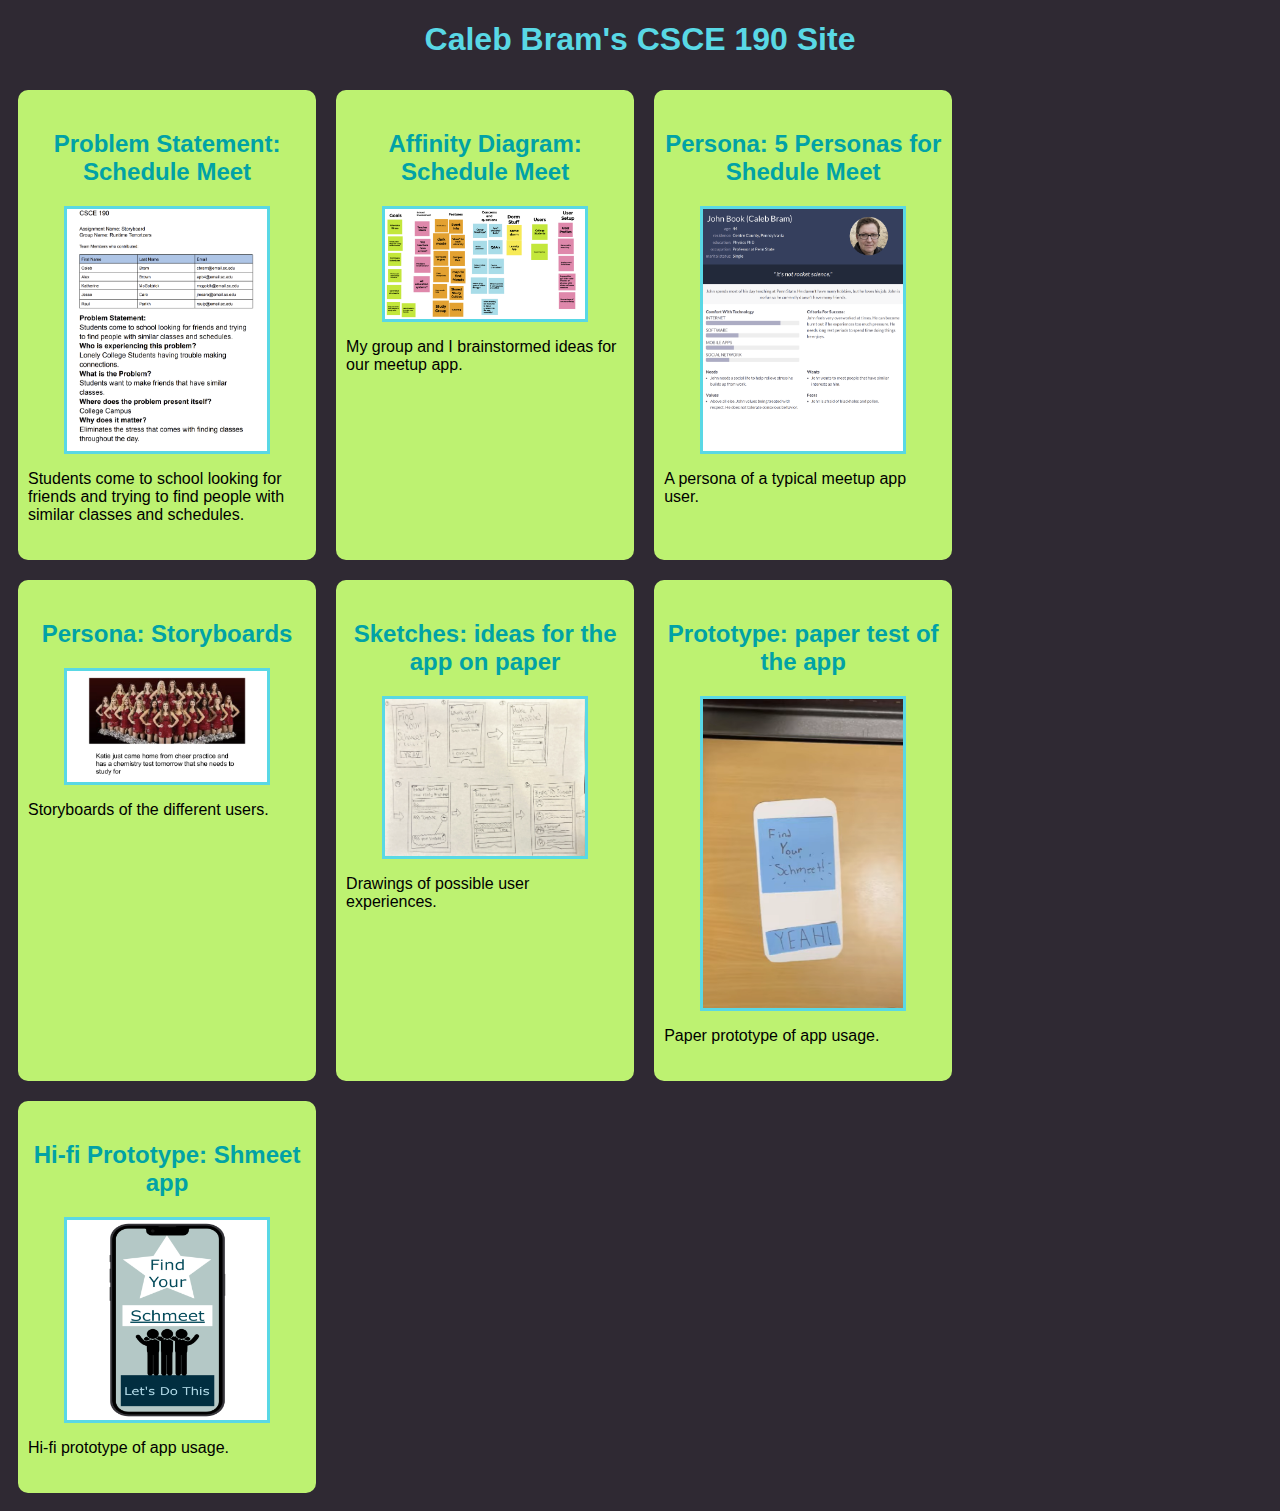
<file: index.html>
<!DOCTYPE html>
<html>
    <head>
        <title>CSCE 190: Caleb Bram</title>
        <link rel="stylesheet" href="styles.css">
    </head>
    <body>
        <h1>Caleb Bram's CSCE 190 Site</h1>

        <div class="assignments">
            <!-- Problem Statement Assignment-->
            <section class="assignment">
                <a href="files/problem-statement.pdf"><h2>Problem Statement: Schedule Meet</h2></a>
                <a href="files/problem-statement.pdf"><img src="Images/Problem Statement Picture.png"></a>
                <p>
                    Students come to school looking for friends and trying to find people with similar classes and schedules.
                </p>
            </section>

            <!-- Affinity Diagram Assignment-->
            <section class="assignment">
                 <a href="files/affinity-diagram.pdf"><h2>Affinity Diagram: Schedule Meet</h2></a>
                <a href="files/affinity-diagram.pdf"><img src="Images/Runtime Terrorizers Affinity Diagram.png"></a>
                <p>
                    My group and I brainstormed ideas for our  meetup app.
                </p>
            </section>

            <!-- Persona Assignment-->
            <section class="assignment">
                <a href="files/Runtime Terrorizers Personas.pdf"><h2>Persona: 5 Personas for Shedule Meet</h2></a>
                <a href="files/Runtime Terrorizers Personas.pdf"><img src="Images/Personas.png"></a>
                <p>
                    A persona of a typical meetup app user.
                </p>
            </section>

            <!-- Story Board Assignment-->
            <section class="assignment">
                <a href="files/Runtime Terrorizers Storyboard Combined.pdf"><h2>Persona: Storyboards</h2></a>
                <a href="files/Runtime Terrorizers Storyboard Combined.pdf"><img src="Images/Runtime Terrorizers Storyboard Picture.png"></a>
                <p>
                    Storyboards of the different users.
                </p>
            </section>

            <!-- Persona Assignment-->
            <section class="assignment">
                <a href="files/sketch.pdf"><h2>Sketches: ideas for the app on paper</h2></a>
                <a href="files/sketch.pdf"><img src="Images/sketch.png"></a>
                <p>
                    Drawings of possible user experiences.
                </p>
            </section>

                <!-- Prototype Assignment-->
            <section class="assignment">
                <a href="https://www.youtube.com/watch?v=sHh3nb0GKdA&t=57s"><h2>Prototype: paper test of the app</h2></a>  
                <a href="https://www.youtube.com/watch?v=sHh3nb0GKdA&t=57s"><img src="Images/paper-prototype.png"></a>
                <p>
                    Paper prototype of app usage.
                </p>
            </section>

            <!-- Low-fi Assignment-->
            <section class="assignment">
                <a href="files/hi-fi Shmeet/preview.html"><h2>Hi-fi Prototype: Shmeet app</h2></a>  
                <a href="files/hi-fi Shmeet/preview.html"><img src="Images/hi-fi.png"></a>
                <p>
                    Hi-fi prototype of app usage.
                </p>
            </section>
        </div>
    </body>
</html>
</file>
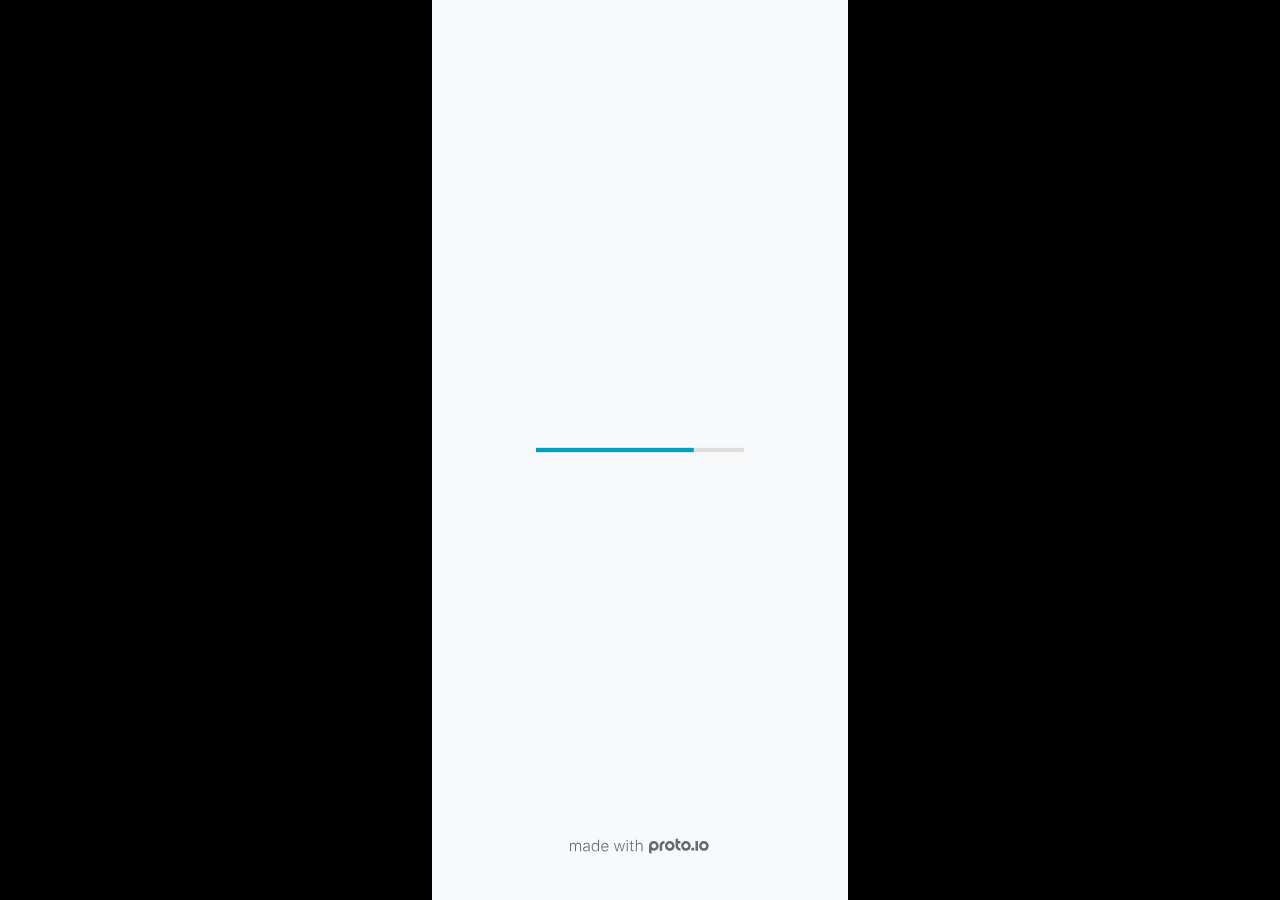
<file: files/hi-fi Shmeet/fullscreen.html>
<!DOCTYPE HTML>
	<head>
		<meta charset="utf-8">

        
			<meta name="HandheldFriendly" content="True">
			<meta name="MobileOptimized" content="390"> 

			
			
			
			<meta name="viewport" content="minimum-scale=1, maximum-scale=1, initial-scale=1, user-scalable=no, shrink-to-fit=no" />

			
				<meta name="apple-mobile-web-app-capable" content="yes" />
				<meta name="apple-mobile-web-app-status-bar-style" content="black-translucent" />
			

			<meta name="format-detection" content="telephone=no">


			

            
            <link rel="icon" sizes="192x192" href="./src/assets/branding/android-icon-hires.png">
            <link rel="icon" sizes="128x128" href="./src/assets/branding/android-icon.png">

            
            <link href="./src/assets/branding/apple-touch-icon-retina180.png" sizes="180x180" rel="apple-touch-icon">

            
            <link href="./src/assets/branding/apple-touch-icon-retina.png" sizes="114x114" rel="apple-touch-icon">

            
            <link href="./src/assets/branding/apple-touch-icon.png" sizes="57x57" rel="apple-touch-icon">

            
            <link href="./src/assets/branding/startup.png" media="(device-width: 320px)" rel="apple-touch-startup-image">

            
            <link href="./src/assets/branding/startup-retina.png" media="(device-width: 320px) and (device-height: 480px) and (-webkit-device-pixel-ratio: 2)" rel="apple-touch-startup-image">

            
            <link href="./src/assets/branding/startup-568.png" media="(device-width: 320px) and (device-height: 568px) and (-webkit-device-pixel-ratio: 2)" rel="apple-touch-startup-image">

            
            <link href="./src/assets/branding/startup-retina-6.png" media="(device-width: 375px) and (device-height: 667px) and (orientation: portrait) and (-webkit-device-pixel-ratio: 2)" rel="apple-touch-startup-image">

            
            <link href="./src/assets/branding/startup-retina-6plus.png" media="(device-width: 414px) and (device-height: 736px) and (orientation: portrait) and (-webkit-device-pixel-ratio: 3)" rel="apple-touch-startup-image">

            
            <link href="./src/assets/branding/startup-retina-6plus-landscape.png" media="(device-width: 414px) and (device-height: 736px) and (orientation: landscape) and (-webkit-device-pixel-ratio: 3)" rel="apple-touch-startup-image">

            
            <link href="./src/assets/branding/startup-ipad.png" media="(device-width: 768px) and (orientation: portrait)" rel="apple-touch-startup-image">

            
            <link href="./src/assets/branding/startup-ipad-landscape.png" media="(device-width: 768px) and (orientation: landscape)" rel="apple-touch-startup-image">

            
            <link href="./src/assets/branding/startup-ipad-retina.png" media="(device-width: 768px) and (orientation: portrait) and (-webkit-device-pixel-ratio: 2)" rel="apple-touch-startup-image">

            
            <link href="./src/assets/branding/startup-ipad-landscape-retina.png" media="(device-width: 768px) and (orientation: landscape) and (-webkit-device-pixel-ratio: 2)" rel="apple-touch-startup-image">

            
            <link href="./src/assets/branding/startup-ipad-pro.png" media="(device-width: 1024px) and (orientation: portrait) and (-webkit-device-pixel-ratio: 2)" rel="apple-touch-startup-image">

            
            <link href="./src/assets/branding/startup-ipad-pro-landscape.png" media="(device-width: 1024px) and (orientation: landscape) and (-webkit-device-pixel-ratio: 2)" rel="apple-touch-startup-image">

			<meta http-equiv="cleartype" content="on"> 


			

		<title>Schmeet! - Proto.io player</title>

		
				<link type="text/css" rel="stylesheet" href="./src/stylesheets/preview-letterbox-min.css">
				<script type="text/javascript" src="./src/scripts/preview-letterbox-min.js"></script>
			

		<script type="text/javascript">
			var prx = window.prx || {};
			prx.letterboxmode = true;
			prx.orientation = 'portrait';
			prx.orientations = {};
			prx.orientations.portrait = 1;
			prx.orientations.landscape = 1;
			prx.project = {};
			prx.project.id = 'd05e4457-3a91-4125-8672-8dbe32eaf59c';
			prx.project.title = 'Schmeet!';
			prx.project.version = 0;
			prx.project.livepreview = 0;
			prx.project.account = "katherinemcgoldrick";
			prx.activePage = {};
			
				prx.user = false;
			
			prx.flashactions = 1;

			prx.device_library = 'ios9';
			prx.device = {
					name: prx.device
					,caption: "iPhone 13"
					,defaultOrientation: 'portrait'
					,portrait_applies: 1 //new
					,portrait: [390,844]
					,landscape_applies: 1 //new
					,landscape: [844,390]
					,allow_orientation_change: 1 && 1 //new

			}

			prx.url.crossmsg = 'https://katherinemcgoldrick.proto.io';
			prx.ver = '6.8.11.0';
			prx.exitFullScreenUrl = 'https://katherinemcgoldrick.proto.io/player/index.cfm?id=d05e4457-3a91-4125-8672-8dbe32eaf59c';
			prx.openURL = '';
			prx.downloadURL = '';

			
		</script>

		

	</head>

	<body>

		
				<iframe id="pio-playerframe" src="./src/index.html" scrolling="NO" style="width: 390px; height: 844px;" webkitAllowFullScreen mozallowfullscreen allowFullScreen allowvr allow="autoplay"></iframe>
				
						<script type="text/javascript">
							// remove parameter from address bar immediately if no changes
							let url = new URL(window.location.href);
							url.searchParams.delete('hc');
							url.searchParams.delete('ap');
							window.history.replaceState({}, document.title, url.toString());
						</script>
					
	</body>

</html>
</file>
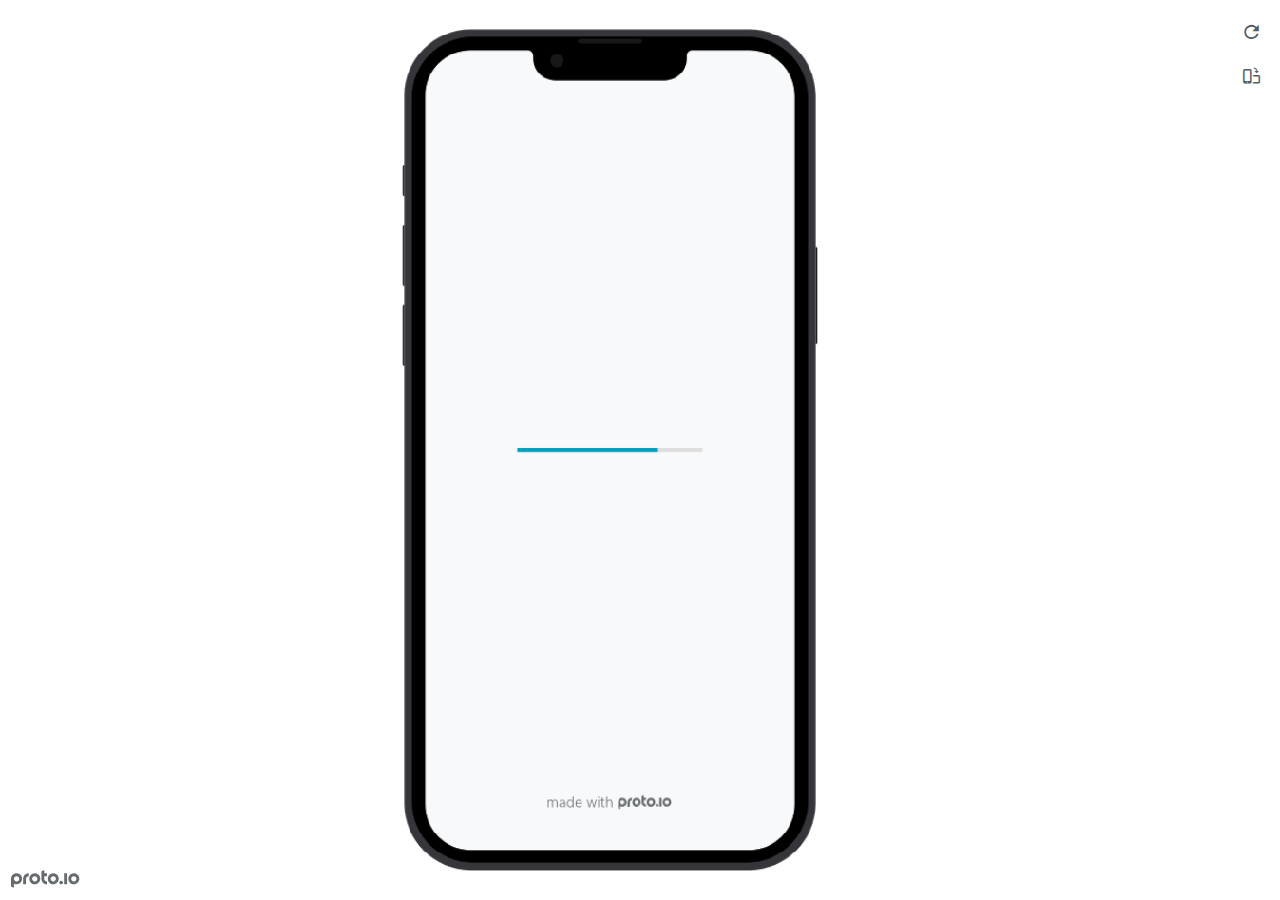
<file: files/hi-fi Shmeet/preview.html>
<!DOCTYPE HTML>
    <head>
    <meta charset="utf-8">

    <title>Schmeet! - Proto.io player</title>

    
				<link type="text/css" rel="stylesheet" href="./src/stylesheets/preview-export-min.css">
				<script type="text/javascript" src="./src/scripts/preview-export-min.js"></script>
			

    <script type="text/javascript">
        var prx = window.prx || {};
        prx.orientation = 'portrait';
        prx.orientations = {};
        prx.orientations.portrait = 1;
        prx.orientations.landscape = 1;
        prx.project = {};
        prx.project.id = 'd05e4457-3a91-4125-8672-8dbe32eaf59c';
        prx.project.title = 'Schmeet!';
        prx.project.version = 0;
        prx.project.livepreview = 0;
        prx.project.account = "katherinemcgoldrick";
        prx.activePage = {};
        prx.usercountry = "us";
        
            prx.user = false;
        
        prx.skin = 'apple-phone-iphone13_13pro-1';
        prx.ver = '6.8.11.0';
        //prx.flashactions = 1;
		prx.flashactions = 1; //we are not using the DB value anymore

        prx.nodejsassetsserver = {};
        prx.nodejsassetsserver.host = ".proto.io";
        prx.nodejsassetsserver.subdomainprefix = "https://a3";
        prx.nodejsassetsserver.maxsubdomains = "20";
        prx.account = "katherinemcgoldrick";
        prx.browserShowScreenshots = 'true';
        prx.url.crossmsg = 'https://katherinemcgoldrick.proto.io';
        prx.playerUrl = 'https://katherinemcgoldrick.proto.io/player/';
        prx.fullScreenUrl = 'https://katherinemcgoldrick.proto.io/player/fullscreen/index.cfm?id=d05e4457-3a91-4125-8672-8dbe32eaf59c';
        prx.spaces = false;
        prx.csrf_token = '0A1F39D6266CEA659675DD0C134BED39F509E56EF91B083013A153D051464981';

        prx.bShowPlayerBetaPrompt = false;

        

    </script>

    

</head>


<body style="background-color:#FFFFFF">

    

    <div class="page-sidebar">
        
        <div class="sidebar-action-buttons">

            
                <span class="header-action-button player-icon-reload embed-icon-reload" id="refresh-preview">
                    <span class="tooltip">Refresh preview</span>
                </span>
                
                    <span  class="header-action-button player-icon-rotate embed-icon-rotate" id="change-orientation">
                        <span class="tooltip">Change orientation</span>
                    </span>
                

            <div class="header-action-button player-icon-enter-fullscreen-mode-icon" id="go-fullscreen">
                <span class="tooltip">Go full screen</span>
            </div>
        </div>

    </div>

    <div id="maincontent" class="portrait">

        <div id="shortcut-pressed-outer">
            <div id="shortcut-pressed"></div>
        </div>
        

			<div class="frame_generic">
				
				<div class="body_generic skin_apple-phone-iphone13_13pro-1 skin-wrapper skin-os-apple skin-device-phone skin-model-iphone13_13pro skin-size-1 skin-color-black skin-orientation-portrait skin-dimensions-390-844">

					<div class="buttons top"></div>
					<div class="detail-top"></div>
					<div class="web-search"></div>
					<div class="buttons left"></div>

					<div class="body_generic_inner">
						
						<iframe id="pio-playerframe" src="./src/index.html" scrolling="NO" style="width: 390px; height: 844px;" webkitAllowFullScreen mozallowfullscreen allowFullScreen allowvr allow="autoplay"></iframe>
						
                                <script type="text/javascript">
                                    // remove parameter from address bar immediately if no changes
                                    let url = new URL(window.location.href);
                                    url.searchParams.delete('hc');
									url.searchParams.delete('ap');
                                    window.history.replaceState({}, document.title, url.toString());
                                </script>
                            
					</div>

					<div class="buttons right"></div>
					<div class="detail-bottom"></div>
				</div>
				
			</div>
		
    </div>

    

    
            <div id="branding"></div>
        
</body>


<script type="text/javascript">
    
</script>
</html>
</file>
<file: styles.css>
body {
    background: #2F2933;
    font-family:Arial, Helvetica, sans-serif;
}

.assignments {
    display: flex;
    flex-wrap: wrap;
}

.assignment {
    width: 22%;
    padding: 20px 10px;
    margin: 10px;
    background-color: #BDF271;
    border-radius: 10px;

}

.assignment img {
    width: 200px;
    margin: 10px;
    border: 3px solid #59D8E5;
    display: block;
    margin: auto;
}

.assignment img:hover {
    border: 3px dashed #2F2933;
}

h1 {
    color: #59D8E5;
    text-align:center;
}

h2 {
    text-align: center;
}

h1:hover {
    color: #BDF271;
}

a {
    text-decoration: none;
    color: #01A2A6;
}

a:hover {
    color: #590232;
}
</file>
<file: files/hi-fi Shmeet/src/stylesheets/preview-letterbox-min.css>
.toaster{position:absolute;right:25px;width:230px;padding:15px;z-index:200;border-radius:2px;background:#00a1c0;transition:top 100ms ease-in, right 150ms ease-in-out}.toaster .icon{display:none;float:left}.toaster .icon.offline{width:22px;height:22px;background-image:url("/images/editor/inextgen-sprite.png?v=6.8.11.0");background-position:-1500px -200px;display:block;background-position:-1500px -200px !important;display:inline-block !important}@media all and (-webkit-min-device-pixel-ratio: 1.5), all and (-o-min-device-pixel-ratio: 3 / 2), all and (min--moz-device-pixel-ratio: 1.5), all and (min-device-pixel-ratio: 1.5){.toaster .icon.offline{background-image:url("/images/editor/inextgen-sprite@2x.png?v=6.8.11.0");background-size:auto 1000px}}.toaster .icon.generic-error,.toaster .icon.timeout-error{width:22px;height:22px;background-image:url("/images/editor/inextgen-sprite.png?v=6.8.11.0");background-position:-1475px -200px;display:block;background-position:-1475px -200px !important;display:inline-block !important}@media all and (-webkit-min-device-pixel-ratio: 1.5), all and (-o-min-device-pixel-ratio: 3 / 2), all and (min--moz-device-pixel-ratio: 1.5), all and (min-device-pixel-ratio: 1.5){.toaster .icon.generic-error,.toaster .icon.timeout-error{background-image:url("/images/editor/inextgen-sprite@2x.png?v=6.8.11.0");background-size:auto 1000px}}.toaster .title-message-container{float:left;width:auto}.toaster .title{color:#fff;margin-bottom:5px;font-size:14px;font-family:-apple-system,BlinkMacSystemFont,"Helvetica Neue","Open Sans",open-sans,sans-serif;font-weight:500;line-height:16px}.toaster .message{font-family:-apple-system,BlinkMacSystemFont,"Helvetica Neue","Open Sans",open-sans,sans-serif;font-weight:400;font-size:12px;line-height:16px;color:#fff}.toaster .message a{color:#00A1C0;text-decoration:none;text-decoration-line:none;text-decoration-style:initial;text-decoration-color:initial;outline:none;outline-color:initial;outline-style:none;outline-width:initial}.toaster .message a:hover{text-decoration:underline}.toaster.no-title .title{display:none}.toaster.no-close .close{display:none}.toaster.include-icon .icon{display:inline-block;width:20px}.toaster.include-icon .title-message-container{float:right;width:257px}.toaster.error{background:#E34F5F}.toaster.warning{background:#FBFAE8}.toaster.warning .close,.toaster.warning .title,.toaster.warning .message{color:#545E65}.toaster.warning .close{background-position:-1900px -400px}.toaster.saving-error{background:#fff;max-width:280px;padding:10px;border-radius:4px;box-shadow:0 0 10px 0 rgba(0,0,0,0.15)}.toaster.saving-error.shake{animation:shake 0.5s;transform:translate3d(0, 0, 0);animation-iteration-count:infinite}.toaster.saving-error .toaster-content-wrapper{display:grid;grid-template-columns:24px auto}.toaster.saving-error .title{color:#363c3e;font-size:12px;line-height:12px}.toaster.saving-error .message{color:#85919a;font-size:12px;line-height:12px}.toaster.notification .message a{color:#fff;text-decoration:underline}.toaster.notification .message a:hover{text-decoration:none}.toaster .close{display:block;position:absolute;top:5px;right:5px;width:15px;height:15px;background-image:url("/images/editor/inextgen-sprite.png?v=6.8.11.0");background-position:-75px -550px;cursor:pointer}@keyframes shake{10%,90%{transform:translate3d(-1px, 0, 0)}20%,80%{transform:translate3d(2px, 0, 0)}30%,50%,70%{transform:translate3d(-4px, 0, 0)}40%,60%{transform:translate3d(4px, 0, 0)}}html,body{background:#000;margin:0;padding:0;width:100%;height:100%;overflow:hidden}iframe{-webkit-transform-origin:0 0;transform-origin:0 0;border:0 none}#go-fullscreen{position:absolute;bottom:0px;right:16px;cursor:pointer;visibility:hidden;background:#fff;width:22px;height:20px;text-align:center;border-radius:4px 4px 0 0;box-shadow:0 -6px 12px 0 rgba(0,0,0,0.06);border:solid 1px #CACDCF;border-width:1px 1px 0px;padding:3px 0px 0px;font-size:12px;color:#545e65}@font-face{font-family:'protoio-player';src:url("../../fonts/protoio-player.eot?v=6.8.11.0")}@font-face{font-family:'protoio-player';src:url("[data-uri]") format("truetype");font-weight:normal;font-style:normal}[class^="player-icon-"],[class*=" player-icon-"]{font-family:'protoio-player' !important;speak:none;font-style:normal;font-weight:normal;font-variant:normal;text-transform:none;line-height:19px;font-size:2.3em;vertical-align:-40%;-webkit-font-smoothing:antialiased;-moz-osx-font-smoothing:grayscale}.player-icon-enter-fullscreen-mode-icon:before{content:"\e916"}.player-icon-exit-fullscreen-mode-icon:before{content:"\e917"}.player-icon-flag:before{content:"\e900"}.player-icon-rotate:before{content:"\e910"}.player-icon-send-to-mobile:before{content:"\e90e"}.player-icon-sign-out:before{content:"\e915"}.player-icon-people:before{content:"\e906"}.player-icon-arrow-down:before{content:"\e901"}.player-icon-arrow-up:before{content:"\e902"}.player-icon-click-effect:before{content:"\e903"}.player-icon-close-light:before{content:"\e913"}.player-icon-dark-skin:before{content:"\e911"}.player-icon-export-to:before{content:"\e905"}.player-icon-light-skin:before{content:"\e912"}.player-icon-link:before{content:"\22"}.player-icon-menu:before{content:"\e907"}.player-icon-mobile-device:before{content:"\e904"}.player-icon-no-skin:before{content:"\e914"}.player-icon-reload:before{content:"\e908"}.player-icon-scan-qr:before{content:"\e90f"}.player-icon-skin-change:before{content:"\e90a"}.player-icon-tap-highlight:before{content:"\e909"}.player-icon-world:before{content:"\57"}.player-icon-zoom-fullscreen:before{content:"\e90b"}.player-icon-zoom-in:before{content:"\e90c"}.player-icon-zoom-out:before{content:"\e90d"}
</file>
<file: files/hi-fi Shmeet/src/stylesheets/preview-export-min.css>
@font-face{font-family:'protoio-embed';src:url("../../fonts/protoio-embed.eot?v=6.8.11.0")}@font-face{font-family:'protoio-embed';src:url("[data-uri]") format("truetype");font-weight:normal;font-style:normal}[class^="embed-icon-"],[class*=" embed-icon-"]{font-family:'protoio-embed' !important;speak:none;font-style:normal;font-weight:normal;font-variant:normal;text-transform:none;line-height:1;-webkit-font-smoothing:antialiased;-moz-osx-font-smoothing:grayscale}.embed-icon-bold:before{content:"\f032"}.embed-icon-italic:before{content:"\f033"}.embed-icon-open-new:before{content:"\e902"}.embed-icon-reload:before{content:"\e900"}.embed-icon-rotate:before{content:"\e901"}.embed-icon-close-x:before{content:"\e903"}.btn{display:inline-block;padding:6px 14px;font-size:11px;font-weight:600;border-radius:2px}.btn-sm{padding:5px 10px;font-size:11px;border-radius:2px}.inline-checkbox,.inline-radio{padding-left:20px;display:inline-block;cursor:pointer}.input-control.checkbox .check{width:12px;height:12px}html{height:100%;width:100%;font-family:'Open Sans','Helvetica Neue', HelveticaNeue, Helvetica, Arial, 'Lucida Grande', sans-serif;font-size:11px}a{outline:0 none}body{display:-webkit-box;-webkit-box-orient:vertical;-webkit-box-pack:center;-webkit-box-align:center;display:-webkit-flexbox;display:-ms-flexbox;display:-webkit-flex;display:flex;-webkit-flex-align:center;-ms-flex-align:center;-webkit-align-items:center;align-items:center;-ms-justify-content:center;-webkit-justify-content:center;justify-content:center;-webkit-flex-direction:column;-ms-flex-direction:column;flex-direction:column;min-width:100%;min-height:100%;-moz-box-sizing:border-box;-webkit-box-sizing:border-box;-o-box-sizing:border-box;box-sizing:border-box}body:not(.no-transitions){-moz-transition:background-color 0.3s ease-in 0s;-webkit-transition:background-color 0.3s ease-in 0s;-o-transition:background-color 0.3s ease-in 0s;transition:background-color 0.3s ease-in 0s}body,ul,li{padding:0;margin:0;border:0}.hidden{display:none !important;visibility:hidden !important}.text-danger{color:#E34F5F}.text-success{color:#61c297}#maincontent{min-width:100%;min-height:100%;clear:both;padding:20px 60px 20px 20px;-moz-box-sizing:border-box;-webkit-box-sizing:border-box;-o-box-sizing:border-box;box-sizing:border-box;position:relative;border:0 solid transparent;display:-webkit-box;-webkit-box-orient:horizontal;-webkit-box-pack:center;-webkit-box-align:center;display:-webkit-flexbox;display:-ms-flexbox;display:-webkit-flex;display:flex;-webkit-flex-align:center;-ms-flex-align:center;-webkit-align-items:center;align-items:center;-ms-justify-content:center;-webkit-justify-content:center;-webkit-box-flex:1;-webkit-flex-grow:1;-ms-flex-grow:1;flex-grow:1;-webkit-transition:border-right 0.3s cubic-bezier(0.33, 1.02, 0.18, 1.4);-moz-transition:border-right 0.3s cubic-bezier(0.33, 1.02, 0.18, 1.4);-o-transition:border-right 0.3s cubic-bezier(0.33, 1.02, 0.18, 1.4);transition:border-right 0.3s cubic-bezier(0.33, 1.02, 0.18, 1.4)}.page-sidebar+#maincontent{border-right:250px solid transparent}.page-sidebar.hide+#maincontent{border-right:0px solid transparent}.frame_generic{margin:auto !important;display:inline-block;margin:0 auto;-ms-transform-origin:center center;-webkit-transform-origin:center center;-o-transform-origin:center center;transform-origin:center center;position:relative}.body_generic.skin-wrapper{position:absolute;-ms-transform-origin:0 0;-webkit-transform-origin:0 0;-o-transform-origin:0 0;transform-origin:0 0}.skin_custom .body_generic,.skin_shared .body_generic{text-align:center}.body_generic iframe{background:#ccc;border:2px solid #000000;-webkit-border-radius:3px;-moz-border-radius:3px;border-radius:3px}.top-header-alert{background-color:#FBFAE8;border:1px solid #F1F1DE;border-width:1px 0 1px 0;padding:15px 0;box-sizing:border-box;font-family:-apple-system,BlinkMacSystemFont,"Helvetica Neue","Open Sans",open-sans,sans-serif;font-weight:400;font-size:12px;line-height:14px;color:#363C3E;color:#545E65;padding:10px 34px 10px 10px;border-top-width:0px;position:relative;font-size:11px;line-height:13px;text-align:center;position:fixed;top:0;left:0;right:0;z-index:2}.top-header-alert.extend-width{margin:0 -25px;padding:15px 25px}.top-header-alert.extend-width.last{margin-bottom:-18px;margin-top:20px}.top-header-alert.add-space-below{margin-bottom:17px}.top-header-alert.toolbox-info{padding:0 25px 5px 25px;background-color:transparent;margin:0 12px;border:0px solid rgba(180,188,191,0.5)}.top-header-alert .caution-icon{background:url(/images/editor/templates-modals/warning-icon.png) no-repeat center center;width:22px;height:22px;background-image:url("/images/editor/inextgen-sprite.png?v=6.8.11.0");background-position:-425px 0px;display:block;margin-right:9px;-ms-flex-shrink:0;-webkit-flex-shrink:0;flex-shrink:0;float:left}@media all and (-webkit-min-device-pixel-ratio: 1.5), all and (-o-min-device-pixel-ratio: 3 / 2), all and (min--moz-device-pixel-ratio: 1.5), all and (min-device-pixel-ratio: 1.5){.top-header-alert .caution-icon{background-image:url("/images/editor/inextgen-sprite@2x.png?v=6.8.11.0");background-size:auto 1000px}}.top-header-alert .caution-text{height:22px;font-weight:700;display:-webkit-box;display:-moz-box;display:-ms-flexbox;display:-webkit-flex;display:flex;-ms-align-items:center;-webkit-align-items:center;align-items:center;-ms-box-align:center;-webkit-box-align:center;box-align:center;-ms-flex-align:center;-webkit-flex-align:center;flex-align:center;margin-bottom:6px}.top-header-alert .caution-text:before,.top-header-alert .caution-text:after{content:'';display:table}.top-header-alert .caution-text:after{clear:both}.top-header-alert .close-btn{position:absolute;right:10px;top:10px;width:14px;height:14px;background-image:url("/images/editor/inextgen-sprite.png?v=6.8.11.0");background-position:-1450px -400px;display:block;cursor:pointer}.top-header-alert .close-btn:hover,.top-header-alert .close-btn:focus{background-position:-1450px -425px}.top-header-alert .close-btn.active,.top-header-alert .close-btn.selected{background-position:-1450px -450px}.top-header-alert .close-btn.disabled{background-position:-1450px -475px;cursor:default;pointer-events:none}@media all and (-webkit-min-device-pixel-ratio: 1.5), all and (-o-min-device-pixel-ratio: 3 / 2), all and (min--moz-device-pixel-ratio: 1.5), all and (min-device-pixel-ratio: 1.5){.top-header-alert .close-btn{background-image:url("/images/editor/inextgen-sprite@2x.png?v=6.8.11.0");background-size:auto 1000px}}.top-header-alert .link{color:#00a1c0;cursor:pointer}.top-header-alert .link:hover{color:#00758C}.top-header-alert.link{cursor:pointer}.top-header-alert.error{background-color:#FEF5F6}.top-header-alert.info{background-color:#E5F5F8}.top-header-alert a,.top-header-alert a:active,.top-header-alert a:visited{color:#00A1C0}.top-header-alert ~ .page-sidebar{top:34px}.top-header-alert ~ #maincontent{border-top:34px solid transparent}#eventCaller{display:none}#branding{position:fixed;bottom:10px;left:10px;right:auto;width:107px;height:42px;background:no-repeat bottom left;background-size:contain;-webkit-transition:right 0.3s cubic-bezier(0.33, 1.02, 0.18, 1.4),width 0.2s cubic-bezier(0.33, 1.02, 0.18, 1.4) 1s,height 0.2s cubic-bezier(0.33, 1.02, 0.18, 1.4) 1s;-moz-transition:right 0.3s cubic-bezier(0.33, 1.02, 0.18, 1.4),width 0.2s cubic-bezier(0.33, 1.02, 0.18, 1.4) 1s,height 0.2s cubic-bezier(0.33, 1.02, 0.18, 1.4) 1s;-o-transition:right 0.3s cubic-bezier(0.33, 1.02, 0.18, 1.4),width 0.2s cubic-bezier(0.33, 1.02, 0.18, 1.4) 1s,height 0.2s cubic-bezier(0.33, 1.02, 0.18, 1.4) 1s;transition:right 0.3s cubic-bezier(0.33, 1.02, 0.18, 1.4),width 0.2s cubic-bezier(0.33, 1.02, 0.18, 1.4) 1s,height 0.2s cubic-bezier(0.33, 1.02, 0.18, 1.4) 1s}#branding[style=""],#branding:not([style]){width:70px;height:20px;background-image:url("/images/player/player-logo.svg?v=6.8.11.0");background-size:160px auto;background-position:-90px 0}@media all and (-webkit-min-device-pixel-ratio: 1.5), all and (-o-min-device-pixel-ratio: 3 / 2), all and (min--moz-device-pixel-ratio: 1.5), all and (min-device-pixel-ratio: 1.5){#branding[style=""],#branding:not([style]){background-image:url("/images/player/player-logo@2x.svg?v=6.8.11.0")}}#branding[style=""].dark-bg,#branding:not([style]).dark-bg{background-position:-90px -21px}body.annotationmode #branding[style=""],body.annotationmode #branding:not([style]){background-position:-90px -21px}.sidebar-action-buttons{position:absolute;right:260px;top:15px;height:100%;-webkit-user-select:none;-moz-user-select:none;-ms-user-select:none}.sidebar-action-buttons a{text-decoration:none}.header-action-button{display:inline-block;border-radius:4px;margin:15px 0 0;cursor:pointer;position:relative;text-align:center;color:#545E65;font-size:3em;line-height:normal}.header-action-button.dark-bg{color:#ffffff}.header-action-button:hover,#color-choice .selected{color:#4d5254}.header-action-button.active,body.annotationmode .header-action-button.active{color:#00a1c0}#change-orientation .tooltip{width:100px}#refresh-preview{margin-top:12px}#open-prto-link+#refresh-preview{margin-top:14px}#refresh-preview .tooltip{width:85px}.skin-wrapper{display:inline-block;position:relative}.skin-wrapper #pio-playerframe{display:block;background:#FFFFFF;background-repeat:no-repeat;background-size:contain;background-position:50% 50%}.skin-wrapper div::after,.skin-wrapper div::before{content:"";display:block;position:relative}.skin-wrapper .detail-top,.skin-wrapper .detail-bottom{position:absolute;margin:0 auto}.skin-wrapper .buttons{position:absolute;z-index:-1}.skin-wrapper .web-search{display:none}.skin-wrapper .body_generic_inner{overflow:hidden}.skin-wrapper.skin_none #pio-playerframe,.skin-wrapper.skin-color-none #pio-playerframe,.skin-wrapper.skin_custom #pio-playerframe,.skin-wrapper.skin_theme #pio-playerframe{border-width:0 !important;border-radius:0 !important}.skin-wrapper.skin_none,.skin-wrapper.skin-color-none,.skin-wrapper.skin_custom,.skin-wrapper.skin_theme{box-shadow:none !important}.skin-wrapper.skin_theme .body_generic_inner{background-size:100%;background-position:center center;background-repeat:no-repeat}.skin-wrapper.skin-color-white.skin_custom,.skin-wrapper.skin-color-white.skin_shared{box-shadow:none}.skin-wrapper.skin_custom #pio-playerframe{background:transparent}.skin-wrapper.skin_custom .detail-top{pointer-events:none}.skin-wrapper.skin-os-apple.skin-device-tablet{box-shadow:none}.skin-wrapper.skin-os-android.skin-device-wear.skin-color-white #pio-playerframe{border-color:#aaa !important}.skin-wrapper.skin-os-web #pio-playerframe{border:none !important}.skin-wrapper.zoomed  #pio-playerframe{border-radius:0 !important}.skin-os-apple{background-color:#444}.skin-os-apple .detail-bottom{border-radius:50%;left:50%}.skin-os-apple .buttons,.skin-os-apple .buttons::before,.skin-os-apple .buttons::after{background-color:#333}.skin-os-apple.skin-orientation-landscape .detail-bottom{top:50%;bottom:auto}.skin-os-apple.skin-color-white:not(.skin-device-watch){background-color:#fafafa !important}.skin-os-apple.skin-color-white:not(.skin-device-watch) .detail-top,.skin-os-apple.skin-color-white:not(.skin-device-watch).skin-device-phone .detail-top::before,.skin-os-apple.skin-color-white:not(.skin-device-watch).skin-device-phone .detail-top::after,.skin-os-apple.skin-color-white:not(.skin-device-watch) .detail-bottom{border-color:#aaa !important}.skin-os-apple.skin-color-white:not(.skin-device-watch) .buttons,.skin-os-apple.skin-color-white:not(.skin-device-watch) .buttons::before,.skin-os-apple.skin-color-white:not(.skin-device-watch) .buttons::after{background-color:#aaa !important}.skin-os-apple.skin-device-watch .buttons,.skin-os-apple.skin-device-watch .detail-top,.skin-os-apple.skin-device-watch .detail-bottom{display:none}.skin-os-apple.skin-device-watch #pio-playerframe{margin:74px 95px !important}.skin-os-apple.skin-device-watch.skin-model-38mm{background:url("/images/player/skins/apple_watch_skin_38mm.png") no-repeat center center}.skin-os-apple.skin-device-watch.skin-model-42mm{background:url("/images/player/skins/apple_watch_skin_42mm.png") no-repeat center center}.skin-os-apple.skin-device-watch.skin-model-40mm{background:url("/images/player/skins/apple_watch_skin_40mm.png") no-repeat center center}.skin-os-apple.skin-device-watch.skin-model-40mm #pio-playerframe{-webkit-clip-path:inset(6px 6px 6px 6px round 63px);clip-path:inset(6px 6px 6px 6px round 63px)}.skin-os-apple.skin-device-watch.skin-model-44mm{background:url("/images/player/skins/apple_watch_skin_44mm.png") no-repeat center center}.skin-os-apple.skin-device-watch.skin-model-44mm #pio-playerframe{-webkit-clip-path:inset(6px 6px 6px 6px round 63px);clip-path:inset(6px 6px 6px 6px round 63px)}.skin-os-apple.skin-device-phone .detail-top{border-radius:50%;left:50%}.skin-os-apple.skin-device-phone .detail-top::before{border-radius:50%;float:left;display:none}.skin-os-apple.skin-device-phone .buttons.top{width:16%;right:17%}.skin-os-apple.skin-device-phone .buttons.left{height:4%;top:14%}.skin-os-apple.skin-device-phone .buttons.left:before{top:236%}.skin-os-apple.skin-device-phone .buttons.left:after{top:446%}.skin-os-apple.skin-device-phone .buttons.left:before,.skin-os-apple.skin-device-phone .buttons.left:after{height:78%}.skin-os-apple.skin-device-phone .buttons.left,.skin-os-apple.skin-device-phone .buttons.left:before,.skin-os-apple.skin-device-phone .buttons.left:after{position:absolute}.skin-os-apple.skin-device-phone.skin-orientation-landscape .detail-top{top:50% !important;left:auto}.skin-os-apple.skin-device-phone.skin-orientation-landscape .buttons.top{height:16% !important;top:auto !important}.skin-os-apple.skin-device-phone.skin-orientation-landscape .buttons.left{width:4% !important;right:14%;left:auto !important}.skin-os-apple.skin-device-phone.skin-orientation-landscape .buttons.left::before{right:236%;top:auto}.skin-os-apple.skin-device-phone.skin-orientation-landscape .buttons.left::after{right:446%;top:auto}.skin-os-apple.skin-device-phone.skin-orientation-landscape .buttons.left::before,.skin-os-apple.skin-device-phone.skin-orientation-landscape .buttons.left::after{width:78% !important}.skin-os-apple.skin-device-phone.skin-model-iphone3 .detail-top::before,.skin-os-apple.skin-device-phone.skin-model-iphone3 .detail-top::after{content:none}.skin-os-apple.skin-device-phone.skin-model-iphone3 .buttons.left{height:5%;top:9%}.skin-os-apple.skin-device-phone.skin-model-iphone3 .buttons.left::before{top:162%;height:133%}.skin-os-apple.skin-device-phone.skin-model-iphone3 .buttons.left::after{top:392%;height:133%}.skin-os-apple.skin-device-phone.skin-model-iphone3.skin-orientation-landscape .detail-top::before,.skin-os-apple.skin-device-phone.skin-model-iphone3.skin-orientation-landscape .detail-top::after{content:none}.skin-os-apple.skin-device-phone.skin-model-iphone3.skin-orientation-landscape .buttons.top{top:auto}.skin-os-apple.skin-device-phone.skin-model-iphone3.skin-orientation-landscape .buttons.left{width:5% !important;right:9%}.skin-os-apple.skin-device-phone.skin-model-iphone3.skin-orientation-landscape .buttons.left::before{right:162%}.skin-os-apple.skin-device-phone.skin-model-iphone3.skin-orientation-landscape .buttons.left::after{right:392%}.skin-os-apple.skin-device-phone.skin-model-iphone3.skin-orientation-landscape .buttons.left::before,.skin-os-apple.skin-device-phone.skin-model-iphone3.skin-orientation-landscape .buttons.left::after{top:auto;width:133% !important}.skin-os-apple.skin-device-phone.skin-model-iphone4 .detail-top::before{content:none}.skin-os-apple.skin-device-phone.skin-model-iphone4 .detail-top::after{border-radius:50% !important}.skin-os-apple.skin-device-phone.skin-model-iphone4 .buttons.left{top:9%}.skin-os-apple.skin-device-phone.skin-model-iphone4 .buttons.left::before{top:273%}.skin-os-apple.skin-device-phone.skin-model-iphone4 .buttons.left::after{top:493%}.skin-os-apple.skin-device-phone.skin-model-iphone4.skin-orientation-landscape .detail-top::before{content:none}.skin-os-apple.skin-device-phone.skin-model-iphone4.skin-orientation-landscape .detail-top::after{top:auto}.skin-os-apple.skin-device-phone.skin-model-iphone4.skin-orientation-landscape .detail-bottom{margin-left:0}.skin-os-apple.skin-device-phone.skin-model-iphone4.skin-orientation-landscape .buttons.left{right:9%}.skin-os-apple.skin-device-phone.skin-model-iphone4.skin-orientation-landscape .buttons.left::before{right:273%;top:auto}.skin-os-apple.skin-device-phone.skin-model-iphone4.skin-orientation-landscape .buttons.left::after{right:493%;top:auto}.skin-os-apple.skin-device-phone.skin-model-iphone6 .buttons.top,.skin-os-apple.skin-device-phone.skin-size-1.skin-model-iphone6plus .buttons.top,.skin-os-apple.skin-device-phone.skin-size-2.skin-model-iphone6plus .buttons.top,.skin-os-apple.skin-device-phone.skin-size-3.skin-model-iphone6plus .buttons.top,.skin-os-apple.skin-device-phone.skin-size-4.skin-model-iphone6plus .buttons.top{display:none}.skin-os-apple.skin-device-phone.skin-model-iphone6 .detail-top::before,.skin-os-apple.skin-device-phone.skin-size-1.skin-model-iphone6plus .detail-top::before,.skin-os-apple.skin-device-phone.skin-size-2.skin-model-iphone6plus .detail-top::before,.skin-os-apple.skin-device-phone.skin-size-3.skin-model-iphone6plus .detail-top::before,.skin-os-apple.skin-device-phone.skin-size-4.skin-model-iphone6plus .detail-top::before{display:block}.skin-os-apple.skin-device-phone.skin-model-iphone6 .buttons.left::before,.skin-os-apple.skin-device-phone.skin-size-1.skin-model-iphone6plus .buttons.left::before,.skin-os-apple.skin-device-phone.skin-size-2.skin-model-iphone6plus .buttons.left::before,.skin-os-apple.skin-device-phone.skin-size-3.skin-model-iphone6plus .buttons.left::before,.skin-os-apple.skin-device-phone.skin-size-4.skin-model-iphone6plus .buttons.left::before{top:202%}.skin-os-apple.skin-device-phone.skin-model-iphone6 .buttons.left::after,.skin-os-apple.skin-device-phone.skin-size-1.skin-model-iphone6plus .buttons.left::after,.skin-os-apple.skin-device-phone.skin-size-2.skin-model-iphone6plus .buttons.left::after,.skin-os-apple.skin-device-phone.skin-size-3.skin-model-iphone6plus .buttons.left::after,.skin-os-apple.skin-device-phone.skin-size-4.skin-model-iphone6plus .buttons.left::after{top:407%}.skin-os-apple.skin-device-phone.skin-model-iphone6 .buttons.left::before,.skin-os-apple.skin-device-phone.skin-size-1.skin-model-iphone6plus .buttons.left::before,.skin-os-apple.skin-device-phone.skin-size-2.skin-model-iphone6plus .buttons.left::before,.skin-os-apple.skin-device-phone.skin-size-3.skin-model-iphone6plus .buttons.left::before,.skin-os-apple.skin-device-phone.skin-size-4.skin-model-iphone6plus .buttons.left::before,.skin-os-apple.skin-device-phone.skin-model-iphone6 .buttons.left::after,.skin-os-apple.skin-device-phone.skin-size-1.skin-model-iphone6plus .buttons.left::after,.skin-os-apple.skin-device-phone.skin-size-2.skin-model-iphone6plus .buttons.left::after,.skin-os-apple.skin-device-phone.skin-size-3.skin-model-iphone6plus .buttons.left::after,.skin-os-apple.skin-device-phone.skin-size-4.skin-model-iphone6plus .buttons.left::after{height:170%}.skin-os-apple.skin-device-phone.skin-model-iphone6.skin-orientation-landscape .detail-top::before,.skin-os-apple.skin-device-phone.skin-orientation-landscape.skin-size-1.skin-model-iphone6plus .detail-top::before,.skin-os-apple.skin-device-phone.skin-orientation-landscape.skin-size-2.skin-model-iphone6plus .detail-top::before,.skin-os-apple.skin-device-phone.skin-orientation-landscape.skin-size-3.skin-model-iphone6plus .detail-top::before,.skin-os-apple.skin-device-phone.skin-orientation-landscape.skin-size-4.skin-model-iphone6plus .detail-top::before{top:auto}.skin-os-apple.skin-device-phone.skin-model-iphone6.skin-orientation-landscape .detail-top::after,.skin-os-apple.skin-device-phone.skin-orientation-landscape.skin-size-1.skin-model-iphone6plus .detail-top::after,.skin-os-apple.skin-device-phone.skin-orientation-landscape.skin-size-2.skin-model-iphone6plus .detail-top::after,.skin-os-apple.skin-device-phone.skin-orientation-landscape.skin-size-3.skin-model-iphone6plus .detail-top::after,.skin-os-apple.skin-device-phone.skin-orientation-landscape.skin-size-4.skin-model-iphone6plus .detail-top::after{top:auto !important}.skin-os-apple.skin-device-phone.skin-model-iphone6.skin-orientation-landscape .detail-bottom,.skin-os-apple.skin-device-phone.skin-orientation-landscape.skin-size-1.skin-model-iphone6plus .detail-bottom,.skin-os-apple.skin-device-phone.skin-orientation-landscape.skin-size-2.skin-model-iphone6plus .detail-bottom,.skin-os-apple.skin-device-phone.skin-orientation-landscape.skin-size-3.skin-model-iphone6plus .detail-bottom,.skin-os-apple.skin-device-phone.skin-orientation-landscape.skin-size-4.skin-model-iphone6plus .detail-bottom{margin-left:0 !important}.skin-os-apple.skin-device-phone.skin-model-iphone6.skin-orientation-landscape .buttons.left::before,.skin-os-apple.skin-device-phone.skin-orientation-landscape.skin-size-1.skin-model-iphone6plus .buttons.left::before,.skin-os-apple.skin-device-phone.skin-orientation-landscape.skin-size-2.skin-model-iphone6plus .buttons.left::before,.skin-os-apple.skin-device-phone.skin-orientation-landscape.skin-size-3.skin-model-iphone6plus .buttons.left::before,.skin-os-apple.skin-device-phone.skin-orientation-landscape.skin-size-4.skin-model-iphone6plus .buttons.left::before{right:227%;top:auto !important}.skin-os-apple.skin-device-phone.skin-model-iphone6.skin-orientation-landscape .buttons.left::after,.skin-os-apple.skin-device-phone.skin-orientation-landscape.skin-size-1.skin-model-iphone6plus .buttons.left::after,.skin-os-apple.skin-device-phone.skin-orientation-landscape.skin-size-2.skin-model-iphone6plus .buttons.left::after,.skin-os-apple.skin-device-phone.skin-orientation-landscape.skin-size-3.skin-model-iphone6plus .buttons.left::after,.skin-os-apple.skin-device-phone.skin-orientation-landscape.skin-size-4.skin-model-iphone6plus .buttons.left::after{right:459%;top:auto !important}.skin-os-apple.skin-device-phone.skin-model-iphone6.skin-orientation-landscape .buttons.left::before,.skin-os-apple.skin-device-phone.skin-orientation-landscape.skin-size-1.skin-model-iphone6plus .buttons.left::before,.skin-os-apple.skin-device-phone.skin-orientation-landscape.skin-size-2.skin-model-iphone6plus .buttons.left::before,.skin-os-apple.skin-device-phone.skin-orientation-landscape.skin-size-3.skin-model-iphone6plus .buttons.left::before,.skin-os-apple.skin-device-phone.skin-orientation-landscape.skin-size-4.skin-model-iphone6plus .buttons.left::before,.skin-os-apple.skin-device-phone.skin-model-iphone6.skin-orientation-landscape .buttons.left::after,.skin-os-apple.skin-device-phone.skin-orientation-landscape.skin-size-1.skin-model-iphone6plus .buttons.left::after,.skin-os-apple.skin-device-phone.skin-orientation-landscape.skin-size-2.skin-model-iphone6plus .buttons.left::after,.skin-os-apple.skin-device-phone.skin-orientation-landscape.skin-size-3.skin-model-iphone6plus .buttons.left::after,.skin-os-apple.skin-device-phone.skin-orientation-landscape.skin-size-4.skin-model-iphone6plus .buttons.left::after{width:180% !important}.skin-os-apple.skin-device-phone.skin-model-iphone6.skin-orientation-landscape .buttons.right,.skin-os-apple.skin-device-phone.skin-orientation-landscape.skin-size-1.skin-model-iphone6plus .buttons.right,.skin-os-apple.skin-device-phone.skin-orientation-landscape.skin-size-2.skin-model-iphone6plus .buttons.right,.skin-os-apple.skin-device-phone.skin-orientation-landscape.skin-size-3.skin-model-iphone6plus .buttons.right,.skin-os-apple.skin-device-phone.skin-orientation-landscape.skin-size-4.skin-model-iphone6plus .buttons.right{top:auto !important}.skin-os-apple.skin-device-phone.skin-model-iphone6plus .buttons.left::before{top:215% !important}.skin-os-apple.skin-device-phone.skin-model-iphone6plus .buttons.left::after{top:444% !important}.skin-os-apple.skin-device-phone.skin-model-iphone6plus .buttons.left::before,.skin-os-apple.skin-device-phone.skin-model-iphone6plus .buttons.left::after{height:184% !important}.skin-os-apple.skin-device-phone.skin-model-iphone6plus.skin-orientation-landscape .detail-top::before{top:auto !important}.skin-os-apple.skin-device-phone.skin-model-iphone8 .buttons.top,.skin-os-apple.skin-device-phone.skin-model-iphone8plus .buttons.top{display:none}.skin-os-apple.skin-device-phone.skin-model-iphone8 .buttons.left,.skin-os-apple.skin-device-phone.skin-model-iphone8plus .buttons.left{top:12.8%}.skin-os-apple.skin-device-phone.skin-model-iphone8 .buttons.left:before,.skin-os-apple.skin-device-phone.skin-model-iphone8plus .buttons.left:before,.skin-os-apple.skin-device-phone.skin-model-iphone8 .buttons.left:after,.skin-os-apple.skin-device-phone.skin-model-iphone8plus .buttons.left:after{height:182%}.skin-os-apple.skin-device-phone.skin-model-iphone8 .buttons.left:before,.skin-os-apple.skin-device-phone.skin-model-iphone8plus .buttons.left:before{top:219%}.skin-os-apple.skin-device-phone.skin-model-iphone8 .buttons.left:after,.skin-os-apple.skin-device-phone.skin-model-iphone8plus .buttons.left:after{top:446%}.skin-os-apple.skin-device-phone.skin-model-iphone8 .buttons.right,.skin-os-apple.skin-device-phone.skin-model-iphone8plus .buttons.right{height:7.7%;top:21.3%}.skin-os-apple.skin-device-phone.skin-model-iphone8 .buttons.right:before,.skin-os-apple.skin-device-phone.skin-model-iphone8plus .buttons.right:before,.skin-os-apple.skin-device-phone.skin-model-iphone8 .buttons.right:after,.skin-os-apple.skin-device-phone.skin-model-iphone8plus .buttons.right:after{display:none}.skin-os-apple.skin-device-phone.skin-model-iphone8.skin-orientation-landscape .buttons.left,.skin-os-apple.skin-device-phone.skin-orientation-landscape.skin-model-iphone8plus .buttons.left{right:12.9%}.skin-os-apple.skin-device-phone.skin-model-iphone8.skin-orientation-landscape .buttons.left:before,.skin-os-apple.skin-device-phone.skin-orientation-landscape.skin-model-iphone8plus .buttons.left:before,.skin-os-apple.skin-device-phone.skin-model-iphone8.skin-orientation-landscape .buttons.left:after,.skin-os-apple.skin-device-phone.skin-orientation-landscape.skin-model-iphone8plus .buttons.left:after{width:182% !important;top:auto}.skin-os-apple.skin-device-phone.skin-model-iphone8.skin-orientation-landscape .buttons.left:before,.skin-os-apple.skin-device-phone.skin-orientation-landscape.skin-model-iphone8plus .buttons.left:before{right:214%}.skin-os-apple.skin-device-phone.skin-model-iphone8.skin-orientation-landscape .buttons.left:after,.skin-os-apple.skin-device-phone.skin-orientation-landscape.skin-model-iphone8plus .buttons.left:after{right:446%}.skin-os-apple.skin-device-phone.skin-model-iphone8.skin-orientation-landscape .buttons.right,.skin-os-apple.skin-device-phone.skin-orientation-landscape.skin-model-iphone8plus .buttons.right{width:7.5% !important;top:auto;right:21.4% !important}.skin-os-apple.skin-device-phone.skin-model-iphone8plus .buttons.left{height:3.5%;top:11.9%}.skin-os-apple.skin-device-phone.skin-model-iphone8plus .buttons.left:before,.skin-os-apple.skin-device-phone.skin-model-iphone8plus .buttons.left:after{height:187%}.skin-os-apple.skin-device-phone.skin-model-iphone8plus .buttons.left:before{top:209%}.skin-os-apple.skin-device-phone.skin-model-iphone8plus .buttons.left:after{top:440%}.skin-os-apple.skin-device-phone.skin-model-iphone8plus .buttons.right{height:6.5%;top:19.3%}.skin-os-apple.skin-device-phone.skin-model-iphone8plus.skin-orientation-landscape .buttons.left{right:11.5%}.skin-os-apple.skin-device-phone.skin-model-iphone8plus.skin-orientation-landscape .buttons.left:before,.skin-os-apple.skin-device-phone.skin-model-iphone8plus.skin-orientation-landscape .buttons.left:after{width:164% !important}.skin-os-apple.skin-device-phone.skin-model-iphone8plus.skin-orientation-landscape .buttons.left:before{right:190%}.skin-os-apple.skin-device-phone.skin-model-iphone8plus.skin-orientation-landscape .buttons.left:after{right:390%}.skin-os-apple.skin-device-phone.skin-model-iphone8plus.skin-orientation-landscape .buttons.right{width:6.5% !important;right:19.1% !important}.skin-os-apple.skin-device-phone.skin-model-iphoneX{background:none}.skin-os-apple.skin-device-phone.skin-model-iphoneX .detail-top{position:absolute;top:50% !important;left:50% !important;pointer-events:none;border-radius:0px;border:none !important;z-index:99;transform:translateX(-50%) translateY(-50%) !important}.skin-os-apple.skin-device-phone.skin-model-iphoneX .detail-top:before,.skin-os-apple.skin-device-phone.skin-model-iphoneX .detail-top:after{content:'';display:none}.skin-os-apple.skin-device-phone.skin-model-iphoneX #pio-playerframe{background:black}.skin-os-apple.skin-device-phone.skin-model-iphoneX.skin-dimensions-896-414 .detail-top,.skin-os-apple.skin-device-phone.skin-model-iphoneX.skin-dimensions-1792-828 .detail-top,.skin-os-apple.skin-device-phone.skin-model-iphoneX.skin-dimensions-2688-1242 .detail-top,.skin-os-apple.skin-device-phone.skin-model-iphoneX.skin-dimensions-414-896 .detail-top,.skin-os-apple.skin-device-phone.skin-model-iphoneX.skin-dimensions-828-1792 .detail-top,.skin-os-apple.skin-device-phone.skin-model-iphoneX.skin-dimensions-1242-2688 .detail-top{background:url("/images/player/skins/iPhoneXR-XSmax.svg") no-repeat center center}.skin-os-apple.skin-device-phone.skin-model-iphoneX.skin-dimensions-896-414 .detail-top,.skin-os-apple.skin-device-phone.skin-model-iphoneX.skin-dimensions-414-896 .detail-top{background-size:470px 946px !important;width:470px !important;height:946px !important}.skin-os-apple.skin-device-phone.skin-model-iphoneX.skin-dimensions-828-1792 .detail-top,.skin-os-apple.skin-device-phone.skin-model-iphoneX.skin-dimensions-1792-828 .detail-top{background-size:940px 1892px !important;width:940px !important;height:1892px !important}.skin-os-apple.skin-device-phone.skin-model-iphoneX.skin-dimensions-1242-2688 .detail-top,.skin-os-apple.skin-device-phone.skin-model-iphoneX.skin-dimensions-2688-1242 .detail-top{background-size:1410px 2838px !important;width:1410px !important;height:2838px !important}.skin-os-apple.skin-device-phone.skin-model-iphoneX.skin-dimensions-812-375 .detail-top,.skin-os-apple.skin-device-phone.skin-model-iphoneX.skin-dimensions-1624-750 .detail-top,.skin-os-apple.skin-device-phone.skin-model-iphoneX.skin-dimensions-2436-1125 .detail-top,.skin-os-apple.skin-device-phone.skin-model-iphoneX.skin-dimensions-375-812 .detail-top,.skin-os-apple.skin-device-phone.skin-model-iphoneX.skin-dimensions-750-1624 .detail-top,.skin-os-apple.skin-device-phone.skin-model-iphoneX.skin-dimensions-1125-2436 .detail-top{background:url("/images/player/skins/iPhoneX-XS.svg") no-repeat center center}.skin-os-apple.skin-device-phone.skin-model-iphoneX.skin-dimensions-812-375 .detail-top,.skin-os-apple.skin-device-phone.skin-model-iphoneX.skin-dimensions-375-812 .detail-top{background-size:431px 862px !important;width:431px !important;height:862px !important}.skin-os-apple.skin-device-phone.skin-model-iphoneX.skin-dimensions-1624-750 .detail-top,.skin-os-apple.skin-device-phone.skin-model-iphoneX.skin-dimensions-750-1624 .detail-top{background-size:862px 1724px !important;width:862px !important;height:1724px !important}.skin-os-apple.skin-device-phone.skin-model-iphoneX.skin-dimensions-2436-1125 .detail-top,.skin-os-apple.skin-device-phone.skin-model-iphoneX.skin-dimensions-1125-2436 .detail-top{background-size:1293px 2586px !important;width:1293px !important;height:2586px !important}.skin-os-apple.skin-device-phone.skin-model-iphoneX .detail-bottom{display:none}.skin-os-apple.skin-device-phone.skin-model-iphoneX .buttons.top{display:none}.skin-os-apple.skin-device-phone.skin-model-iphoneX .buttons.left{display:none}.skin-os-apple.skin-device-phone.skin-model-iphoneX .buttons.right{display:none}.skin-os-apple.skin-device-phone.skin-model-iphoneX.skin-orientation-landscape .detail-top{right:auto !important;transform-origin:top left;transform:rotate(270deg) translateX(-50%) translateY(-50%) !important}.skin-os-apple.skin-device-phone.skin-model-iphone12promax,.skin-os-apple.skin-device-phone.skin-model-iphone12_12pro,.skin-os-apple.skin-device-phone.skin-model-iphone12mini{background:none}.skin-os-apple.skin-device-phone.skin-model-iphone12promax .detail-top,.skin-os-apple.skin-device-phone.skin-model-iphone12_12pro .detail-top,.skin-os-apple.skin-device-phone.skin-model-iphone12mini .detail-top{position:absolute;top:50% !important;left:50% !important;pointer-events:none;border-radius:0px;border:none !important;z-index:99;transform:translateX(-50%) translateY(-50%) !important}.skin-os-apple.skin-device-phone.skin-model-iphone12promax .detail-top:before,.skin-os-apple.skin-device-phone.skin-model-iphone12promax .detail-top:after,.skin-os-apple.skin-device-phone.skin-model-iphone12_12pro .detail-top:before,.skin-os-apple.skin-device-phone.skin-model-iphone12_12pro .detail-top:after,.skin-os-apple.skin-device-phone.skin-model-iphone12mini .detail-top:before,.skin-os-apple.skin-device-phone.skin-model-iphone12mini .detail-top:after{content:'';display:none}.skin-os-apple.skin-device-phone.skin-model-iphone12promax #pio-playerframe,.skin-os-apple.skin-device-phone.skin-model-iphone12_12pro #pio-playerframe,.skin-os-apple.skin-device-phone.skin-model-iphone12mini #pio-playerframe{background:black}.skin-os-apple.skin-device-phone.skin-model-iphone12promax .detail-bottom,.skin-os-apple.skin-device-phone.skin-model-iphone12_12pro .detail-bottom,.skin-os-apple.skin-device-phone.skin-model-iphone12mini .detail-bottom{display:none}.skin-os-apple.skin-device-phone.skin-model-iphone12promax .buttons.top,.skin-os-apple.skin-device-phone.skin-model-iphone12_12pro .buttons.top,.skin-os-apple.skin-device-phone.skin-model-iphone12mini .buttons.top{display:none}.skin-os-apple.skin-device-phone.skin-model-iphone12promax .buttons.left,.skin-os-apple.skin-device-phone.skin-model-iphone12_12pro .buttons.left,.skin-os-apple.skin-device-phone.skin-model-iphone12mini .buttons.left{display:none}.skin-os-apple.skin-device-phone.skin-model-iphone12promax .buttons.right,.skin-os-apple.skin-device-phone.skin-model-iphone12_12pro .buttons.right,.skin-os-apple.skin-device-phone.skin-model-iphone12mini .buttons.right{display:none}.skin-os-apple.skin-device-phone.skin-model-iphone12promax.skin-dimensions-926-428 .detail-top,.skin-os-apple.skin-device-phone.skin-model-iphone12promax.skin-dimensions-428-926 .detail-top{background:url("/images/player/skins/iPhone_12_Pro_Max.svg") no-repeat center center;background-size:478px 970px !important;width:478px !important;height:970px !important}.skin-os-apple.skin-device-phone.skin-model-iphone12promax.skin-orientation-landscape .detail-top{right:auto !important;transform-origin:top left;transform:rotate(270deg) translateX(-50%) translateY(-50%) !important}.skin-os-apple.skin-device-phone.skin-model-iphone12mini.skin-dimensions-812-375 .detail-top,.skin-os-apple.skin-device-phone.skin-model-iphone12mini.skin-dimensions-375-812 .detail-top{background:url("/images/player/skins/iPhone_12_mini.svg") no-repeat center center;background-size:422px 854px !important;width:422px !important;height:854px !important}.skin-os-apple.skin-device-phone.skin-model-iphone12mini.skin-orientation-landscape .detail-top{right:auto !important;transform-origin:top left;transform:rotate(270deg) translateX(-50%) translateY(-50%) !important}.skin-os-apple.skin-device-phone.skin-model-iphone12_12pro.skin-dimensions-844-390 .detail-top,.skin-os-apple.skin-device-phone.skin-model-iphone12_12pro.skin-dimensions-390-844 .detail-top{background:url("/images/player/skins/iPhone_12-12_Pro.svg") no-repeat center center;background-size:437px 886px !important;width:437px !important;height:886px !important}.skin-os-apple.skin-device-phone.skin-model-iphone12_12pro.skin-orientation-landscape .detail-top{right:auto !important;transform-origin:top left;transform:rotate(270deg) translateX(-50%) translateY(-50%) !important}.skin-os-apple.skin-device-phone.skin-model-iphone13promax,.skin-os-apple.skin-device-phone.skin-model-iphone13_13pro,.skin-os-apple.skin-device-phone.skin-model-iphone13mini{background:none}.skin-os-apple.skin-device-phone.skin-model-iphone13promax .detail-top,.skin-os-apple.skin-device-phone.skin-model-iphone13_13pro .detail-top,.skin-os-apple.skin-device-phone.skin-model-iphone13mini .detail-top{position:absolute;top:50% !important;left:50% !important;pointer-events:none;border-radius:0px;border:none !important;z-index:99;transform:translateX(-50%) translateY(-50%) !important}.skin-os-apple.skin-device-phone.skin-model-iphone13promax .detail-top:before,.skin-os-apple.skin-device-phone.skin-model-iphone13promax .detail-top:after,.skin-os-apple.skin-device-phone.skin-model-iphone13_13pro .detail-top:before,.skin-os-apple.skin-device-phone.skin-model-iphone13_13pro .detail-top:after,.skin-os-apple.skin-device-phone.skin-model-iphone13mini .detail-top:before,.skin-os-apple.skin-device-phone.skin-model-iphone13mini .detail-top:after{content:'';display:none}.skin-os-apple.skin-device-phone.skin-model-iphone13promax #pio-playerframe,.skin-os-apple.skin-device-phone.skin-model-iphone13_13pro #pio-playerframe,.skin-os-apple.skin-device-phone.skin-model-iphone13mini #pio-playerframe{background:black}.skin-os-apple.skin-device-phone.skin-model-iphone13promax .detail-bottom,.skin-os-apple.skin-device-phone.skin-model-iphone13_13pro .detail-bottom,.skin-os-apple.skin-device-phone.skin-model-iphone13mini .detail-bottom{display:none}.skin-os-apple.skin-device-phone.skin-model-iphone13promax .buttons.top,.skin-os-apple.skin-device-phone.skin-model-iphone13_13pro .buttons.top,.skin-os-apple.skin-device-phone.skin-model-iphone13mini .buttons.top{display:none}.skin-os-apple.skin-device-phone.skin-model-iphone13promax .buttons.left,.skin-os-apple.skin-device-phone.skin-model-iphone13_13pro .buttons.left,.skin-os-apple.skin-device-phone.skin-model-iphone13mini .buttons.left{display:none}.skin-os-apple.skin-device-phone.skin-model-iphone13promax .buttons.right,.skin-os-apple.skin-device-phone.skin-model-iphone13_13pro .buttons.right,.skin-os-apple.skin-device-phone.skin-model-iphone13mini .buttons.right{display:none}.skin-os-apple.skin-device-phone.skin-model-iphone13promax.skin-dimensions-926-428 .detail-top,.skin-os-apple.skin-device-phone.skin-model-iphone13promax.skin-dimensions-428-926 .detail-top{background:url("/images/player/skins/iPhone_13_Pro_Max.svg") no-repeat center center;background-size:478px 970px !important;width:478px !important;height:970px !important}.skin-os-apple.skin-device-phone.skin-model-iphone13promax.skin-orientation-landscape .detail-top{right:auto !important;transform-origin:top left;transform:rotate(270deg) translateX(-50%) translateY(-50%) !important}.skin-os-apple.skin-device-phone.skin-model-iphone13mini.skin-dimensions-812-375 .detail-top,.skin-os-apple.skin-device-phone.skin-model-iphone13mini.skin-dimensions-375-812 .detail-top{background:url("/images/player/skins/iPhone_13_mini.svg") no-repeat center center;background-size:422px 854px !important;width:422px !important;height:854px !important}.skin-os-apple.skin-device-phone.skin-model-iphone13mini.skin-orientation-landscape .detail-top{right:auto !important;transform-origin:top left;transform:rotate(270deg) translateX(-50%) translateY(-50%) !important}.skin-os-apple.skin-device-phone.skin-model-iphone13_13pro.skin-dimensions-844-390 .detail-top,.skin-os-apple.skin-device-phone.skin-model-iphone13_13pro.skin-dimensions-390-844 .detail-top{background:url("/images/player/skins/iPhone_13-13_Pro.svg") no-repeat center center;background-size:437px 886px !important;width:437px !important;height:886px !important}.skin-os-apple.skin-device-phone.skin-model-iphone13_13pro.skin-orientation-landscape .detail-top{right:auto !important;transform-origin:top left;transform:rotate(270deg) translateX(-50%) translateY(-50%) !important}.skin-os-apple.skin-device-tablet{box-sizing:border-box}.skin-os-apple.skin-device-tablet .detail-top{border-radius:50%;left:50%}.skin-os-apple.skin-device-tablet .detail-top,.skin-os-apple.skin-device-tablet .detail-bottom{-webkit-transform:translate(-50%, 0);-moz-transform:translate(-50%, 0);-o-transform:translate(-50%, 0);transform:translate(-50%, 0)}.skin-os-apple.skin-device-tablet.skin-orientation-landscape .detail-top{top:50% !important;left:auto}.skin-os-apple.skin-device-tablet.skin-orientation-landscape .detail-top,.skin-os-apple.skin-device-tablet.skin-orientation-landscape .detail-bottom{-webkit-transform:translate(0, -50%);-moz-transform:translate(0, -50%);-o-transform:translate(0, -50%);transform:translate(0, -50%)}.skin-os-apple.skin-device-tablet.skin-color-white{border-color:#aaa !important}.skin-os-android{background-color:#444}.skin-os-android .detail-top,.skin-os-android .detail-bottom,.skin-os-android:not(.skin-device-wear) .detail-top::before,.skin-os-android:not(.skin-device-wear) .detail-top::after{border-radius:50%}.skin-os-android .buttons{background-color:#333}.skin-os-android.skin-color-white{background-color:#fafafa !important}.skin-os-android.skin-color-white .buttons{background-color:#aaa !important}.skin-os-android.skin-color-white:not(.skin-device-wear) .detail-top,.skin-os-android.skin-color-white:not(.skin-device-wear) .detail-bottom,.skin-os-android.skin-color-white:not(.skin-device-wear) .detail-top::before,.skin-os-android.skin-color-white:not(.skin-device-wear) .detail-top::after{border-color:#aaa !important}.skin-os-android.skin-device-wear{background-color:#333;-moz-box-sizing:border-box;box-sizing:border-box}.skin-os-android.skin-device-wear .detail-top,.skin-os-android.skin-device-wear .detail-bottom{position:absolute;background-color:#333;border-radius:0;width:68%;left:16%}.skin-os-android.skin-device-wear .detail-top{border-bottom:0 none}.skin-os-android.skin-device-wear .detail-bottom{border-top:0 none}.skin-os-android.skin-device-wear .buttons.right{height:100%;top:0;bottom:0;background-color:transparent;border:0 none}.skin-os-android.skin-device-wear .buttons.right::before,.skin-os-android.skin-device-wear .buttons.right::after{height:14%;background-color:#333;position:absolute}.skin-os-android.skin-device-wear .buttons.right::before{top:25%}.skin-os-android.skin-device-wear .buttons.right::after{bottom:25%}.skin-os-android.skin-device-wear.skin-color-white{background-color:#fafafa !important;box-shadow:none !important}.skin-os-android.skin-device-wear.skin-color-white .detail-top,.skin-os-android.skin-device-wear.skin-color-white .detail-bottom{background-color:#fafafa !important;border-color:#aaa !important;border-top:0 none !important;border-bottom:0 none !important}.skin-os-android.skin-device-wear.skin-color-white .buttons.right::before,.skin-os-android.skin-device-wear.skin-color-white .buttons.right::after{background-color:#aaa !important}.skin-os-android.skin-device-phone.skin-color-black{background-color:#0a0a0a !important;box-shadow:none !important}.skin-os-android.skin-device-phone.skin-color-black .detail-top,.skin-os-android.skin-device-phone.skin-color-black .detail-top::after{background:#282828;border:none !important}.skin-os-android.skin-device-phone .detail-top{position:absolute;right:0;left:0;margin:auto}.skin-os-android.skin-device-phone .detail-top::before{display:none}.skin-os-android.skin-device-phone .detail-bottom{display:none}.skin-os-android.skin-device-phone .buttons.left{display:none}.skin-os-android.skin-device-phone .buttons.right{height:4.5%;top:48%;border-top-right-radius:35% 5%;border-bottom-right-radius:35% 5%}.skin-os-android.skin-device-phone .buttons.right:before{height:231%;bottom:624%;background:inherit;border-top-right-radius:35% 5%;border-bottom-right-radius:35% 5%}.skin-os-android.skin-device-phone .buttons.right:after{height:100%;top:513%;background:inherit;border-top-right-radius:35% 5%;border-bottom-right-radius:35% 5%}.skin-os-android.skin-device-phone.skin-orientation-landscape .detail-top{top:0 !important;bottom:0 !important;margin:auto;right:-93% !important}.skin-os-android.skin-device-phone.skin-orientation-landscape .buttons.right{height:1%;width:4.5%;top:auto;right:48% !important;border-top-right-radius:0;border-bottom-right-radius:5% 35%;border-bottom-left-radius:5% 35%}.skin-os-android.skin-device-phone.skin-orientation-landscape .buttons.right:before{height:100%;width:231%;left:493%;bottom:0;border-top-right-radius:0;border-bottom-right-radius:5% 35%;border-bottom-left-radius:5% 35%}.skin-os-android.skin-device-phone.skin-orientation-landscape .buttons.right:after{right:740%;top:-100%;border-top-right-radius:0;border-bottom-right-radius:5% 35%;border-bottom-left-radius:5% 35%}.skin-os-android.skin-device-phone.skin-model-pixel{box-sizing:border-box}.skin-os-android.skin-device-phone.skin-model-pixel .detail-top{left:50%}.skin-os-android.skin-device-phone.skin-model-pixel .detail-top::before{left:-130%}.skin-os-android.skin-device-phone.skin-model-pixel .buttons.left{display:none}.skin-os-android.skin-device-phone.skin-model-pixel .buttons.right{top:25%;background-color:transparent !important}.skin-os-android.skin-device-phone.skin-model-pixel .buttons.right:before{background-color:#aaa !important}.skin-os-android.skin-device-phone.skin-model-pixel .buttons.right:after{background-color:#aaa !important;top:139%}.skin-os-android.skin-device-phone.skin-model-pixel.skin-orientation-landscape .detail-top{top:40% !important;left:101% !important}.skin-os-android.skin-device-phone.skin-model-pixel.skin-orientation-landscape .buttons.right{top:101%;background-color:transparent !important}.skin-os-android.skin-device-phone.skin-model-pixel.skin-orientation-landscape .buttons.right:before{background-color:#aaa !important}.skin-os-android.skin-device-phone.skin-model-pixel.skin-orientation-landscape .buttons.right:after{background-color:#aaa !important}.skin-os-android.skin-device-phone.skin-model-pixel2{box-sizing:border-box}.skin-os-android.skin-device-phone.skin-model-pixel2 .detail-top{left:50%}.skin-os-android.skin-device-phone.skin-model-pixel2 .detail-top::before{left:-42%}.skin-os-android.skin-device-phone.skin-model-pixel2 .buttons.left{display:none}.skin-os-android.skin-device-phone.skin-model-pixel2 .buttons.right{top:27%;background-color:transparent !important}.skin-os-android.skin-device-phone.skin-model-pixel2 .buttons.right:before{background-color:#aaa !important}.skin-os-android.skin-device-phone.skin-model-pixel2 .buttons.right:after{background-color:#aaa !important;top:154%}.skin-os-android.skin-device-phone.skin-model-pixel2.skin-orientation-landscape .detail-top{top:40% !important;left:101% !important}.skin-os-android.skin-device-phone.skin-model-pixel2.skin-orientation-landscape .buttons.right{top:101%;background-color:transparent !important}.skin-os-android.skin-device-phone.skin-model-pixel2.skin-orientation-landscape .buttons.right:before{background-color:#aaa !important}.skin-os-android.skin-device-phone.skin-model-pixel2.skin-orientation-landscape .buttons.right:after{background-color:#aaa !important}.skin-os-android.skin-device-phone.skin-model-pixel2xl{box-sizing:border-box}.skin-os-android.skin-device-phone.skin-model-pixel2xl .detail-top{left:50%}.skin-os-android.skin-device-phone.skin-model-pixel2xl .detail-top::before{left:-51%}.skin-os-android.skin-device-phone.skin-model-pixel2xl .buttons.left{display:none}.skin-os-android.skin-device-phone.skin-model-pixel2xl .buttons.right{top:24%;background-color:transparent !important}.skin-os-android.skin-device-phone.skin-model-pixel2xl .buttons.right:before{background-color:#aaa !important}.skin-os-android.skin-device-phone.skin-model-pixel2xl .buttons.right:after{background-color:#aaa !important;top:139%}.skin-os-android.skin-device-phone.skin-model-pixel2xl.skin-orientation-landscape .detail-top{top:40% !important;left:101% !important}.skin-os-android.skin-device-phone.skin-model-pixel2xl.skin-orientation-landscape .buttons.right{top:101%;background-color:transparent !important}.skin-os-android.skin-device-phone.skin-model-pixel2xl.skin-orientation-landscape .buttons.right:before{background-color:#aaa !important}.skin-os-android.skin-device-phone.skin-model-pixel2xl.skin-orientation-landscape .buttons.right:after{background-color:#aaa !important}.skin-os-android.skin-device-phone.skin-model-oneplus7t{box-shadow:none !important;background:none !important;box-shadow:none !important;background:none !important}.skin-os-android.skin-device-phone.skin-model-oneplus7t .detail-top{position:absolute;top:50% !important;left:50% !important;pointer-events:none;border-radius:0px;border:none !important;z-index:99;transform:translateX(-50%) translateY(-50%) !important;bottom:auto !important}.skin-os-android.skin-device-phone.skin-model-oneplus7t .detail-top:before,.skin-os-android.skin-device-phone.skin-model-oneplus7t .detail-top:after{content:'';display:none}.skin-os-android.skin-device-phone.skin-model-oneplus7t #pio-playerframe{background:black}.skin-os-android.skin-device-phone.skin-model-oneplus7t.skin-dimensions-914-412 .detail-top{background:url("/images/player/skins/onePlus-7t.svg") no-repeat center center;background-size:454px 967px !important;width:454px !important;height:967px !important}.skin-os-android.skin-device-phone.skin-model-oneplus7t .detail-bottom{display:none}.skin-os-android.skin-device-phone.skin-model-oneplus7t .buttons.top{display:none}.skin-os-android.skin-device-phone.skin-model-oneplus7t .buttons.left{display:none}.skin-os-android.skin-device-phone.skin-model-oneplus7t .buttons.right{display:none}.skin-os-android.skin-device-phone.skin-model-oneplus7t.skin-orientation-landscape .detail-top{right:auto !important;transform-origin:top left;transform:rotate(270deg) translateX(-50%) translateY(-50%) !important}.skin-os-android.skin-device-phone.skin-model-oneplus7t .detail-top{position:absolute;top:50% !important;left:50% !important;pointer-events:none;border-radius:0px;border:none !important;z-index:99;transform:translateX(-50%) translateY(-50%) !important;bottom:auto !important}.skin-os-android.skin-device-phone.skin-model-oneplus7t .detail-top:before,.skin-os-android.skin-device-phone.skin-model-oneplus7t .detail-top:after{content:'';display:none}.skin-os-android.skin-device-phone.skin-model-oneplus7t #pio-playerframe{background:black}.skin-os-android.skin-device-phone.skin-model-oneplus7t.skin-dimensions-412-914 .detail-top{background:url("/images/player/skins/onePlus-7t.svg") no-repeat center center;background-size:454px 967px !important;width:454px !important;height:967px !important}.skin-os-android.skin-device-phone.skin-model-oneplus7t .detail-bottom{display:none}.skin-os-android.skin-device-phone.skin-model-oneplus7t .buttons.top{display:none}.skin-os-android.skin-device-phone.skin-model-oneplus7t .buttons.left{display:none}.skin-os-android.skin-device-phone.skin-model-oneplus7t .buttons.right{display:none}.skin-os-android.skin-device-phone.skin-model-oneplus7t.skin-orientation-landscape .detail-top{right:auto !important;transform-origin:top left;transform:rotate(270deg) translateX(-50%) translateY(-50%) !important}.skin-os-android.skin-device-phone.skin-model-oneplus7tpro{box-shadow:none !important;background:none !important;box-shadow:none !important;background:none !important}.skin-os-android.skin-device-phone.skin-model-oneplus7tpro .detail-top{position:absolute;top:50% !important;left:50% !important;pointer-events:none;border-radius:0px;border:none !important;z-index:99;transform:translateX(-50%) translateY(-50%) !important;bottom:auto !important}.skin-os-android.skin-device-phone.skin-model-oneplus7tpro .detail-top:before,.skin-os-android.skin-device-phone.skin-model-oneplus7tpro .detail-top:after{content:'';display:none}.skin-os-android.skin-device-phone.skin-model-oneplus7tpro #pio-playerframe{background:black}.skin-os-android.skin-device-phone.skin-model-oneplus7tpro.skin-dimensions-892-412 .detail-top{background:url("/images/player/skins/onePlus-7t-Pro.svg") no-repeat center center;background-size:446px 941px !important;width:446px !important;height:941px !important}.skin-os-android.skin-device-phone.skin-model-oneplus7tpro .detail-bottom{display:none}.skin-os-android.skin-device-phone.skin-model-oneplus7tpro .buttons.top{display:none}.skin-os-android.skin-device-phone.skin-model-oneplus7tpro .buttons.left{display:none}.skin-os-android.skin-device-phone.skin-model-oneplus7tpro .buttons.right{display:none}.skin-os-android.skin-device-phone.skin-model-oneplus7tpro.skin-orientation-landscape .detail-top{right:auto !important;transform-origin:top left;transform:rotate(270deg) translateX(-50%) translateY(-50%) !important}.skin-os-android.skin-device-phone.skin-model-oneplus7tpro .detail-top{position:absolute;top:50% !important;left:50% !important;pointer-events:none;border-radius:0px;border:none !important;z-index:99;transform:translateX(-50%) translateY(-50%) !important;bottom:auto !important}.skin-os-android.skin-device-phone.skin-model-oneplus7tpro .detail-top:before,.skin-os-android.skin-device-phone.skin-model-oneplus7tpro .detail-top:after{content:'';display:none}.skin-os-android.skin-device-phone.skin-model-oneplus7tpro #pio-playerframe{background:black}.skin-os-android.skin-device-phone.skin-model-oneplus7tpro.skin-dimensions-412-892 .detail-top{background:url("/images/player/skins/onePlus-7t-Pro.svg") no-repeat center center;background-size:446px 941px !important;width:446px !important;height:941px !important}.skin-os-android.skin-device-phone.skin-model-oneplus7tpro .detail-bottom{display:none}.skin-os-android.skin-device-phone.skin-model-oneplus7tpro .buttons.top{display:none}.skin-os-android.skin-device-phone.skin-model-oneplus7tpro .buttons.left{display:none}.skin-os-android.skin-device-phone.skin-model-oneplus7tpro .buttons.right{display:none}.skin-os-android.skin-device-phone.skin-model-oneplus7tpro.skin-orientation-landscape .detail-top{right:auto !important;transform-origin:top left;transform:rotate(270deg) translateX(-50%) translateY(-50%) !important}.skin-os-android.skin-device-phone.skin-model-samsungs10{box-shadow:none !important;background:none !important;box-shadow:none !important;background:none !important}.skin-os-android.skin-device-phone.skin-model-samsungs10 .detail-top{position:absolute;top:50% !important;left:50% !important;pointer-events:none;border-radius:0px;border:none !important;z-index:99;transform:translateX(-50%) translateY(-50%) !important;bottom:auto !important}.skin-os-android.skin-device-phone.skin-model-samsungs10 .detail-top:before,.skin-os-android.skin-device-phone.skin-model-samsungs10 .detail-top:after{content:'';display:none}.skin-os-android.skin-device-phone.skin-model-samsungs10 #pio-playerframe{background:black}.skin-os-android.skin-device-phone.skin-model-samsungs10.skin-dimensions-760-360 .detail-top{background:url("/images/player/skins/samsungS10.svg") no-repeat center center;background-size:380px 802px !important;width:380px !important;height:802px !important}.skin-os-android.skin-device-phone.skin-model-samsungs10 .detail-bottom{display:none}.skin-os-android.skin-device-phone.skin-model-samsungs10 .buttons.top{display:none}.skin-os-android.skin-device-phone.skin-model-samsungs10 .buttons.left{display:none}.skin-os-android.skin-device-phone.skin-model-samsungs10 .buttons.right{display:none}.skin-os-android.skin-device-phone.skin-model-samsungs10.skin-orientation-landscape .detail-top{right:auto !important;transform-origin:top left;transform:rotate(270deg) translateX(-50%) translateY(-50%) !important}.skin-os-android.skin-device-phone.skin-model-samsungs10 .detail-top{position:absolute;top:50% !important;left:50% !important;pointer-events:none;border-radius:0px;border:none !important;z-index:99;transform:translateX(-50%) translateY(-50%) !important;bottom:auto !important}.skin-os-android.skin-device-phone.skin-model-samsungs10 .detail-top:before,.skin-os-android.skin-device-phone.skin-model-samsungs10 .detail-top:after{content:'';display:none}.skin-os-android.skin-device-phone.skin-model-samsungs10 #pio-playerframe{background:black}.skin-os-android.skin-device-phone.skin-model-samsungs10.skin-dimensions-360-760 .detail-top{background:url("/images/player/skins/samsungS10.svg") no-repeat center center;background-size:380px 802px !important;width:380px !important;height:802px !important}.skin-os-android.skin-device-phone.skin-model-samsungs10 .detail-bottom{display:none}.skin-os-android.skin-device-phone.skin-model-samsungs10 .buttons.top{display:none}.skin-os-android.skin-device-phone.skin-model-samsungs10 .buttons.left{display:none}.skin-os-android.skin-device-phone.skin-model-samsungs10 .buttons.right{display:none}.skin-os-android.skin-device-phone.skin-model-samsungs10.skin-orientation-landscape .detail-top{right:auto !important;transform-origin:top left;transform:rotate(270deg) translateX(-50%) translateY(-50%) !important}.skin-os-android.skin-device-phone.skin-model-samsungs10plus{box-shadow:none !important;background:none !important;box-shadow:none !important;background:none !important}.skin-os-android.skin-device-phone.skin-model-samsungs10plus .detail-top{position:absolute;top:50% !important;left:50% !important;pointer-events:none;border-radius:0px;border:none !important;z-index:99;transform:translateX(-50%) translateY(-50%) !important;bottom:auto !important}.skin-os-android.skin-device-phone.skin-model-samsungs10plus .detail-top:before,.skin-os-android.skin-device-phone.skin-model-samsungs10plus .detail-top:after{content:'';display:none}.skin-os-android.skin-device-phone.skin-model-samsungs10plus #pio-playerframe{background:black}.skin-os-android.skin-device-phone.skin-model-samsungs10plus.skin-dimensions-869-412 .detail-top{background:url("/images/player/skins/samsungS10plus.svg") no-repeat center center;background-size:436px 917px !important;width:436px !important;height:917px !important}.skin-os-android.skin-device-phone.skin-model-samsungs10plus .detail-bottom{display:none}.skin-os-android.skin-device-phone.skin-model-samsungs10plus .buttons.top{display:none}.skin-os-android.skin-device-phone.skin-model-samsungs10plus .buttons.left{display:none}.skin-os-android.skin-device-phone.skin-model-samsungs10plus .buttons.right{display:none}.skin-os-android.skin-device-phone.skin-model-samsungs10plus.skin-orientation-landscape .detail-top{right:auto !important;transform-origin:top left;transform:rotate(270deg) translateX(-50%) translateY(-50%) !important}.skin-os-android.skin-device-phone.skin-model-samsungs10plus .detail-top{position:absolute;top:50% !important;left:50% !important;pointer-events:none;border-radius:0px;border:none !important;z-index:99;transform:translateX(-50%) translateY(-50%) !important;bottom:auto !important}.skin-os-android.skin-device-phone.skin-model-samsungs10plus .detail-top:before,.skin-os-android.skin-device-phone.skin-model-samsungs10plus .detail-top:after{content:'';display:none}.skin-os-android.skin-device-phone.skin-model-samsungs10plus #pio-playerframe{background:black}.skin-os-android.skin-device-phone.skin-model-samsungs10plus.skin-dimensions-412-869 .detail-top{background:url("/images/player/skins/samsungS10plus.svg") no-repeat center center;background-size:436px 917px !important;width:436px !important;height:917px !important}.skin-os-android.skin-device-phone.skin-model-samsungs10plus .detail-bottom{display:none}.skin-os-android.skin-device-phone.skin-model-samsungs10plus .buttons.top{display:none}.skin-os-android.skin-device-phone.skin-model-samsungs10plus .buttons.left{display:none}.skin-os-android.skin-device-phone.skin-model-samsungs10plus .buttons.right{display:none}.skin-os-android.skin-device-phone.skin-model-samsungs10plus.skin-orientation-landscape .detail-top{right:auto !important;transform-origin:top left;transform:rotate(270deg) translateX(-50%) translateY(-50%) !important}.skin-os-android.skin-device-phone.skin-model-pixel4,.skin-os-android.skin-device-phone.skin-model-pixel4xl{box-shadow:none !important;background:none !important;box-shadow:none !important;background:none !important}.skin-os-android.skin-device-phone.skin-model-pixel4 .detail-top,.skin-os-android.skin-device-phone.skin-model-pixel4xl .detail-top{position:absolute;top:50% !important;left:50% !important;pointer-events:none;border-radius:0px;border:none !important;z-index:99;transform:translateX(-50%) translateY(-50%) !important;bottom:auto !important}.skin-os-android.skin-device-phone.skin-model-pixel4 .detail-top:before,.skin-os-android.skin-device-phone.skin-model-pixel4 .detail-top:after,.skin-os-android.skin-device-phone.skin-model-pixel4xl .detail-top:before,.skin-os-android.skin-device-phone.skin-model-pixel4xl .detail-top:after{content:'';display:none}.skin-os-android.skin-device-phone.skin-model-pixel4 #pio-playerframe,.skin-os-android.skin-device-phone.skin-model-pixel4xl #pio-playerframe{background:black}.skin-os-android.skin-device-phone.skin-model-pixel4.skin-dimensions-869-411 .detail-top,.skin-os-android.skin-device-phone.skin-model-pixel4xl.skin-dimensions-869-411 .detail-top{background:url("/images/player/skins/pixel4.svg") no-repeat center center;background-size:455px 968px !important;width:455px !important;height:968px !important}.skin-os-android.skin-device-phone.skin-model-pixel4 .detail-bottom,.skin-os-android.skin-device-phone.skin-model-pixel4xl .detail-bottom{display:none}.skin-os-android.skin-device-phone.skin-model-pixel4 .buttons.top,.skin-os-android.skin-device-phone.skin-model-pixel4xl .buttons.top{display:none}.skin-os-android.skin-device-phone.skin-model-pixel4 .buttons.left,.skin-os-android.skin-device-phone.skin-model-pixel4xl .buttons.left{display:none}.skin-os-android.skin-device-phone.skin-model-pixel4 .buttons.right,.skin-os-android.skin-device-phone.skin-model-pixel4xl .buttons.right{display:none}.skin-os-android.skin-device-phone.skin-model-pixel4.skin-orientation-landscape .detail-top,.skin-os-android.skin-device-phone.skin-model-pixel4xl.skin-orientation-landscape .detail-top{right:auto !important;transform-origin:top left;transform:rotate(270deg) translateX(-50%) translateY(-50%) !important}.skin-os-android.skin-device-phone.skin-model-pixel4 .detail-top,.skin-os-android.skin-device-phone.skin-model-pixel4xl .detail-top{position:absolute;top:50% !important;left:50% !important;pointer-events:none;border-radius:0px;border:none !important;z-index:99;transform:translateX(-50%) translateY(-50%) !important;bottom:auto !important}.skin-os-android.skin-device-phone.skin-model-pixel4 .detail-top:before,.skin-os-android.skin-device-phone.skin-model-pixel4 .detail-top:after,.skin-os-android.skin-device-phone.skin-model-pixel4xl .detail-top:before,.skin-os-android.skin-device-phone.skin-model-pixel4xl .detail-top:after{content:'';display:none}.skin-os-android.skin-device-phone.skin-model-pixel4 #pio-playerframe,.skin-os-android.skin-device-phone.skin-model-pixel4xl #pio-playerframe{background:black}.skin-os-android.skin-device-phone.skin-model-pixel4.skin-dimensions-411-869 .detail-top,.skin-os-android.skin-device-phone.skin-model-pixel4xl.skin-dimensions-411-869 .detail-top{background:url("/images/player/skins/pixel4.svg") no-repeat center center;background-size:455px 968px !important;width:455px !important;height:968px !important}.skin-os-android.skin-device-phone.skin-model-pixel4 .detail-bottom,.skin-os-android.skin-device-phone.skin-model-pixel4xl .detail-bottom{display:none}.skin-os-android.skin-device-phone.skin-model-pixel4 .buttons.top,.skin-os-android.skin-device-phone.skin-model-pixel4xl .buttons.top{display:none}.skin-os-android.skin-device-phone.skin-model-pixel4 .buttons.left,.skin-os-android.skin-device-phone.skin-model-pixel4xl .buttons.left{display:none}.skin-os-android.skin-device-phone.skin-model-pixel4 .buttons.right,.skin-os-android.skin-device-phone.skin-model-pixel4xl .buttons.right{display:none}.skin-os-android.skin-device-phone.skin-model-pixel4.skin-orientation-landscape .detail-top,.skin-os-android.skin-device-phone.skin-model-pixel4xl.skin-orientation-landscape .detail-top{right:auto !important;transform-origin:top left;transform:rotate(270deg) translateX(-50%) translateY(-50%) !important}.skin-os-android.skin-device-tablet .detail-top{left:50%}.skin-os-android.skin-device-tablet .detail-top::before,.skin-os-android.skin-device-tablet .detail-top::after{display:none}.skin-os-android.skin-device-tablet .detail-bottom{display:none}.skin-os-android.skin-device-tablet.skin-orientation-landscape .detail-top{top:50% !important;left:auto !important}.skin-os-android.skin-device-tablet.skin-orientation-landscape .detail-top::before{left:auto !important}.skin-os-android.skin-device-tablet.skin-model-android2 .detail-top{display:none}.skin-os-android.skin-device-tablet.skin-model-android2.skin-orientation-landscape .buttons.right{top:auto !important}.skin-os-windows{background-color:#444}.skin-os-windows .detail-bottom{background:url("/images/player/skins/windows_logo.svg") no-repeat center center}.skin-os-windows .buttons,.skin-os-windows .buttons::before,.skin-os-windows .buttons::after{background-color:#333}.skin-os-windows.skin-orientation-landscape .detail-bottom{background-image:url("/images/player/skins/windows_logo_rotated.svg")}.skin-os-windows.skin-color-white{background-color:#fafafa !important}.skin-os-windows.skin-color-white .detail-top,.skin-os-windows.skin-color-white.skin-device-phone .detail-top::after{border-color:#aaa !important}.skin-os-windows.skin-color-white .buttons,.skin-os-windows.skin-color-white .buttons::before,.skin-os-windows.skin-color-white .buttons::after{background-color:#aaa !important}.skin-os-windows.skin-device-phone .detail-top{width:20%;left:50%;margin-left:-10%}.skin-os-windows.skin-device-phone .detail-top::after{border-radius:50%;left:192%}.skin-os-windows.skin-device-phone .detail-bottom::before{width:25%;height:100%;background:url("/images/player/skins/windows_arrow.svg") no-repeat center center}.skin-os-windows.skin-device-phone .detail-bottom::after{width:25%;height:100%;right:0;background:url("/images/player/skins/windows_search.svg") no-repeat center center}.skin-os-windows.skin-device-phone .detail-bottom::before,.skin-os-windows.skin-device-phone .detail-bottom::after{position:absolute}.skin-os-windows.skin-device-phone .buttons.right{height:14%;top:15%}.skin-os-windows.skin-device-phone .buttons.right::before{top:175%}.skin-os-windows.skin-device-phone .buttons.right::after{top:366%}.skin-os-windows.skin-device-phone .buttons.right::before,.skin-os-windows.skin-device-phone .buttons.right::after{height:50% !important}.skin-os-windows.skin-device-phone.skin-orientation-landscape .detail-top{height:20% !important;top:50% !important;left:auto;margin-top:-10%}.skin-os-windows.skin-device-phone.skin-orientation-landscape .detail-top::after{top:188% !important;left:auto}.skin-os-windows.skin-device-phone.skin-orientation-landscape .detail-bottom{height:auto !important;right:auto !important}.skin-os-windows.skin-device-phone.skin-orientation-landscape .detail-bottom::before{width:100%;height:25%;background-image:url("/images/player/skins/windows_arrow_rotated.svg")}.skin-os-windows.skin-device-phone.skin-orientation-landscape .detail-bottom::after{width:100%;height:25%;right:auto;bottom:0;background-image:url("/images/player/skins/windows_search_rotated.svg")}.skin-os-windows.skin-device-phone.skin-orientation-landscape .buttons.right{width:14% !important;right:15% !important;top:auto}.skin-os-windows.skin-device-phone.skin-orientation-landscape .buttons.right::before{right:175%;top:auto;float:right}.skin-os-windows.skin-device-phone.skin-orientation-landscape .buttons.right::after{right:366%;top:auto}.skin-os-windows.skin-device-phone.skin-orientation-landscape .buttons.right::before,.skin-os-windows.skin-device-phone.skin-orientation-landscape .buttons.right::after{width:65% !important}.skin-os-windows.skin-device-phone.skin-model-htc .detail-top{width:10%;left:50%;margin-left:-5%}.skin-os-windows.skin-device-phone.skin-model-htc .detail-top::after{left:384%}.skin-os-windows.skin-device-phone.skin-model-htc.skin-orientation-landscape .detail-top{height:10%;top:50%;left:auto;margin-top:-3%}.skin-os-windows.skin-device-phone.skin-model-htc.skin-orientation-landscape .detail-top::after{top:383%;left:auto}.skin-os-windows.skin-device-phone.skin-model-htc.skin-orientation-landscape .detail-bottom{height:auto !important;right:auto !important}.skin-os-windows.skin-device-tablet .detail-top{border-radius:50%;top:50%}.skin-os-windows.skin-device-tablet .detail-bottom{-webkit-transform:rotate(-90deg);-moz-transform:rotate(-90deg);-o-transform:rotate(-90deg);transform:rotate(-90deg);background-size:contain}.skin-os-windows.skin-device-tablet.skin-orientation-landscape .detail-top{left:50% !important;margin-top:auto}.skin-os-windows.skin-device-tablet.skin-orientation-landscape .detail-bottom{top:auto !important}.skin-os-default{background-color:#444}.skin-os-default.skin-color-white{background-color:#fafafa !important}.skin-os-web{background-color:#444;box-sizing:border-box}.skin-os-web .detail-top{position:absolute}.skin-os-web .detail-top::before{position:absolute;width:0;height:0;border-right-color:#666}.skin-os-web .detail-top::after{position:absolute;width:0;height:0;border-left-color:#333}.skin-os-web .web-search{display:block;position:absolute}.skin-os-web .buttons.top{border-radius:50%;z-index:0}.skin-os-web .buttons.top::before{border-radius:50%;float:left}.skin-os-web .buttons.top::after{border-radius:50%}.skin-os-web .buttons.top,.skin-os-web .buttons.top::after,.skin-os-web .buttons.top::before{background-color:#666}.skin-os-web.skin-color-white{background-color:#fafafa !important;border-color:#fafafa !important}.skin-os-web.skin-color-white .detail-top,.skin-os-web.skin-color-white .web-search{border-color:#aaa !important}.skin-os-web.skin-color-white .detail-top::before{border-right-color:#aaa !important}.skin-os-web.skin-color-white .detail-top::after{border-left-color:#aaa !important}.skin-os-web.skin-color-white .buttons.top,.skin-os-web.skin-color-white .buttons.top::after,.skin-os-web.skin-color-white .buttons.top::before{background-color:#aaa !important}.skin-color-none{background:none !important;border:none !important;box-shadow:none !important;margin:0 !important;padding:0 !important}.skin-color-none>div,.skin-color-none>div:before,.skin-color-none>div:after{background:none !important;border:none !important;box-shadow:none !important;color:transparent !important;margin:0 !important;padding:0 !important}.player-engine-fullscreen .body_generic_inner{-webkit-clip-path:none !important;clip-path:none !important}.skin-size-1.skin-wrapper #pio-playerframe{border:3px solid #000;border-radius:3px}.skin-size-1.skin-wrapper.skin-color-white:not(.skin-device-watch):not(.skin-model-ipadpro):not(.skin_theme):not(.skin_custom){box-shadow:inset 0 0 0 2px #aaa}.skin-size-1.skin-wrapper.skin-os-apple.skin-device-phone #pio-playerframe{width:320px;height:568px;margin:111px 24px 112px !important}.skin-size-1.skin-wrapper.skin-os-apple.skin-device-phone.skin-orientation-landscape #pio-playerframe{width:568px;height:320px;margin:24px 111px 24px 112px !important}.skin-size-1.skin-wrapper.skin-os-apple.skin-device-phone.skin-model-iphone3 #pio-playerframe{width:320px;height:480px;margin:103px 20px 107px !important}.skin-size-1.skin-wrapper.skin-os-apple.skin-device-phone.skin-model-iphone3.skin-orientation-landscape #pio-playerframe{width:480px;height:320px;margin:20px 103px 20px 107px !important}.skin-size-1.skin-wrapper.skin-os-apple.skin-device-phone.skin-model-iphone4 #pio-playerframe{margin:124px 24px 128px}.skin-size-1.skin-wrapper.skin-os-apple.skin-device-phone.skin-model-iphone4.skin-orientation-landscape #pio-playerframe{margin:24px 124px 24px 128px}.skin-size-1.skin-wrapper.skin-os-apple.skin-device-phone.skin-model-iphone6 #pio-playerframe,.skin-size-1.skin-wrapper.skin-os-apple.skin-device-phone.skin-model-iphone6plus #pio-playerframe{width:250px;height:445px;margin:98px 17px 100px !important;border:2px solid #000;border-radius:2px}.skin-size-1.skin-wrapper.skin-os-apple.skin-device-phone.skin-model-iphone6.skin-orientation-landscape #pio-playerframe,.skin-size-1.skin-wrapper.skin-os-apple.skin-device-phone.skin-orientation-landscape.skin-model-iphone6plus #pio-playerframe{width:445px;height:250px;margin:17px 98px 17px 100px !important}.skin-size-1.skin-wrapper.skin-os-apple.skin-device-phone.skin-model-iphone6plus #pio-playerframe{margin:106px 17px 109px !important}.skin-size-1.skin-wrapper.skin-os-apple.skin-device-phone.skin-model-iphone6plus.skin-orientation-landscape #pio-playerframe{margin:17px 106px 17px 109px !important}.skin-size-1.skin-wrapper.skin-os-apple.skin-device-phone.skin-model-iphone8 #pio-playerframe,.skin-size-1.skin-wrapper.skin-os-apple.skin-device-phone.skin-model-iphone8plus #pio-playerframe{margin:106px 24px 102px !important}.skin-size-1.skin-wrapper.skin-os-apple.skin-device-phone.skin-model-iphone8.skin-orientation-landscape #pio-playerframe,.skin-size-1.skin-wrapper.skin-os-apple.skin-device-phone.skin-orientation-landscape.skin-model-iphone8plus #pio-playerframe{margin:24px 106px 24px 102px !important}.skin-size-1.skin-wrapper.skin-os-apple.skin-device-phone.skin-model-iphoneX #pio-playerframe{margin:22px 24px 22px !important}.skin-size-1.skin-wrapper.skin-os-apple.skin-device-phone.skin-model-iphoneX.skin-orientation-landscape #pio-playerframe{margin:24px 22px 24px 22px !important}.skin-size-1.skin-wrapper.skin-os-apple.skin-device-phone.skin-model-iphone12_12pro #pio-playerframe{border-color:transparent;background-clip:content-box;margin:22px 23px 22px 23px !important}.skin-size-1.skin-wrapper.skin-os-apple.skin-device-phone.skin-model-iphone12_12pro.skin-orientation-landscape #pio-playerframe{border-color:transparent;background-clip:content-box;margin:23px 22px 23px 22px !important}.skin-size-1.skin-wrapper.skin-os-apple.skin-device-phone.skin-model-iphone12promax #pio-playerframe{border-color:transparent;background-clip:content-box;margin:24px 24px 22px 24px !important}.skin-size-1.skin-wrapper.skin-os-apple.skin-device-phone.skin-model-iphone12promax.skin-orientation-landscape #pio-playerframe{border-color:transparent;background-clip:content-box;margin:24px 22px 24px 24px !important}.skin-size-1.skin-wrapper.skin-os-apple.skin-device-phone.skin-model-iphone12mini #pio-playerframe{border-color:transparent;background-clip:content-box;margin:22px 26px 22px 27px !important}.skin-size-1.skin-wrapper.skin-os-apple.skin-device-phone.skin-model-iphone12mini.skin-orientation-landscape #pio-playerframe{border-color:transparent;background-clip:content-box;margin:24px 22px 24px 22px !important}.skin-size-1.skin-wrapper.skin-os-apple.skin-device-phone.skin-model-iphone13_13pro #pio-playerframe{border-color:transparent;background-clip:content-box;margin:22px 23px 22px 23px !important}.skin-size-1.skin-wrapper.skin-os-apple.skin-device-phone.skin-model-iphone13_13pro.skin-orientation-landscape #pio-playerframe{border-color:transparent;background-clip:content-box;margin:23px 22px 23px 22px !important}.skin-size-1.skin-wrapper.skin-os-apple.skin-device-phone.skin-model-iphone13promax #pio-playerframe{border-color:transparent;background-clip:content-box;margin:24px 24px 22px 24px !important}.skin-size-1.skin-wrapper.skin-os-apple.skin-device-phone.skin-model-iphone13promax.skin-orientation-landscape #pio-playerframe{border-color:transparent;background-clip:content-box;margin:24px 22px 24px 24px !important}.skin-size-1.skin-wrapper.skin-os-apple.skin-device-phone.skin-model-iphone13mini #pio-playerframe{border-color:transparent;background-clip:content-box;margin:22px 26px 22px 27px !important}.skin-size-1.skin-wrapper.skin-os-apple.skin-device-phone.skin-model-iphone13mini.skin-orientation-landscape #pio-playerframe{border-color:transparent;background-clip:content-box;margin:24px 22px 24px 22px !important}.skin-size-1.skin-wrapper.skin-os-apple.skin-device-tablet{box-shadow:none}.skin-size-1.skin-wrapper.skin-os-apple.skin-device-tablet #pio-playerframe{width:768px;height:1024px;margin:101px 82px 98px !important}.skin-size-1.skin-wrapper.skin-os-apple.skin-device-tablet.skin-orientation-landscape #pio-playerframe{width:1024px;height:768px;margin:82px 101px 82px 98px !important}.skin-size-1.skin-wrapper.skin-os-apple.skin-device-tablet.skin-model-ipadmini #pio-playerframe{margin:101px 44px 104px !important}.skin-size-1.skin-wrapper.skin-os-apple.skin-device-tablet.skin-model-ipadmini.skin-orientation-landscape #pio-playerframe{margin:44px 101px 44px 104px !important}.skin-size-1.skin-wrapper.skin-os-apple.skin-device-tablet.skin-model-ipadpro #pio-playerframe{margin:99px 50px !important}.skin-size-1.skin-wrapper.skin-os-apple.skin-device-tablet.skin-model-ipadpro.skin-orientation-landscape #pio-playerframe{margin:50px 99px !important}.skin-size-1.skin-wrapper.skin-os-android.skin-device-wear #pio-playerframe{width:280px;height:280px;border-width:6px;margin:28px !important}.skin-size-1.skin-wrapper.skin-os-android.skin-device-wear.skin-color-white #pio-playerframe{margin:36px !important}.skin-size-1.skin-wrapper.skin-os-android.skin-device-phone #pio-playerframe{margin:56px 10px !important}.skin-size-1.skin-wrapper.skin-os-android.skin-device-phone.skin-orientation-landscape #pio-playerframe{margin:10px 56px !important}.skin-size-1.skin-wrapper.skin-os-android.skin-device-phone.skin-model-pixel #pio-playerframe{width:540px;height:960px;margin:75px 14px 87px !important}.skin-size-1.skin-wrapper.skin-os-android.skin-device-phone.skin-model-pixel.skin-orientation-landscape #pio-playerframe{width:598px;height:360px;margin:14px 75px 14px 87px !important}.skin-size-1.skin-wrapper.skin-os-android.skin-device-phone.skin-model-pixel2 #pio-playerframe{width:360px;height:598px;margin:96px 14px 96px 14px !important}.skin-size-1.skin-wrapper.skin-os-android.skin-device-phone.skin-model-pixel2.skin-orientation-landscape #pio-playerframe{width:598px;height:360px;margin:14px 96px 14px 96px !important}.skin-size-1.skin-wrapper.skin-os-android.skin-device-phone.skin-model-pixelxl #pio-playerframe{width:480px;height:853px;margin:75px 14px 87px !important}.skin-size-1.skin-wrapper.skin-os-android.skin-device-phone.skin-model-pixelxl.skin-orientation-landscape #pio-playerframe{width:853px;height:480px;margin:14px 75px 14px 71px !important}.skin-size-1.skin-wrapper.skin-os-android.skin-device-phone.skin-model-pixel2xl .body_generic_inner{-webkit-clip-path:inset(55px 15px 75px 16px round 20px);clip-path:inset(55px 15px 75px 16px round 20px);padding:0px}.skin-size-1.skin-wrapper.skin-os-android.skin-device-phone.skin-model-pixel2xl #pio-playerframe{width:360px;height:678px;border-radius:20px;margin:52px 12px 72px 12px !important}.skin-size-1.skin-wrapper.skin-os-android.skin-device-phone.skin-model-pixel2xl.skin-size-4 .body_generic_inner{-webkit-clip-path:inset(55px 15px 75px 15px round 20px);clip-path:inset(55px 15px 75px 15px round 20px)}.skin-size-1.skin-wrapper.skin-os-android.skin-device-phone.skin-model-pixel2xl.skin-orientation-landscape .body_generic_inner{-webkit-clip-path:inset(15px 55px 16px 75px round 20px);clip-path:inset(15px 55px 16px 75px round 20px);padding:0px}.skin-size-1.skin-wrapper.skin-os-android.skin-device-phone.skin-model-pixel2xl.skin-orientation-landscape #pio-playerframe{width:678px;height:360px;border-radius:20px;margin:12px 52px 12px 72px !important}.skin-size-1.skin-wrapper.skin-os-android.skin-device-phone.skin-model-pixel2xl.skin-orientation-landscape.skin-size-4 .body_generic_inner{-webkit-clip-path:inset(15px 55px 15px 75px round 20px);clip-path:inset(15px 55px 15px 75px round 20px);padding:0px}.skin-size-1.skin-wrapper.skin-os-android.skin-device-phone.skin-model-pixel2xl.skin-color-none .body_generic_inner{-webkit-clip-path:none !important;clip-path:none !important}.skin-size-1.skin-wrapper.skin-os-android.skin-device-phone.skin-model-oneplus7t #pio-playerframe{margin:16px 25px 24px !important}.skin-size-1.skin-wrapper.skin-os-android.skin-device-phone.skin-model-oneplus7t.skin-orientation-landscape #pio-playerframe{margin:24px 24px 24px 18px !important}.skin-size-1.skin-wrapper.skin-os-android.skin-device-phone.skin-model-oneplus7tpro #pio-playerframe{margin:16px 25px 24px !important}.skin-size-1.skin-wrapper.skin-os-android.skin-device-phone.skin-model-oneplus7tpro.skin-orientation-landscape #pio-playerframe{margin:24px 19px 24px 13px !important}.skin-size-1.skin-wrapper.skin-os-android.skin-device-phone.skin-model-samsungs10 #pio-playerframe{margin:20px 25px 28px !important}.skin-size-1.skin-wrapper.skin-os-android.skin-device-phone.skin-model-samsungs10.skin-orientation-landscape #pio-playerframe{margin:23px 24px 23px 16px !important}.skin-size-1.skin-wrapper.skin-os-android.skin-device-phone.skin-model-samsungs10plus #pio-playerframe{margin:16px 25px 25px !important}.skin-size-1.skin-wrapper.skin-os-android.skin-device-phone.skin-model-samsungs10plus.skin-orientation-landscape #pio-playerframe{margin:23px 24px 23px 16px !important}.skin-size-1.skin-wrapper.skin-os-android.skin-device-phone.skin-model-pixel4 #pio-playerframe,.skin-size-1.skin-wrapper.skin-os-android.skin-device-phone.skin-model-pixel4xl #pio-playerframe{margin:55px 22px 22px 21px !important}.skin-size-1.skin-wrapper.skin-os-android.skin-device-phone.skin-model-pixel4.skin-orientation-landscape #pio-playerframe,.skin-size-1.skin-wrapper.skin-os-android.skin-device-phone.skin-model-pixel4xl.skin-orientation-landscape #pio-playerframe{margin:23px 24px 23px 57px !important}.skin-size-1.skin-wrapper.skin-os-android.skin-device-tablet #pio-playerframe{width:800px;height:1280px;margin:181px 95px 174px !important}.skin-size-1.skin-wrapper.skin-os-android.skin-device-tablet.skin-orientation-landscape #pio-playerframe{width:1280px;height:800px;margin:95px 181px 95px 174px !important}.skin-size-1.skin-wrapper.skin-os-android.skin-device-tablet.skin-model-android2 #pio-playerframe{margin:28px !important}.skin-size-1.skin-wrapper.skin-os-android.skin-device-tablet.skin-model-android2.skin-orientation-landscape #pio-playerframe{margin:28px !important}.skin-size-1.skin-wrapper.skin-os-windows.skin-device-phone #pio-playerframe{width:480px;height:800px;margin:70px 31px 106px}.skin-size-1.skin-wrapper.skin-os-windows.skin-device-phone.skin-orientation-landscape #pio-playerframe{width:800px;height:480px;margin:31px 70px 31px 106px}.skin-size-1.skin-wrapper.skin-os-windows.skin-device-tablet #pio-playerframe{width:540px;height:960px;margin:73px 70px 73px 65px !important}.skin-size-1.skin-wrapper.skin-os-windows.skin-device-tablet.skin-orientation-landscape #pio-playerframe{width:960px;height:540px;margin:65px 73px 70px !important}.skin-size-1.skin-wrapper.skin-os-default #pio-playerframe{width:845px;height:1385px;margin:20px !important}.skin-size-1.skin-wrapper.skin-os-default.skin-orientation-landscape #pio-playerframe{width:1385px;height:845px}.skin-size-1.skin-wrapper.skin-os-web #pio-playerframe{width:1280px;height:768px;margin:36px 6px 6px !important}.skin-size-1.skin-os-apple{border-radius:51px}.skin-size-1.skin-os-apple .detail-bottom{bottom:22px}.skin-size-1.skin-os-apple .detail-top,.skin-size-1.skin-os-apple.skin-device-phone .detail-top::before,.skin-size-1.skin-os-apple.skin-device-phone .detail-top::after,.skin-size-1.skin-os-apple .detail-bottom{border:2px solid #333}.skin-size-1.skin-os-apple.skin-device-phone .detail-top{width:13px;height:13px;-webkit-transform:translateX(-50%);-moz-transform:translateX(-50%);-o-transform:translateX(-50%);transform:translateX(-50%);top:28px}.skin-size-1.skin-os-apple.skin-device-phone .detail-top::before{width:5px;height:5px;top:26px;right:52px}.skin-size-1.skin-os-apple.skin-device-phone .detail-top::after{border-radius:5px;width:62px;height:5px;top:28px;right:28px}.skin-size-1.skin-os-apple.skin-device-phone .detail-bottom{width:63px;height:63px;-webkit-transform:translateX(-50%);-moz-transform:translateX(-50%);-o-transform:translateX(-50%);transform:translateX(-50%)}.skin-size-1.skin-os-apple.skin-device-phone .buttons.top{border-radius:2px 2px 0 0;height:5px;top:-4px}.skin-size-1.skin-os-apple.skin-device-phone .buttons.left{left:-4px}.skin-size-1.skin-os-apple.skin-device-phone .buttons.left,.skin-size-1.skin-os-apple.skin-device-phone .buttons.left:before,.skin-size-1.skin-os-apple.skin-device-phone .buttons.left:after{width:5px;border-radius:3px 0 0 3px}.skin-size-1.skin-os-apple.skin-device-phone.skin-orientation-landscape .detail-top{right:28px;-webkit-transform:translateY(-50%);-moz-transform:translateY(-50%);-o-transform:translateY(-50%);transform:translateY(-50%)}.skin-size-1.skin-os-apple.skin-device-phone.skin-orientation-landscape .detail-top::before{right:26px;top:-52px}.skin-size-1.skin-os-apple.skin-device-phone.skin-orientation-landscape .detail-top::after{width:5px;height:62px;right:28px;top:-28px !important}.skin-size-1.skin-os-apple.skin-device-phone.skin-orientation-landscape .detail-bottom{left:55px;-webkit-transform:translateY(-50%);-moz-transform:translateY(-50%);-o-transform:translateY(-50%);transform:translateY(-50%)}.skin-size-1.skin-os-apple.skin-device-phone.skin-orientation-landscape .buttons.top{width:5px;right:-4px;bottom:67px;border-radius:0 2px 2px 0}.skin-size-1.skin-os-apple.skin-device-phone.skin-orientation-landscape .buttons.left{top:-4px}.skin-size-1.skin-os-apple.skin-device-phone.skin-orientation-landscape .buttons.left,.skin-size-1.skin-os-apple.skin-device-phone.skin-orientation-landscape .buttons.left:before,.skin-size-1.skin-os-apple.skin-device-phone.skin-orientation-landscape .buttons.left:after{height:5px;border-radius:3px 3px 0 0}.skin-size-1.skin-os-apple.skin-device-phone.skin-model-iphone3 .detail-top{border-radius:10px;width:62px;height:5px;top:54px;margin-left:-33px}.skin-size-1.skin-os-apple.skin-device-phone.skin-model-iphone3 .detail-bottom{width:63px;height:63px;bottom:22px}.skin-size-1.skin-os-apple.skin-device-phone.skin-model-iphone3 .buttons.top{height:4px;top:-4px;border-radius:5px 5px 0 0}.skin-size-1.skin-os-apple.skin-device-phone.skin-model-iphone3 .buttons.left{left:-4px}.skin-size-1.skin-os-apple.skin-device-phone.skin-model-iphone3 .buttons.left,.skin-size-1.skin-os-apple.skin-device-phone.skin-model-iphone3 .buttons.left::before,.skin-size-1.skin-os-apple.skin-device-phone.skin-model-iphone3 .buttons.left::after{width:4px;border-radius:5px 0 0 5px}.skin-size-1.skin-os-apple.skin-device-phone.skin-model-iphone3.skin-orientation-landscape .detail-top{width:5px;height:62px;right:54px;margin-top:-33px}.skin-size-1.skin-os-apple.skin-device-phone.skin-model-iphone3.skin-orientation-landscape .detail-bottom{left:58px}.skin-size-1.skin-os-apple.skin-device-phone.skin-model-iphone3.skin-orientation-landscape .buttons.top{width:4px;right:-4px;bottom:60px;border-radius:0 5px 5px 0}.skin-size-1.skin-os-apple.skin-device-phone.skin-model-iphone3.skin-orientation-landscape .buttons.left{top:-4px}.skin-size-1.skin-os-apple.skin-device-phone.skin-model-iphone3.skin-orientation-landscape .buttons.left,.skin-size-1.skin-os-apple.skin-device-phone.skin-model-iphone3.skin-orientation-landscape .buttons.left::before,.skin-size-1.skin-os-apple.skin-device-phone.skin-model-iphone3.skin-orientation-landscape .buttons.left::after{height:4px;border-radius:5px 5px 0 0}.skin-size-1.skin-os-apple.skin-device-phone.skin-model-iphone4 .detail-top{border-radius:5px;width:62px;height:5px;top:60px;margin-left:-32px}.skin-size-1.skin-os-apple.skin-device-phone.skin-model-iphone4 .detail-top::after{width:13px;height:13px;top:-6px;right:41px}.skin-size-1.skin-os-apple.skin-device-phone.skin-model-iphone4 .detail-bottom{width:67px;height:67px;bottom:30px}.skin-size-1.skin-os-apple.skin-device-phone.skin-model-iphone4.skin-orientation-landscape .detail-top{width:5px;height:62px;right:58px;margin-top:-32px}.skin-size-1.skin-os-apple.skin-device-phone.skin-model-iphone4.skin-orientation-landscape .detail-top::after{width:13px;height:13px;bottom:41px;right:6px}.skin-size-1.skin-os-apple.skin-device-phone.skin-model-iphone6,.skin-size-1.skin-os-apple.skin-device-phone.skin-wrapper.skin-model-iphone6plus,.skin-size-1.skin-os-apple.skin-device-phone.skin-model-iphone6plus{border-radius:65px;box-sizing:border-box}.skin-size-1.skin-os-apple.skin-device-phone.skin-model-iphone6.skin-color-white,.skin-size-1.skin-os-apple.skin-device-phone.skin-color-white.skin-model-iphone6plus{box-shadow:none;border:10px solid #ccc}.skin-size-1.skin-os-apple.skin-device-phone.skin-model-iphone6.skin-color-black,.skin-size-1.skin-os-apple.skin-device-phone.skin-color-black.skin-model-iphone6plus{border:10px solid #666}.skin-size-1.skin-os-apple.skin-device-phone.skin-model-iphone6 .detail-top,.skin-size-1.skin-os-apple.skin-device-phone.skin-model-iphone6plus .detail-top{top:12px;width:8px;height:8px;margin-left:-4px}.skin-size-1.skin-os-apple.skin-device-phone.skin-model-iphone6 .detail-top::before,.skin-size-1.skin-os-apple.skin-device-phone.skin-model-iphone6plus .detail-top::before{top:25px;right:73px;width:13px;height:13px}.skin-size-1.skin-os-apple.skin-device-phone.skin-model-iphone6 .detail-top::after,.skin-size-1.skin-os-apple.skin-device-phone.skin-model-iphone6plus .detail-top::after{top:29px;right:33px;width:70px;height:6px}.skin-size-1.skin-os-apple.skin-device-phone.skin-model-iphone6 .detail-bottom,.skin-size-1.skin-os-apple.skin-device-phone.skin-model-iphone6plus .detail-bottom{width:65px;height:65px;bottom:15px}.skin-size-1.skin-os-apple.skin-device-phone.skin-model-iphone6 .buttons.left,.skin-size-1.skin-os-apple.skin-device-phone.skin-model-iphone6plus .buttons.left,.skin-size-1.skin-os-apple.skin-device-phone.skin-model-iphone6 .buttons.left::before,.skin-size-1.skin-os-apple.skin-device-phone.skin-model-iphone6plus .buttons.left::before,.skin-size-1.skin-os-apple.skin-device-phone.skin-model-iphone6 .buttons.left::after,.skin-size-1.skin-os-apple.skin-device-phone.skin-model-iphone6plus .buttons.left::after{width:3px}.skin-size-1.skin-os-apple.skin-device-phone.skin-model-iphone6 .buttons.left,.skin-size-1.skin-os-apple.skin-device-phone.skin-model-iphone6plus .buttons.left{height:39px;left:-13px;top:102px}.skin-size-1.skin-os-apple.skin-device-phone.skin-model-iphone6 .buttons.right,.skin-size-1.skin-os-apple.skin-device-phone.skin-model-iphone6plus .buttons.right{border-radius:0 2px 2px 0;height:65px;width:3px;right:-13px;top:180px}.skin-size-1.skin-os-apple.skin-device-phone.skin-model-iphone6 .detail-top,.skin-size-1.skin-os-apple.skin-device-phone.skin-model-iphone6plus .detail-top,.skin-size-1.skin-os-apple.skin-device-phone.skin-model-iphone6 .detail-top::before,.skin-size-1.skin-os-apple.skin-device-phone.skin-model-iphone6plus .detail-top::before,.skin-size-1.skin-os-apple.skin-device-phone.skin-model-iphone6 .detail-top::after,.skin-size-1.skin-os-apple.skin-device-phone.skin-model-iphone6plus .detail-top::after,.skin-size-1.skin-os-apple.skin-device-phone.skin-model-iphone6 .detail-bottom,.skin-size-1.skin-os-apple.skin-device-phone.skin-model-iphone6plus .detail-bottom{border:1px solid #333}.skin-size-1.skin-os-apple.skin-device-phone.skin-model-iphone6.skin-orientation-landscape .detail-top,.skin-size-1.skin-os-apple.skin-device-phone.skin-orientation-landscape.skin-model-iphone6plus .detail-top{right:12px;margin-top:-4px}.skin-size-1.skin-os-apple.skin-device-phone.skin-model-iphone6.skin-orientation-landscape .detail-top::before,.skin-size-1.skin-os-apple.skin-device-phone.skin-orientation-landscape.skin-model-iphone6plus .detail-top::before{right:32px;top:-72px}.skin-size-1.skin-os-apple.skin-device-phone.skin-model-iphone6.skin-orientation-landscape .detail-top::after,.skin-size-1.skin-os-apple.skin-device-phone.skin-orientation-landscape.skin-model-iphone6plus .detail-top::after{right:29px;height:67px;width:6px !important;margin-top:-5px !important}.skin-size-1.skin-os-apple.skin-device-phone.skin-model-iphone6.skin-orientation-landscape .detail-bottom,.skin-size-1.skin-os-apple.skin-device-phone.skin-orientation-landscape.skin-model-iphone6plus .detail-bottom{left:15px}.skin-size-1.skin-os-apple.skin-device-phone.skin-model-iphone6.skin-orientation-landscape .buttons.left::before,.skin-size-1.skin-os-apple.skin-device-phone.skin-orientation-landscape.skin-model-iphone6plus .buttons.left::before,.skin-size-1.skin-os-apple.skin-device-phone.skin-model-iphone6.skin-orientation-landscape .buttons.left::after,.skin-size-1.skin-os-apple.skin-device-phone.skin-orientation-landscape.skin-model-iphone6plus .buttons.left::after{height:3px !important}.skin-size-1.skin-os-apple.skin-device-phone.skin-model-iphone6.skin-orientation-landscape .buttons.left,.skin-size-1.skin-os-apple.skin-device-phone.skin-orientation-landscape.skin-model-iphone6plus .buttons.left{width:39px !important;height:3px !important;top:-13px !important;right:102px !important}.skin-size-1.skin-os-apple.skin-device-phone.skin-model-iphone6.skin-orientation-landscape .buttons.right,.skin-size-1.skin-os-apple.skin-device-phone.skin-orientation-landscape.skin-model-iphone6plus .buttons.right{border-radius:0 0 2px 2px;height:3px;width:65px;bottom:-13px !important;right:180px}.skin-size-1.skin-os-apple.skin-device-phone.skin-model-iphone6plus{border-radius:70px !important}.skin-size-1.skin-os-apple.skin-device-phone.skin-model-iphone6plus .detail-top{width:10px !important;height:10px !important;margin-left:-5px !important}.skin-size-1.skin-os-apple.skin-device-phone.skin-model-iphone6plus .detail-top::after{top:33px !important;width:73px !important}.skin-size-1.skin-os-apple.skin-device-phone.skin-model-iphone6plus .detail-top::before{top:29px !important;right:80px !important;width:14px !important;height:14px !important}.skin-size-1.skin-os-apple.skin-device-phone.skin-model-iphone6plus .detail-bottom{width:69px !important;height:69px !important;bottom:18px !important}.skin-size-1.skin-os-apple.skin-device-phone.skin-model-iphone6plus .buttons.left{top:112px !important}.skin-size-1.skin-os-apple.skin-device-phone.skin-model-iphone6plus .buttons.right{top:197px !important;height:70px}.skin-size-1.skin-os-apple.skin-device-phone.skin-model-iphone6plus.skin-orientation-landscape .detail-top{margin-top:-7px !important}.skin-size-1.skin-os-apple.skin-device-phone.skin-model-iphone6plus.skin-orientation-landscape .detail-top::after{right:30px !important;height:73px !important}.skin-size-1.skin-os-apple.skin-device-phone.skin-model-iphone6plus.skin-orientation-landscape .detail-top::before{right:33px !important;bottom:79px !important}.skin-size-1.skin-os-apple.skin-device-phone.skin-model-iphone6plus.skin-orientation-landscape .detail-bottom{left:19px !important}.skin-size-1.skin-os-apple.skin-device-phone.skin-model-iphone6plus.skin-orientation-landscape .buttons.left{top:-12px !important;right:112px !important}.skin-size-1.skin-os-apple.skin-device-phone.skin-model-iphone6plus.skin-orientation-landscape .buttons.right{right:197px !important;width:70px}.skin-size-1.skin-os-apple.skin-device-phone.skin-model-iphone8,.skin-size-1.skin-os-apple.skin-device-phone.skin-model-iphone8plus,.skin-size-1.skin-os-apple.skin-device-phone.skin-wrapper.skin-model-iphone8plus{border-radius:63px;box-sizing:border-box}.skin-size-1.skin-os-apple.skin-device-phone.skin-model-iphone8.skin-color-white,.skin-size-1.skin-os-apple.skin-device-phone.skin-color-white.skin-model-iphone8plus{box-shadow:inset 0 0 0 10px #ccc !important}.skin-size-1.skin-os-apple.skin-device-phone.skin-model-iphone8.skin-color-black,.skin-size-1.skin-os-apple.skin-device-phone.skin-color-black.skin-model-iphone8plus{box-shadow:inset 0 0 0 10px #666}.skin-size-1.skin-os-apple.skin-device-phone.skin-model-iphone8 .detail-top,.skin-size-1.skin-os-apple.skin-device-phone.skin-model-iphone8plus .detail-top{width:7px;height:7px;top:25px}.skin-size-1.skin-os-apple.skin-device-phone.skin-model-iphone8 .detail-top:before,.skin-size-1.skin-os-apple.skin-device-phone.skin-model-iphone8plus .detail-top:before{display:block;width:10px;height:10px;top:24px;right:72px}.skin-size-1.skin-os-apple.skin-device-phone.skin-model-iphone8 .detail-top:after,.skin-size-1.skin-os-apple.skin-device-phone.skin-model-iphone8plus .detail-top:after{width:70px;height:3px;right:34px}.skin-size-1.skin-os-apple.skin-device-phone.skin-model-iphone8 .buttons.left,.skin-size-1.skin-os-apple.skin-device-phone.skin-model-iphone8plus .buttons.left,.skin-size-1.skin-os-apple.skin-device-phone.skin-model-iphone8 .buttons.right,.skin-size-1.skin-os-apple.skin-device-phone.skin-model-iphone8plus .buttons.right{width:4px}.skin-size-1.skin-os-apple.skin-device-phone.skin-model-iphone8 .buttons.left:before,.skin-size-1.skin-os-apple.skin-device-phone.skin-model-iphone8plus .buttons.left:before,.skin-size-1.skin-os-apple.skin-device-phone.skin-model-iphone8 .buttons.left:after,.skin-size-1.skin-os-apple.skin-device-phone.skin-model-iphone8plus .buttons.left:after,.skin-size-1.skin-os-apple.skin-device-phone.skin-model-iphone8 .buttons.right:before,.skin-size-1.skin-os-apple.skin-device-phone.skin-model-iphone8plus .buttons.right:before,.skin-size-1.skin-os-apple.skin-device-phone.skin-model-iphone8 .buttons.right:after,.skin-size-1.skin-os-apple.skin-device-phone.skin-model-iphone8plus .buttons.right:after{width:4px}.skin-size-1.skin-os-apple.skin-device-phone.skin-model-iphone8 .buttons.left,.skin-size-1.skin-os-apple.skin-device-phone.skin-model-iphone8plus .buttons.left{left:-3px}.skin-size-1.skin-os-apple.skin-device-phone.skin-model-iphone8 .buttons.left,.skin-size-1.skin-os-apple.skin-device-phone.skin-model-iphone8plus .buttons.left,.skin-size-1.skin-os-apple.skin-device-phone.skin-model-iphone8 .buttons.left:before,.skin-size-1.skin-os-apple.skin-device-phone.skin-model-iphone8plus .buttons.left:before,.skin-size-1.skin-os-apple.skin-device-phone.skin-model-iphone8 .buttons.left:after,.skin-size-1.skin-os-apple.skin-device-phone.skin-model-iphone8plus .buttons.left:after{border-radius:5px 0 0 5px}.skin-size-1.skin-os-apple.skin-device-phone.skin-model-iphone8 .buttons.right,.skin-size-1.skin-os-apple.skin-device-phone.skin-model-iphone8plus .buttons.right{right:-3px}.skin-size-1.skin-os-apple.skin-device-phone.skin-model-iphone8 .buttons.right,.skin-size-1.skin-os-apple.skin-device-phone.skin-model-iphone8plus .buttons.right,.skin-size-1.skin-os-apple.skin-device-phone.skin-model-iphone8 .buttons.right:before,.skin-size-1.skin-os-apple.skin-device-phone.skin-model-iphone8plus .buttons.right:before,.skin-size-1.skin-os-apple.skin-device-phone.skin-model-iphone8 .buttons.right:after,.skin-size-1.skin-os-apple.skin-device-phone.skin-model-iphone8plus .buttons.right:after{border-radius:0 5px 5px 0}.skin-size-1.skin-os-apple.skin-device-phone.skin-model-iphone8 .detail-bottom,.skin-size-1.skin-os-apple.skin-device-phone.skin-model-iphone8plus .detail-bottom{width:60px;height:60px;bottom:25px}.skin-size-1.skin-os-apple.skin-device-phone.skin-model-iphone8.skin-orientation-landscape .detail-top,.skin-size-1.skin-os-apple.skin-device-phone.skin-orientation-landscape.skin-model-iphone8plus .detail-top{right:25px}.skin-size-1.skin-os-apple.skin-device-phone.skin-model-iphone8.skin-orientation-landscape .detail-top:before,.skin-size-1.skin-os-apple.skin-device-phone.skin-orientation-landscape.skin-model-iphone8plus .detail-top:before{right:31px;top:-72px}.skin-size-1.skin-os-apple.skin-device-phone.skin-model-iphone8.skin-orientation-landscape .detail-top:after,.skin-size-1.skin-os-apple.skin-device-phone.skin-orientation-landscape.skin-model-iphone8plus .detail-top:after{width:3px;height:70px;top:-34px !important;right:28px}.skin-size-1.skin-os-apple.skin-device-phone.skin-model-iphone8.skin-orientation-landscape .buttons.left,.skin-size-1.skin-os-apple.skin-device-phone.skin-orientation-landscape.skin-model-iphone8plus .buttons.left,.skin-size-1.skin-os-apple.skin-device-phone.skin-model-iphone8.skin-orientation-landscape .buttons.right,.skin-size-1.skin-os-apple.skin-device-phone.skin-orientation-landscape.skin-model-iphone8plus .buttons.right{height:4px}.skin-size-1.skin-os-apple.skin-device-phone.skin-model-iphone8.skin-orientation-landscape .buttons.left:before,.skin-size-1.skin-os-apple.skin-device-phone.skin-orientation-landscape.skin-model-iphone8plus .buttons.left:before,.skin-size-1.skin-os-apple.skin-device-phone.skin-model-iphone8.skin-orientation-landscape .buttons.left:after,.skin-size-1.skin-os-apple.skin-device-phone.skin-orientation-landscape.skin-model-iphone8plus .buttons.left:after,.skin-size-1.skin-os-apple.skin-device-phone.skin-model-iphone8.skin-orientation-landscape .buttons.right:before,.skin-size-1.skin-os-apple.skin-device-phone.skin-orientation-landscape.skin-model-iphone8plus .buttons.right:before,.skin-size-1.skin-os-apple.skin-device-phone.skin-model-iphone8.skin-orientation-landscape .buttons.right:after,.skin-size-1.skin-os-apple.skin-device-phone.skin-orientation-landscape.skin-model-iphone8plus .buttons.right:after{height:4px}.skin-size-1.skin-os-apple.skin-device-phone.skin-model-iphone8.skin-orientation-landscape .buttons.left,.skin-size-1.skin-os-apple.skin-device-phone.skin-orientation-landscape.skin-model-iphone8plus .buttons.left{top:-3px}.skin-size-1.skin-os-apple.skin-device-phone.skin-model-iphone8.skin-orientation-landscape .buttons.left,.skin-size-1.skin-os-apple.skin-device-phone.skin-orientation-landscape.skin-model-iphone8plus .buttons.left,.skin-size-1.skin-os-apple.skin-device-phone.skin-model-iphone8.skin-orientation-landscape .buttons.left:before,.skin-size-1.skin-os-apple.skin-device-phone.skin-orientation-landscape.skin-model-iphone8plus .buttons.left:before,.skin-size-1.skin-os-apple.skin-device-phone.skin-model-iphone8.skin-orientation-landscape .buttons.left:after,.skin-size-1.skin-os-apple.skin-device-phone.skin-orientation-landscape.skin-model-iphone8plus .buttons.left:after{border-radius:5px 5px 0 0}.skin-size-1.skin-os-apple.skin-device-phone.skin-model-iphone8.skin-orientation-landscape .buttons.right,.skin-size-1.skin-os-apple.skin-device-phone.skin-orientation-landscape.skin-model-iphone8plus .buttons.right{bottom:-3px}.skin-size-1.skin-os-apple.skin-device-phone.skin-model-iphone8.skin-orientation-landscape .buttons.right,.skin-size-1.skin-os-apple.skin-device-phone.skin-orientation-landscape.skin-model-iphone8plus .buttons.right,.skin-size-1.skin-os-apple.skin-device-phone.skin-model-iphone8.skin-orientation-landscape .buttons.right:before,.skin-size-1.skin-os-apple.skin-device-phone.skin-orientation-landscape.skin-model-iphone8plus .buttons.right:before,.skin-size-1.skin-os-apple.skin-device-phone.skin-model-iphone8.skin-orientation-landscape .buttons.right:after,.skin-size-1.skin-os-apple.skin-device-phone.skin-orientation-landscape.skin-model-iphone8plus .buttons.right:after{border-radius:0 0 5px 5px}.skin-size-1.skin-os-apple.skin-device-phone.skin-model-iphone8.skin-orientation-landscape .detail-bottom,.skin-size-1.skin-os-apple.skin-device-phone.skin-orientation-landscape.skin-model-iphone8plus .detail-bottom{bottom:auto !important;left:23px}.skin-size-1.skin-os-apple.skin-device-phone.skin-model-iphone8plus .detail-top:before{right:85px}.skin-size-1.skin-os-apple.skin-device-phone.skin-model-iphone8plus .detail-top:after{width:81px;right:39px}.skin-size-1.skin-os-apple.skin-device-phone.skin-model-iphone8plus.skin-orientation-landscape .detail-top:before{top:-85px}.skin-size-1.skin-os-apple.skin-device-phone.skin-model-iphone8plus.skin-orientation-landscape .detail-top:after{height:81px;top:-39px !important;right:28px}.skin-size-1.skin-os-apple.skin-device-tablet{border-radius:40px;border:6px solid #333}.skin-size-1.skin-os-apple.skin-device-tablet .detail-top{width:13px;height:13px;top:40px}.skin-size-1.skin-os-apple.skin-device-tablet .detail-bottom{width:59px;height:59px;bottom:14px}.skin-size-1.skin-os-apple.skin-device-tablet.skin-orientation-landscape .detail-top{right:40px}.skin-size-1.skin-os-apple.skin-device-tablet.skin-orientation-landscape .detail-bottom{left:14px}.skin-size-1.skin-os-apple.skin-device-tablet.skin-model-ipadmini{border-radius:55px;border:12px solid #333}.skin-size-1.skin-os-apple.skin-device-tablet.skin-model-ipadpro{border-radius:38px;border:6px solid #333}.skin-size-1.skin-os-apple.skin-device-tablet.skin-model-ipadpro .detail-top{width:17px;height:17px;top:39px}.skin-size-1.skin-os-apple.skin-device-tablet.skin-model-ipadpro .detail-bottom{width:53px;height:53px;bottom:23px}.skin-size-1.skin-os-apple.skin-device-tablet.skin-model-ipadpro.skin-orientation-landscape .detail-top{right:39px}.skin-size-1.skin-os-apple.skin-device-tablet.skin-model-ipadpro.skin-orientation-landscape .detail-bottom{left:23px}.skin-size-1.skin-os-android .detail-top,.skin-size-1.skin-os-android .detail-bottom,.skin-size-1.skin-os-android:not(.skin-device-wear) .detail-top::before,.skin-size-1.skin-os-android:not(.skin-device-wear) .detail-top::after{border:2px solid #333}.skin-size-1.skin-os-android.skin-device-wear{border:12px solid #444;border-radius:40px}.skin-size-1.skin-os-android.skin-device-wear .detail-top,.skin-size-1.skin-os-android.skin-device-wear .detail-bottom{height:115px}.skin-size-1.skin-os-android.skin-device-wear .detail-top{top:-131px}.skin-size-1.skin-os-android.skin-device-wear .detail-bottom{bottom:-131px}.skin-size-1.skin-os-android.skin-device-wear .buttons.right{right:-10px}.skin-size-1.skin-os-android.skin-device-wear .buttons.right::before,.skin-size-1.skin-os-android.skin-device-wear .buttons.right::after{border-radius:0 6px 6px 0;width:13px}.skin-size-1.skin-os-android.skin-device-wear .detail-top,.skin-size-1.skin-os-android.skin-device-wear .detail-bottom,.skin-size-1.skin-os-android.skin-device-wear:not(.skin-device-wear) .detail-top::before,.skin-size-1.skin-os-android.skin-device-wear:not(.skin-device-wear) .detail-top::after{border:4px solid #333}.skin-size-1.skin-os-android.skin-device-wear.skin-color-white{border:4px solid #aaa}.skin-size-1.skin-os-android.skin-device-wear.skin-color-white .detail-top,.skin-size-1.skin-os-android.skin-device-wear.skin-color-white .detail-bottom{height:127px}.skin-size-1.skin-os-android.skin-device-wear.skin-color-white .buttons.right{right:-4px}.skin-size-1.skin-os-android.skin-device-phone{border-radius:32px}.skin-size-1.skin-os-android.skin-device-phone .detail-top{width:49px;height:4px;top:22px;border-radius:10px}.skin-size-1.skin-os-android.skin-device-phone .detail-top:after{width:10px;height:10px;top:1px;left:145px}.skin-size-1.skin-os-android.skin-device-phone .buttons.right{width:5px;right:-4px}.skin-size-1.skin-os-android.skin-device-phone.skin-orientation-landscape .detail-top{width:4px;height:49px;right:22px}.skin-size-1.skin-os-android.skin-device-phone.skin-orientation-landscape .detail-top:after{left:-9px;top:145px}.skin-size-1.skin-os-android.skin-device-phone.skin-orientation-landscape .buttons.right{height:5px !important;bottom:-4px;width:4.5% !important}.skin-size-1.skin-os-android.skin-device-phone.skin-color-black .detail-top{width:51px;height:6px}.skin-size-1.skin-os-android.skin-device-phone.skin-color-black .detail-top::after{width:12px;height:12px}.skin-size-1.skin-os-android.skin-device-phone.skin-color-black.skin-orientation-landscape .detail-top{width:6px;height:51px}.skin-size-1.skin-os-android.skin-device-phone.skin-model-nexus1 .buttons.left{border-radius:4px 0 0 4px}.skin-size-1.skin-os-android.skin-device-phone.skin-model-nexus1.skin-orientation-landscape .buttons.left{border-radius:4px 4px 0 0}.skin-size-1.skin-os-android.skin-device-phone.skin-model-pixel{border-radius:60px 60px 66px 66px !important}.skin-size-1.skin-os-android.skin-device-phone.skin-model-pixel.skin-color-white{box-shadow:none;border:5px solid #ccc}.skin-size-1.skin-os-android.skin-device-phone.skin-model-pixel.skin-color-black{border:5px solid #666}.skin-size-1.skin-os-android.skin-device-phone.skin-model-pixel.skin-color-black .buttons::before,.skin-size-1.skin-os-android.skin-device-phone.skin-model-pixel.skin-color-black .buttons::after{background-color:#333 !important}.skin-size-1.skin-os-android.skin-device-phone.skin-model-pixel.skin-color-black .detail-top,.skin-size-1.skin-os-android.skin-device-phone.skin-model-pixel.skin-color-black .detail-top::before,.skin-size-1.skin-os-android.skin-device-phone.skin-model-pixel.skin-color-black .detail-top::after{border:1px solid #333 !important}.skin-size-1.skin-os-android.skin-device-phone.skin-model-pixel.skin-color-none .detail-top,.skin-size-1.skin-os-android.skin-device-phone.skin-model-pixel.skin-color-none .buttons{display:none}.skin-size-1.skin-os-android.skin-device-phone.skin-model-pixel .detail-top{width:76px !important;height:6px !important;border-radius:6px;border:1px solid #aaa !important;top:26px;margin-left:-39px}.skin-size-1.skin-os-android.skin-device-phone.skin-model-pixel .detail-top::after{top:28px !important;width:25px !important;border-radius:11px;height:10px !important;border:1px solid #aaa !important;margin-left:-13px !important}.skin-size-1.skin-os-android.skin-device-phone.skin-model-pixel .detail-top::before{top:-5px !important;width:13px !important;height:13px !important;border:1px solid #aaa !important}.skin-size-1.skin-os-android.skin-device-phone.skin-model-pixel .detail-bottom{width:69px !important;height:69px !important;margin-left:-35px !important;bottom:18px !important}.skin-size-1.skin-os-android.skin-device-phone.skin-model-pixel .buttons.right{right:-8px;width:3px}.skin-size-1.skin-os-android.skin-device-phone.skin-model-pixel .buttons.right:before{width:3px;height:48px}.skin-size-1.skin-os-android.skin-device-phone.skin-model-pixel .buttons.right:after{width:3px;height:99px}.skin-size-1.skin-os-android.skin-device-phone.skin-model-pixel.skin-orientation-landscape .detail-top{l1eft:733px;right:25px;height:76px !important;width:6px !important}.skin-size-1.skin-os-android.skin-device-phone.skin-model-pixel.skin-orientation-landscape .detail-top::after{left:-23px !important;top:34px !important;width:10px !important;height:25px !important}.skin-size-1.skin-os-android.skin-device-phone.skin-model-pixel.skin-orientation-landscape .detail-top::before{left:-6px !important;top:-101px !important}.skin-size-1.skin-os-android.skin-device-phone.skin-model-pixel.skin-orientation-landscape .detail-bottom{margin-top:-36px !important;left:19px !important}.skin-size-1.skin-os-android.skin-device-phone.skin-model-pixel.skin-orientation-landscape .buttons.left{top:-12px !important;right:112px !important}.skin-size-1.skin-os-android.skin-device-phone.skin-model-pixel.skin-orientation-landscape .buttons.right:before{right:89px !important;width:50px;height:3px}.skin-size-1.skin-os-android.skin-device-phone.skin-model-pixel.skin-orientation-landscape .buttons.right:after{right:254px !important;width:99px;top:-3px;height:4px}.skin-size-1.skin-os-android.skin-device-phone.skin-model-pixel2{border-radius:40px 40px 40px 40px !important}.skin-size-1.skin-os-android.skin-device-phone.skin-model-pixel2.skin-color-white{box-shadow:none;border:5px solid #ccc;background-color:#444 !important}.skin-size-1.skin-os-android.skin-device-phone.skin-model-pixel2.skin-color-black{border:5px solid #666}.skin-size-1.skin-os-android.skin-device-phone.skin-model-pixel2.skin-color-black .buttons::before,.skin-size-1.skin-os-android.skin-device-phone.skin-model-pixel2.skin-color-black .buttons::after{background-color:#333 !important}.skin-size-1.skin-os-android.skin-device-phone.skin-model-pixel2.skin-color-black .detail-top,.skin-size-1.skin-os-android.skin-device-phone.skin-model-pixel2.skin-color-black .detail-top::before,.skin-size-1.skin-os-android.skin-device-phone.skin-model-pixel2.skin-color-black .detail-top::after{border:1px solid #333 !important}.skin-size-1.skin-os-android.skin-device-phone.skin-model-pixel2.skin-color-none .detail-top,.skin-size-1.skin-os-android.skin-device-phone.skin-model-pixel2.skin-color-none .detail-bottom,.skin-size-1.skin-os-android.skin-device-phone.skin-model-pixel2.skin-color-none .buttons{display:none !important}.skin-size-1.skin-os-android.skin-device-phone.skin-model-pixel2 .detail-top{width:152px !important;height:8px !important;border-radius:7px;border:1px solid #333 !important;top:45px;margin-left:-75px}.skin-size-1.skin-os-android.skin-device-phone.skin-model-pixel2 .detail-top::after{top:0px !important;width:5px !important;border-radius:5px;height:5px !important;border:1px solid #333 !important;margin-left:125px !important}.skin-size-1.skin-os-android.skin-device-phone.skin-model-pixel2 .detail-top::before{top:-6px !important;width:18px !important;height:18px !important;border:1px solid #333 !important}.skin-size-1.skin-os-android.skin-device-phone.skin-model-pixel2 .detail-bottom{width:152px !important;height:8px !important;margin-left:120px !important;bottom:42px !important;border:1px solid #333 !important;border-radius:6px;display:block !important}.skin-size-1.skin-os-android.skin-device-phone.skin-model-pixel2 .buttons.right{right:-8px;width:3px}.skin-size-1.skin-os-android.skin-device-phone.skin-model-pixel2 .buttons.right:before{width:3px;height:52px}.skin-size-1.skin-os-android.skin-device-phone.skin-model-pixel2 .buttons.right:after{width:3px;height:111px}.skin-size-1.skin-os-android.skin-device-phone.skin-model-pixel2.skin-orientation-landscape .detail-top{l1eft:733px;right:25px;height:152px !important;width:8px !important;margin-left:-62px !important;top:31% !important}.skin-size-1.skin-os-android.skin-device-phone.skin-model-pixel2.skin-orientation-landscape .detail-top::after{left:0px !important;top:215px !important;width:6px !important;height:6px !important;margin-left:0px !important;border-radius:6px}.skin-size-1.skin-os-android.skin-device-phone.skin-model-pixel2.skin-orientation-landscape .detail-top::before{left:-6px !important;top:-65px !important}.skin-size-1.skin-os-android.skin-device-phone.skin-model-pixel2.skin-orientation-landscape .detail-bottom{margin-top:-36px !important;left:19px !important;width:8px !important;height:152px !important;margin-top:-36px !important;margin-left:24px !important;bottom:118px !important}.skin-size-1.skin-os-android.skin-device-phone.skin-model-pixel2.skin-orientation-landscape .buttons.left{top:-12px !important;right:112px !important}.skin-size-1.skin-os-android.skin-device-phone.skin-model-pixel2.skin-orientation-landscape .buttons.right:before{right:89px !important;width:50px;height:3px}.skin-size-1.skin-os-android.skin-device-phone.skin-model-pixel2.skin-orientation-landscape .buttons.right:after{right:254px !important;width:99px;top:-3px;height:4px}.skin-size-1.skin-os-android.skin-device-phone.skin-model-pixel2xl{border-radius:40px 40px 40px 40px !important}.skin-size-1.skin-os-android.skin-device-phone.skin-model-pixel2xl.skin-color-white{box-shadow:none;border:5px solid #ccc;background-color:#444 !important}.skin-size-1.skin-os-android.skin-device-phone.skin-model-pixel2xl.skin-color-black{border:5px solid #666}.skin-size-1.skin-os-android.skin-device-phone.skin-model-pixel2xl.skin-color-black .buttons::before,.skin-size-1.skin-os-android.skin-device-phone.skin-model-pixel2xl.skin-color-black .buttons::after{background-color:#333 !important}.skin-size-1.skin-os-android.skin-device-phone.skin-model-pixel2xl.skin-color-black .detail-top,.skin-size-1.skin-os-android.skin-device-phone.skin-model-pixel2xl.skin-color-black .detail-top::before,.skin-size-1.skin-os-android.skin-device-phone.skin-model-pixel2xl.skin-color-black .detail-top::after{border:1px solid #333 !important}.skin-size-1.skin-os-android.skin-device-phone.skin-model-pixel2xl.skin-color-none .detail-top,.skin-size-1.skin-os-android.skin-device-phone.skin-model-pixel2xl.skin-color-none .detail-bottom,.skin-size-1.skin-os-android.skin-device-phone.skin-model-pixel2xl.skin-color-none .buttons{display:none !important}.skin-size-1.skin-os-android.skin-device-phone.skin-model-pixel2xl .detail-top{width:145px !important;height:7px !important;border-radius:7px;border:1px solid #333 !important;top:16px;margin-left:-75px}.skin-size-1.skin-os-android.skin-device-phone.skin-model-pixel2xl .detail-top::after{display:none}.skin-size-1.skin-os-android.skin-device-phone.skin-model-pixel2xl .detail-top::before{top:8px !important;width:14px !important;height:14px !important;border:1px solid #333 !important}.skin-size-1.skin-os-android.skin-device-phone.skin-model-pixel2xl .detail-bottom{width:145px !important;height:8px !important;margin-left:121px !important;bottom:42px !important;border:1px solid #333 !important;border-radius:6px;display:block !important}.skin-size-1.skin-os-android.skin-device-phone.skin-model-pixel2xl .buttons.right{right:-8px;width:3px}.skin-size-1.skin-os-android.skin-device-phone.skin-model-pixel2xl .buttons.right:before{width:3px;height:48px}.skin-size-1.skin-os-android.skin-device-phone.skin-model-pixel2xl .buttons.right:after{width:3px;height:99px}.skin-size-1.skin-os-android.skin-device-phone.skin-model-pixel2xl.skin-orientation-landscape .detail-top{left:733px;right:25px;height:148px !important;width:7px !important;margin-left:-33px !important;top:31% !important}.skin-size-1.skin-os-android.skin-device-phone.skin-model-pixel2xl.skin-orientation-landscape .detail-top::after{display:none}.skin-size-1.skin-os-android.skin-device-phone.skin-model-pixel2xl.skin-orientation-landscape .detail-top::before{left:-17px !important;top:-74px !important}.skin-size-1.skin-os-android.skin-device-phone.skin-model-pixel2xl.skin-orientation-landscape .detail-bottom{margin-top:-36px !important;left:51px !important;width:7px !important;height:145px !important;margin-top:0 !important;margin-left:0px !important;bottom:123px !important}.skin-size-1.skin-os-android.skin-device-phone.skin-model-pixel2xl.skin-orientation-landscape .buttons.left{top:-12px !important;right:112px !important}.skin-size-1.skin-os-android.skin-device-phone.skin-model-pixel2xl.skin-orientation-landscape .buttons.right:before{right:89px !important;width:50px;height:3px}.skin-size-1.skin-os-android.skin-device-phone.skin-model-pixel2xl.skin-orientation-landscape .buttons.right:after{right:254px !important;width:99px;top:-3px;height:4px}.skin-size-1.skin-os-android.skin-device-tablet{border-radius:76px}.skin-size-1.skin-os-android.skin-device-tablet .detail-top{width:27px;height:27px;top:64px;left:50%;margin-left:-16px}.skin-size-1.skin-os-android.skin-device-tablet .detail-top::before{width:13px;height:13px;top:8px;left:55px}.skin-size-1.skin-os-android.skin-device-tablet.skin-orientation-landscape .detail-top{right:64px !important;margin-top:-16px !important}.skin-size-1.skin-os-android.skin-device-tablet.skin-orientation-landscape .detail-top::before{right:-3px;top:55px}.skin-size-1.skin-os-android.skin-device-tablet.skin-model-android2{border-radius:22px}.skin-size-1.skin-os-android.skin-device-tablet.skin-model-android2 .buttons.right{height:65px;right:-4px;width:5px;top:95px;border-radius:0 5px 5px 0}.skin-size-1.skin-os-android.skin-device-tablet.skin-model-android2.skin-orientation-landscape .buttons.right{height:5px;right:95px;width:65px;border-radius:0 0 5px 5px;bottom:-4px !important}.skin-size-1.skin-os-windows{border-radius:5px}.skin-size-1.skin-os-windows .detail-top,.skin-size-1.skin-os-windows.skin-device-phone .detail-top::after{border:2px solid #333}.skin-size-1.skin-os-windows.skin-device-phone .detail-top{border-radius:5px;height:5px;top:14px}.skin-size-1.skin-os-windows.skin-device-phone .detail-top::after{width:14px;height:14px;top:17px}.skin-size-1.skin-os-windows.skin-device-phone .detail-bottom{height:20px;bottom:63px;left:31px;right:31px}.skin-size-1.skin-os-windows.skin-device-phone .buttons.right{right:-4px}.skin-size-1.skin-os-windows.skin-device-phone .buttons.right,.skin-size-1.skin-os-windows.skin-device-phone .buttons.right::before,.skin-size-1.skin-os-windows.skin-device-phone .buttons.right::after{width:5px;border-radius:0 4px 4px 0}.skin-size-1.skin-os-windows.skin-device-phone.skin-orientation-landscape .detail-top{width:5px;right:14px}.skin-size-1.skin-os-windows.skin-device-phone.skin-orientation-landscape .detail-top::after{right:31px}.skin-size-1.skin-os-windows.skin-device-phone.skin-orientation-landscape .detail-bottom{width:20px;left:63px;top:31px;bottom:31px}.skin-size-1.skin-os-windows.skin-device-phone.skin-orientation-landscape .buttons.right{bottom:-4px}.skin-size-1.skin-os-windows.skin-device-phone.skin-orientation-landscape .buttons.right,.skin-size-1.skin-os-windows.skin-device-phone.skin-orientation-landscape .buttons.right::before,.skin-size-1.skin-os-windows.skin-device-phone.skin-orientation-landscape .buttons.right::after{height:5px !important;border-radius:0 0 4px 4px}.skin-size-1.skin-os-windows.skin-device-phone.skin-model-htc .detail-bottom{height:35px;bottom:63px;left:31px;right:31px}.skin-size-1.skin-os-windows.skin-device-phone.skin-model-htc.skin-orientation-landscape .detail-bottom{width:35px;left:63px;top:31px;bottom:31px}.skin-size-1.skin-os-windows.skin-device-tablet{border-radius:34px}.skin-size-1.skin-os-windows.skin-device-tablet .detail-top{width:13px;height:13px;left:30px;margin-top:-8px}.skin-size-1.skin-os-windows.skin-device-tablet .detail-bottom{width:28px;right:28px;top:73px;bottom:73px}.skin-size-1.skin-os-windows.skin-device-tablet.skin-orientation-landscape .detail-top{top:30px;margin-left:-9px}.skin-size-1.skin-os-windows.skin-device-tablet.skin-orientation-landscape .detail-bottom{height:28px;bottom:28px;left:73px;right:73px}.skin-size-1.skin-os-default{border-radius:5px}.skin-size-1.skin-os-web{border-radius:10px}.skin-size-1.skin-os-web .detail-top{top:5px;left:70px;width:44px;height:17px;border:2px solid #333;border-radius:4px}.skin-size-1.skin-os-web .detail-top::before{left:2px}.skin-size-1.skin-os-web .detail-top::after{right:2px}.skin-size-1.skin-os-web .detail-top::before,.skin-size-1.skin-os-web .detail-top::after{top:2px;width:0;height:0;border:7px solid transparent}.skin-size-1.skin-os-web .web-search{top:5px;left:130px;right:10px;height:17px;border:2px solid #333;border-radius:4px}.skin-size-1.skin-os-web .buttons.top{width:10px;height:10px;top:10px;left:10px}.skin-size-1.skin-os-web .buttons.top::before{width:10px;height:10px;left:18px}.skin-size-1.skin-os-web .buttons.top::after{width:10px;height:10px;left:37px}.skin-size-2.skin-wrapper #pio-playerframe{border:6px solid #000;border-radius:6px}.skin-size-2.skin-wrapper.skin-color-white:not(.skin-device-watch):not(.skin-model-ipadpro):not(.skin_theme):not(.skin_custom){box-shadow:inset 0 0 0 4px #aaa}.skin-size-2.skin-wrapper.skin-os-apple.skin-device-phone #pio-playerframe{width:640px;height:1136px;margin:222px 48px 224px !important}.skin-size-2.skin-wrapper.skin-os-apple.skin-device-phone.skin-orientation-landscape #pio-playerframe{width:1136px;height:640px;margin:48px 222px 48px 224px !important}.skin-size-2.skin-wrapper.skin-os-apple.skin-device-phone.skin-model-iphone3 #pio-playerframe{width:640px;height:960px;margin:206px 40px 214px !important}.skin-size-2.skin-wrapper.skin-os-apple.skin-device-phone.skin-model-iphone3.skin-orientation-landscape #pio-playerframe{width:960px;height:640px;margin:40px 206px 40px 214px !important}.skin-size-2.skin-wrapper.skin-os-apple.skin-device-phone.skin-model-iphone4 #pio-playerframe{margin:248px 48px 256px}.skin-size-2.skin-wrapper.skin-os-apple.skin-device-phone.skin-model-iphone4.skin-orientation-landscape #pio-playerframe{margin:48px 248px 48px 256px}.skin-size-2.skin-wrapper.skin-os-apple.skin-device-phone.skin-model-iphone6 #pio-playerframe,.skin-size-2.skin-wrapper.skin-os-apple.skin-device-phone.skin-model-iphone6plus #pio-playerframe{width:500px;height:890px;margin:196px 34px 200px !important;border:4px solid #000;border-radius:4px}.skin-size-2.skin-wrapper.skin-os-apple.skin-device-phone.skin-model-iphone6.skin-orientation-landscape #pio-playerframe,.skin-size-2.skin-wrapper.skin-os-apple.skin-device-phone.skin-orientation-landscape.skin-model-iphone6plus #pio-playerframe{width:890px;height:500px;margin:34px 196px 34px 200px !important}.skin-size-2.skin-wrapper.skin-os-apple.skin-device-phone.skin-model-iphone6plus #pio-playerframe{margin:212px 34px 218px !important}.skin-size-2.skin-wrapper.skin-os-apple.skin-device-phone.skin-model-iphone6plus.skin-orientation-landscape #pio-playerframe{margin:34px 212px 34px 218px !important}.skin-size-2.skin-wrapper.skin-os-apple.skin-device-phone.skin-model-iphone8 #pio-playerframe,.skin-size-2.skin-wrapper.skin-os-apple.skin-device-phone.skin-model-iphone8plus #pio-playerframe{margin:212px 48px 204px !important}.skin-size-2.skin-wrapper.skin-os-apple.skin-device-phone.skin-model-iphone8.skin-orientation-landscape #pio-playerframe,.skin-size-2.skin-wrapper.skin-os-apple.skin-device-phone.skin-orientation-landscape.skin-model-iphone8plus #pio-playerframe{margin:48px 212px 48px 204px !important}.skin-size-2.skin-wrapper.skin-os-apple.skin-device-phone.skin-model-iphoneX #pio-playerframe{margin:44px 48px 44px !important}.skin-size-2.skin-wrapper.skin-os-apple.skin-device-phone.skin-model-iphoneX.skin-orientation-landscape #pio-playerframe{margin:48px 44px 48px 44px !important}.skin-size-2.skin-wrapper.skin-os-apple.skin-device-phone.skin-model-iphone12_12pro #pio-playerframe{border-color:transparent;background-clip:content-box;margin:44px 46px 44px 46px !important}.skin-size-2.skin-wrapper.skin-os-apple.skin-device-phone.skin-model-iphone12_12pro.skin-orientation-landscape #pio-playerframe{border-color:transparent;background-clip:content-box;margin:46px 44px 46px 44px !important}.skin-size-2.skin-wrapper.skin-os-apple.skin-device-phone.skin-model-iphone12promax #pio-playerframe{border-color:transparent;background-clip:content-box;margin:48px 48px 44px 48px !important}.skin-size-2.skin-wrapper.skin-os-apple.skin-device-phone.skin-model-iphone12promax.skin-orientation-landscape #pio-playerframe{border-color:transparent;background-clip:content-box;margin:48px 44px 48px 48px !important}.skin-size-2.skin-wrapper.skin-os-apple.skin-device-phone.skin-model-iphone12mini #pio-playerframe{border-color:transparent;background-clip:content-box;margin:44px 52px 44px 54px !important}.skin-size-2.skin-wrapper.skin-os-apple.skin-device-phone.skin-model-iphone12mini.skin-orientation-landscape #pio-playerframe{border-color:transparent;background-clip:content-box;margin:48px 44px 48px 44px !important}.skin-size-2.skin-wrapper.skin-os-apple.skin-device-phone.skin-model-iphone13_13pro #pio-playerframe{border-color:transparent;background-clip:content-box;margin:44px 46px 44px 46px !important}.skin-size-2.skin-wrapper.skin-os-apple.skin-device-phone.skin-model-iphone13_13pro.skin-orientation-landscape #pio-playerframe{border-color:transparent;background-clip:content-box;margin:46px 44px 46px 44px !important}.skin-size-2.skin-wrapper.skin-os-apple.skin-device-phone.skin-model-iphone13promax #pio-playerframe{border-color:transparent;background-clip:content-box;margin:48px 48px 44px 48px !important}.skin-size-2.skin-wrapper.skin-os-apple.skin-device-phone.skin-model-iphone13promax.skin-orientation-landscape #pio-playerframe{border-color:transparent;background-clip:content-box;margin:48px 44px 48px 48px !important}.skin-size-2.skin-wrapper.skin-os-apple.skin-device-phone.skin-model-iphone13mini #pio-playerframe{border-color:transparent;background-clip:content-box;margin:44px 52px 44px 54px !important}.skin-size-2.skin-wrapper.skin-os-apple.skin-device-phone.skin-model-iphone13mini.skin-orientation-landscape #pio-playerframe{border-color:transparent;background-clip:content-box;margin:48px 44px 48px 44px !important}.skin-size-2.skin-wrapper.skin-os-apple.skin-device-tablet{box-shadow:none}.skin-size-2.skin-wrapper.skin-os-apple.skin-device-tablet #pio-playerframe{width:1536px;height:2048px;margin:202px 164px 196px !important}.skin-size-2.skin-wrapper.skin-os-apple.skin-device-tablet.skin-orientation-landscape #pio-playerframe{width:2048px;height:1536px;margin:164px 202px 164px 196px !important}.skin-size-2.skin-wrapper.skin-os-apple.skin-device-tablet.skin-model-ipadmini #pio-playerframe{margin:202px 88px 208px !important}.skin-size-2.skin-wrapper.skin-os-apple.skin-device-tablet.skin-model-ipadmini.skin-orientation-landscape #pio-playerframe{margin:88px 202px 88px 208px !important}.skin-size-2.skin-wrapper.skin-os-apple.skin-device-tablet.skin-model-ipadpro #pio-playerframe{margin:198px 100px !important}.skin-size-2.skin-wrapper.skin-os-apple.skin-device-tablet.skin-model-ipadpro.skin-orientation-landscape #pio-playerframe{margin:100px 198px !important}.skin-size-2.skin-wrapper.skin-os-android.skin-device-wear #pio-playerframe{width:560px;height:560px;border-width:12px;margin:56px !important}.skin-size-2.skin-wrapper.skin-os-android.skin-device-wear.skin-color-white #pio-playerframe{margin:72px !important}.skin-size-2.skin-wrapper.skin-os-android.skin-device-phone #pio-playerframe{margin:112px 20px !important}.skin-size-2.skin-wrapper.skin-os-android.skin-device-phone.skin-orientation-landscape #pio-playerframe{margin:20px 112px !important}.skin-size-2.skin-wrapper.skin-os-android.skin-device-phone.skin-model-pixel #pio-playerframe{width:1080px;height:1920px;margin:150px 28px 174px !important}.skin-size-2.skin-wrapper.skin-os-android.skin-device-phone.skin-model-pixel.skin-orientation-landscape #pio-playerframe{width:1196px;height:720px;margin:28px 150px 28px 174px !important}.skin-size-2.skin-wrapper.skin-os-android.skin-device-phone.skin-model-pixel2 #pio-playerframe{width:720px;height:1196px;margin:192px 28px 192px 28px !important}.skin-size-2.skin-wrapper.skin-os-android.skin-device-phone.skin-model-pixel2.skin-orientation-landscape #pio-playerframe{width:1196px;height:720px;margin:28px 192px 28px 192px !important}.skin-size-2.skin-wrapper.skin-os-android.skin-device-phone.skin-model-pixelxl #pio-playerframe{width:960px;height:1706px;margin:150px 28px 174px !important}.skin-size-2.skin-wrapper.skin-os-android.skin-device-phone.skin-model-pixelxl.skin-orientation-landscape #pio-playerframe{width:1706px;height:960px;margin:28px 150px 28px 142px !important}.skin-size-2.skin-wrapper.skin-os-android.skin-device-phone.skin-model-pixel2xl .body_generic_inner{-webkit-clip-path:inset(110px 30px 150px 32px round 40px);clip-path:inset(110px 30px 150px 32px round 40px);padding:0px}.skin-size-2.skin-wrapper.skin-os-android.skin-device-phone.skin-model-pixel2xl #pio-playerframe{width:720px;height:1356px;border-radius:40px;margin:104px 24px 144px 24px !important}.skin-size-2.skin-wrapper.skin-os-android.skin-device-phone.skin-model-pixel2xl.skin-size-4 .body_generic_inner{-webkit-clip-path:inset(110px 30px 150px 30px round 40px);clip-path:inset(110px 30px 150px 30px round 40px)}.skin-size-2.skin-wrapper.skin-os-android.skin-device-phone.skin-model-pixel2xl.skin-orientation-landscape .body_generic_inner{-webkit-clip-path:inset(30px 110px 32px 150px round 40px);clip-path:inset(30px 110px 32px 150px round 40px);padding:0px}.skin-size-2.skin-wrapper.skin-os-android.skin-device-phone.skin-model-pixel2xl.skin-orientation-landscape #pio-playerframe{width:1356px;height:720px;border-radius:40px;margin:24px 104px 24px 144px !important}.skin-size-2.skin-wrapper.skin-os-android.skin-device-phone.skin-model-pixel2xl.skin-orientation-landscape.skin-size-4 .body_generic_inner{-webkit-clip-path:inset(30px 110px 30px 150px round 40px);clip-path:inset(30px 110px 30px 150px round 40px);padding:0px}.skin-size-2.skin-wrapper.skin-os-android.skin-device-phone.skin-model-pixel2xl.skin-color-none .body_generic_inner{-webkit-clip-path:none !important;clip-path:none !important}.skin-size-2.skin-wrapper.skin-os-android.skin-device-phone.skin-model-oneplus7t #pio-playerframe{margin:32px 50px 48px !important}.skin-size-2.skin-wrapper.skin-os-android.skin-device-phone.skin-model-oneplus7t.skin-orientation-landscape #pio-playerframe{margin:48px 48px 48px 36px !important}.skin-size-2.skin-wrapper.skin-os-android.skin-device-phone.skin-model-oneplus7tpro #pio-playerframe{margin:32px 50px 48px !important}.skin-size-2.skin-wrapper.skin-os-android.skin-device-phone.skin-model-oneplus7tpro.skin-orientation-landscape #pio-playerframe{margin:48px 38px 48px 26px !important}.skin-size-2.skin-wrapper.skin-os-android.skin-device-phone.skin-model-samsungs10 #pio-playerframe{margin:40px 50px 56px !important}.skin-size-2.skin-wrapper.skin-os-android.skin-device-phone.skin-model-samsungs10.skin-orientation-landscape #pio-playerframe{margin:46px 48px 46px 32px !important}.skin-size-2.skin-wrapper.skin-os-android.skin-device-phone.skin-model-samsungs10plus #pio-playerframe{margin:32px 50px 50px !important}.skin-size-2.skin-wrapper.skin-os-android.skin-device-phone.skin-model-samsungs10plus.skin-orientation-landscape #pio-playerframe{margin:46px 48px 46px 32px !important}.skin-size-2.skin-wrapper.skin-os-android.skin-device-phone.skin-model-pixel4 #pio-playerframe,.skin-size-2.skin-wrapper.skin-os-android.skin-device-phone.skin-model-pixel4xl #pio-playerframe{margin:110px 44px 44px 42px !important}.skin-size-2.skin-wrapper.skin-os-android.skin-device-phone.skin-model-pixel4.skin-orientation-landscape #pio-playerframe,.skin-size-2.skin-wrapper.skin-os-android.skin-device-phone.skin-model-pixel4xl.skin-orientation-landscape #pio-playerframe{margin:46px 48px 46px 114px !important}.skin-size-2.skin-wrapper.skin-os-android.skin-device-tablet #pio-playerframe{width:1600px;height:2560px;margin:362px 190px 348px !important}.skin-size-2.skin-wrapper.skin-os-android.skin-device-tablet.skin-orientation-landscape #pio-playerframe{width:2560px;height:1600px;margin:190px 362px 190px 348px !important}.skin-size-2.skin-wrapper.skin-os-android.skin-device-tablet.skin-model-android2 #pio-playerframe{margin:56px !important}.skin-size-2.skin-wrapper.skin-os-android.skin-device-tablet.skin-model-android2.skin-orientation-landscape #pio-playerframe{margin:56px !important}.skin-size-2.skin-wrapper.skin-os-windows.skin-device-phone #pio-playerframe{width:960px;height:1600px;margin:140px 62px 212px}.skin-size-2.skin-wrapper.skin-os-windows.skin-device-phone.skin-orientation-landscape #pio-playerframe{width:1600px;height:960px;margin:62px 140px 62px 212px}.skin-size-2.skin-wrapper.skin-os-windows.skin-device-tablet #pio-playerframe{width:1080px;height:1920px;margin:146px 140px 146px 130px !important}.skin-size-2.skin-wrapper.skin-os-windows.skin-device-tablet.skin-orientation-landscape #pio-playerframe{width:1920px;height:1080px;margin:130px 146px 140px !important}.skin-size-2.skin-wrapper.skin-os-default #pio-playerframe{width:1690px;height:2770px;margin:40px !important}.skin-size-2.skin-wrapper.skin-os-default.skin-orientation-landscape #pio-playerframe{width:2770px;height:1690px}.skin-size-2.skin-wrapper.skin-os-web #pio-playerframe{width:2560px;height:1536px;margin:72px 12px 12px !important}.skin-size-2.skin-os-apple{border-radius:102px}.skin-size-2.skin-os-apple .detail-bottom{bottom:44px}.skin-size-2.skin-os-apple .detail-top,.skin-size-2.skin-os-apple.skin-device-phone .detail-top::before,.skin-size-2.skin-os-apple.skin-device-phone .detail-top::after,.skin-size-2.skin-os-apple .detail-bottom{border:4px solid #333}.skin-size-2.skin-os-apple.skin-device-phone .detail-top{width:26px;height:26px;-webkit-transform:translateX(-50%);-moz-transform:translateX(-50%);-o-transform:translateX(-50%);transform:translateX(-50%);top:56px}.skin-size-2.skin-os-apple.skin-device-phone .detail-top::before{width:10px;height:10px;top:52px;right:104px}.skin-size-2.skin-os-apple.skin-device-phone .detail-top::after{border-radius:10px;width:124px;height:10px;top:56px;right:56px}.skin-size-2.skin-os-apple.skin-device-phone .detail-bottom{width:126px;height:126px;-webkit-transform:translateX(-50%);-moz-transform:translateX(-50%);-o-transform:translateX(-50%);transform:translateX(-50%)}.skin-size-2.skin-os-apple.skin-device-phone .buttons.top{border-radius:4px 4px 0 0;height:10px;top:-8px}.skin-size-2.skin-os-apple.skin-device-phone .buttons.left{left:-8px}.skin-size-2.skin-os-apple.skin-device-phone .buttons.left,.skin-size-2.skin-os-apple.skin-device-phone .buttons.left:before,.skin-size-2.skin-os-apple.skin-device-phone .buttons.left:after{width:10px;border-radius:6px 0 0 6px}.skin-size-2.skin-os-apple.skin-device-phone.skin-orientation-landscape .detail-top{right:56px;-webkit-transform:translateY(-50%);-moz-transform:translateY(-50%);-o-transform:translateY(-50%);transform:translateY(-50%)}.skin-size-2.skin-os-apple.skin-device-phone.skin-orientation-landscape .detail-top::before{right:52px;top:-104px}.skin-size-2.skin-os-apple.skin-device-phone.skin-orientation-landscape .detail-top::after{width:10px;height:124px;right:56px;top:-56px !important}.skin-size-2.skin-os-apple.skin-device-phone.skin-orientation-landscape .detail-bottom{left:110px;-webkit-transform:translateY(-50%);-moz-transform:translateY(-50%);-o-transform:translateY(-50%);transform:translateY(-50%)}.skin-size-2.skin-os-apple.skin-device-phone.skin-orientation-landscape .buttons.top{width:10px;right:-8px;bottom:134px;border-radius:0 4px 4px 0}.skin-size-2.skin-os-apple.skin-device-phone.skin-orientation-landscape .buttons.left{top:-8px}.skin-size-2.skin-os-apple.skin-device-phone.skin-orientation-landscape .buttons.left,.skin-size-2.skin-os-apple.skin-device-phone.skin-orientation-landscape .buttons.left:before,.skin-size-2.skin-os-apple.skin-device-phone.skin-orientation-landscape .buttons.left:after{height:10px;border-radius:6px 6px 0 0}.skin-size-2.skin-os-apple.skin-device-phone.skin-model-iphone3 .detail-top{border-radius:20px;width:124px;height:10px;top:108px;margin-left:-66px}.skin-size-2.skin-os-apple.skin-device-phone.skin-model-iphone3 .detail-bottom{width:126px;height:126px;bottom:44px}.skin-size-2.skin-os-apple.skin-device-phone.skin-model-iphone3 .buttons.top{height:8px;top:-8px;border-radius:10px 10px 0 0}.skin-size-2.skin-os-apple.skin-device-phone.skin-model-iphone3 .buttons.left{left:-8px}.skin-size-2.skin-os-apple.skin-device-phone.skin-model-iphone3 .buttons.left,.skin-size-2.skin-os-apple.skin-device-phone.skin-model-iphone3 .buttons.left::before,.skin-size-2.skin-os-apple.skin-device-phone.skin-model-iphone3 .buttons.left::after{width:8px;border-radius:10px 0 0 10px}.skin-size-2.skin-os-apple.skin-device-phone.skin-model-iphone3.skin-orientation-landscape .detail-top{width:10px;height:124px;right:108px;margin-top:-66px}.skin-size-2.skin-os-apple.skin-device-phone.skin-model-iphone3.skin-orientation-landscape .detail-bottom{left:116px}.skin-size-2.skin-os-apple.skin-device-phone.skin-model-iphone3.skin-orientation-landscape .buttons.top{width:8px;right:-8px;bottom:120px;border-radius:0 10px 10px 0}.skin-size-2.skin-os-apple.skin-device-phone.skin-model-iphone3.skin-orientation-landscape .buttons.left{top:-8px}.skin-size-2.skin-os-apple.skin-device-phone.skin-model-iphone3.skin-orientation-landscape .buttons.left,.skin-size-2.skin-os-apple.skin-device-phone.skin-model-iphone3.skin-orientation-landscape .buttons.left::before,.skin-size-2.skin-os-apple.skin-device-phone.skin-model-iphone3.skin-orientation-landscape .buttons.left::after{height:8px;border-radius:10px 10px 0 0}.skin-size-2.skin-os-apple.skin-device-phone.skin-model-iphone4 .detail-top{border-radius:10px;width:124px;height:10px;top:120px;margin-left:-64px}.skin-size-2.skin-os-apple.skin-device-phone.skin-model-iphone4 .detail-top::after{width:26px;height:26px;top:-12px;right:82px}.skin-size-2.skin-os-apple.skin-device-phone.skin-model-iphone4 .detail-bottom{width:134px;height:134px;bottom:60px}.skin-size-2.skin-os-apple.skin-device-phone.skin-model-iphone4.skin-orientation-landscape .detail-top{width:10px;height:124px;right:116px;margin-top:-64px}.skin-size-2.skin-os-apple.skin-device-phone.skin-model-iphone4.skin-orientation-landscape .detail-top::after{width:26px;height:26px;bottom:82px;right:12px}.skin-size-2.skin-os-apple.skin-device-phone.skin-model-iphone6,.skin-size-2.skin-os-apple.skin-device-phone.skin-wrapper.skin-model-iphone6plus,.skin-size-2.skin-os-apple.skin-device-phone.skin-model-iphone6plus{border-radius:130px;box-sizing:border-box}.skin-size-2.skin-os-apple.skin-device-phone.skin-model-iphone6.skin-color-white,.skin-size-2.skin-os-apple.skin-device-phone.skin-color-white.skin-model-iphone6plus{box-shadow:none;border:20px solid #ccc}.skin-size-2.skin-os-apple.skin-device-phone.skin-model-iphone6.skin-color-black,.skin-size-2.skin-os-apple.skin-device-phone.skin-color-black.skin-model-iphone6plus{border:20px solid #666}.skin-size-2.skin-os-apple.skin-device-phone.skin-model-iphone6 .detail-top,.skin-size-2.skin-os-apple.skin-device-phone.skin-model-iphone6plus .detail-top{top:24px;width:16px;height:16px;margin-left:-8px}.skin-size-2.skin-os-apple.skin-device-phone.skin-model-iphone6 .detail-top::before,.skin-size-2.skin-os-apple.skin-device-phone.skin-model-iphone6plus .detail-top::before{top:50px;right:146px;width:26px;height:26px}.skin-size-2.skin-os-apple.skin-device-phone.skin-model-iphone6 .detail-top::after,.skin-size-2.skin-os-apple.skin-device-phone.skin-model-iphone6plus .detail-top::after{top:58px;right:66px;width:140px;height:12px}.skin-size-2.skin-os-apple.skin-device-phone.skin-model-iphone6 .detail-bottom,.skin-size-2.skin-os-apple.skin-device-phone.skin-model-iphone6plus .detail-bottom{width:130px;height:130px;bottom:30px}.skin-size-2.skin-os-apple.skin-device-phone.skin-model-iphone6 .buttons.left,.skin-size-2.skin-os-apple.skin-device-phone.skin-model-iphone6plus .buttons.left,.skin-size-2.skin-os-apple.skin-device-phone.skin-model-iphone6 .buttons.left::before,.skin-size-2.skin-os-apple.skin-device-phone.skin-model-iphone6plus .buttons.left::before,.skin-size-2.skin-os-apple.skin-device-phone.skin-model-iphone6 .buttons.left::after,.skin-size-2.skin-os-apple.skin-device-phone.skin-model-iphone6plus .buttons.left::after{width:6px}.skin-size-2.skin-os-apple.skin-device-phone.skin-model-iphone6 .buttons.left,.skin-size-2.skin-os-apple.skin-device-phone.skin-model-iphone6plus .buttons.left{height:78px;left:-26px;top:204px}.skin-size-2.skin-os-apple.skin-device-phone.skin-model-iphone6 .buttons.right,.skin-size-2.skin-os-apple.skin-device-phone.skin-model-iphone6plus .buttons.right{border-radius:0 4px 4px 0;height:130px;width:6px;right:-26px;top:360px}.skin-size-2.skin-os-apple.skin-device-phone.skin-model-iphone6 .detail-top,.skin-size-2.skin-os-apple.skin-device-phone.skin-model-iphone6plus .detail-top,.skin-size-2.skin-os-apple.skin-device-phone.skin-model-iphone6 .detail-top::before,.skin-size-2.skin-os-apple.skin-device-phone.skin-model-iphone6plus .detail-top::before,.skin-size-2.skin-os-apple.skin-device-phone.skin-model-iphone6 .detail-top::after,.skin-size-2.skin-os-apple.skin-device-phone.skin-model-iphone6plus .detail-top::after,.skin-size-2.skin-os-apple.skin-device-phone.skin-model-iphone6 .detail-bottom,.skin-size-2.skin-os-apple.skin-device-phone.skin-model-iphone6plus .detail-bottom{border:2px solid #333}.skin-size-2.skin-os-apple.skin-device-phone.skin-model-iphone6.skin-orientation-landscape .detail-top,.skin-size-2.skin-os-apple.skin-device-phone.skin-orientation-landscape.skin-model-iphone6plus .detail-top{right:24px;margin-top:-8px}.skin-size-2.skin-os-apple.skin-device-phone.skin-model-iphone6.skin-orientation-landscape .detail-top::before,.skin-size-2.skin-os-apple.skin-device-phone.skin-orientation-landscape.skin-model-iphone6plus .detail-top::before{right:64px;top:-144px}.skin-size-2.skin-os-apple.skin-device-phone.skin-model-iphone6.skin-orientation-landscape .detail-top::after,.skin-size-2.skin-os-apple.skin-device-phone.skin-orientation-landscape.skin-model-iphone6plus .detail-top::after{right:58px;height:134px;width:12px !important;margin-top:-10px !important}.skin-size-2.skin-os-apple.skin-device-phone.skin-model-iphone6.skin-orientation-landscape .detail-bottom,.skin-size-2.skin-os-apple.skin-device-phone.skin-orientation-landscape.skin-model-iphone6plus .detail-bottom{left:30px}.skin-size-2.skin-os-apple.skin-device-phone.skin-model-iphone6.skin-orientation-landscape .buttons.left::before,.skin-size-2.skin-os-apple.skin-device-phone.skin-orientation-landscape.skin-model-iphone6plus .buttons.left::before,.skin-size-2.skin-os-apple.skin-device-phone.skin-model-iphone6.skin-orientation-landscape .buttons.left::after,.skin-size-2.skin-os-apple.skin-device-phone.skin-orientation-landscape.skin-model-iphone6plus .buttons.left::after{height:6px !important}.skin-size-2.skin-os-apple.skin-device-phone.skin-model-iphone6.skin-orientation-landscape .buttons.left,.skin-size-2.skin-os-apple.skin-device-phone.skin-orientation-landscape.skin-model-iphone6plus .buttons.left{width:78px !important;height:6px !important;top:-26px !important;right:204px !important}.skin-size-2.skin-os-apple.skin-device-phone.skin-model-iphone6.skin-orientation-landscape .buttons.right,.skin-size-2.skin-os-apple.skin-device-phone.skin-orientation-landscape.skin-model-iphone6plus .buttons.right{border-radius:0 0 4px 4px;height:6px;width:130px;bottom:-26px !important;right:360px}.skin-size-2.skin-os-apple.skin-device-phone.skin-model-iphone6plus{border-radius:140px !important}.skin-size-2.skin-os-apple.skin-device-phone.skin-model-iphone6plus .detail-top{width:20px !important;height:20px !important;margin-left:-10px !important}.skin-size-2.skin-os-apple.skin-device-phone.skin-model-iphone6plus .detail-top::after{top:66px !important;width:146px !important}.skin-size-2.skin-os-apple.skin-device-phone.skin-model-iphone6plus .detail-top::before{top:58px !important;right:160px !important;width:28px !important;height:28px !important}.skin-size-2.skin-os-apple.skin-device-phone.skin-model-iphone6plus .detail-bottom{width:138px !important;height:138px !important;bottom:36px !important}.skin-size-2.skin-os-apple.skin-device-phone.skin-model-iphone6plus .buttons.left{top:224px !important}.skin-size-2.skin-os-apple.skin-device-phone.skin-model-iphone6plus .buttons.right{top:394px !important;height:140px}.skin-size-2.skin-os-apple.skin-device-phone.skin-model-iphone6plus.skin-orientation-landscape .detail-top{margin-top:-14px !important}.skin-size-2.skin-os-apple.skin-device-phone.skin-model-iphone6plus.skin-orientation-landscape .detail-top::after{right:60px !important;height:146px !important}.skin-size-2.skin-os-apple.skin-device-phone.skin-model-iphone6plus.skin-orientation-landscape .detail-top::before{right:66px !important;bottom:158px !important}.skin-size-2.skin-os-apple.skin-device-phone.skin-model-iphone6plus.skin-orientation-landscape .detail-bottom{left:38px !important}.skin-size-2.skin-os-apple.skin-device-phone.skin-model-iphone6plus.skin-orientation-landscape .buttons.left{top:-24px !important;right:224px !important}.skin-size-2.skin-os-apple.skin-device-phone.skin-model-iphone6plus.skin-orientation-landscape .buttons.right{right:394px !important;width:140px}.skin-size-2.skin-os-apple.skin-device-phone.skin-model-iphone8,.skin-size-2.skin-os-apple.skin-device-phone.skin-model-iphone8plus,.skin-size-2.skin-os-apple.skin-device-phone.skin-wrapper.skin-model-iphone8plus{border-radius:126px;box-sizing:border-box}.skin-size-2.skin-os-apple.skin-device-phone.skin-model-iphone8.skin-color-white,.skin-size-2.skin-os-apple.skin-device-phone.skin-color-white.skin-model-iphone8plus{box-shadow:inset 0 0 0 20px #ccc !important}.skin-size-2.skin-os-apple.skin-device-phone.skin-model-iphone8.skin-color-black,.skin-size-2.skin-os-apple.skin-device-phone.skin-color-black.skin-model-iphone8plus{box-shadow:inset 0 0 0 20px #666}.skin-size-2.skin-os-apple.skin-device-phone.skin-model-iphone8 .detail-top,.skin-size-2.skin-os-apple.skin-device-phone.skin-model-iphone8plus .detail-top{width:14px;height:14px;top:50px}.skin-size-2.skin-os-apple.skin-device-phone.skin-model-iphone8 .detail-top:before,.skin-size-2.skin-os-apple.skin-device-phone.skin-model-iphone8plus .detail-top:before{display:block;width:20px;height:20px;top:48px;right:144px}.skin-size-2.skin-os-apple.skin-device-phone.skin-model-iphone8 .detail-top:after,.skin-size-2.skin-os-apple.skin-device-phone.skin-model-iphone8plus .detail-top:after{width:140px;height:6px;right:68px}.skin-size-2.skin-os-apple.skin-device-phone.skin-model-iphone8 .buttons.left,.skin-size-2.skin-os-apple.skin-device-phone.skin-model-iphone8plus .buttons.left,.skin-size-2.skin-os-apple.skin-device-phone.skin-model-iphone8 .buttons.right,.skin-size-2.skin-os-apple.skin-device-phone.skin-model-iphone8plus .buttons.right{width:8px}.skin-size-2.skin-os-apple.skin-device-phone.skin-model-iphone8 .buttons.left:before,.skin-size-2.skin-os-apple.skin-device-phone.skin-model-iphone8plus .buttons.left:before,.skin-size-2.skin-os-apple.skin-device-phone.skin-model-iphone8 .buttons.left:after,.skin-size-2.skin-os-apple.skin-device-phone.skin-model-iphone8plus .buttons.left:after,.skin-size-2.skin-os-apple.skin-device-phone.skin-model-iphone8 .buttons.right:before,.skin-size-2.skin-os-apple.skin-device-phone.skin-model-iphone8plus .buttons.right:before,.skin-size-2.skin-os-apple.skin-device-phone.skin-model-iphone8 .buttons.right:after,.skin-size-2.skin-os-apple.skin-device-phone.skin-model-iphone8plus .buttons.right:after{width:8px}.skin-size-2.skin-os-apple.skin-device-phone.skin-model-iphone8 .buttons.left,.skin-size-2.skin-os-apple.skin-device-phone.skin-model-iphone8plus .buttons.left{left:-6px}.skin-size-2.skin-os-apple.skin-device-phone.skin-model-iphone8 .buttons.left,.skin-size-2.skin-os-apple.skin-device-phone.skin-model-iphone8plus .buttons.left,.skin-size-2.skin-os-apple.skin-device-phone.skin-model-iphone8 .buttons.left:before,.skin-size-2.skin-os-apple.skin-device-phone.skin-model-iphone8plus .buttons.left:before,.skin-size-2.skin-os-apple.skin-device-phone.skin-model-iphone8 .buttons.left:after,.skin-size-2.skin-os-apple.skin-device-phone.skin-model-iphone8plus .buttons.left:after{border-radius:10px 0 0 10px}.skin-size-2.skin-os-apple.skin-device-phone.skin-model-iphone8 .buttons.right,.skin-size-2.skin-os-apple.skin-device-phone.skin-model-iphone8plus .buttons.right{right:-6px}.skin-size-2.skin-os-apple.skin-device-phone.skin-model-iphone8 .buttons.right,.skin-size-2.skin-os-apple.skin-device-phone.skin-model-iphone8plus .buttons.right,.skin-size-2.skin-os-apple.skin-device-phone.skin-model-iphone8 .buttons.right:before,.skin-size-2.skin-os-apple.skin-device-phone.skin-model-iphone8plus .buttons.right:before,.skin-size-2.skin-os-apple.skin-device-phone.skin-model-iphone8 .buttons.right:after,.skin-size-2.skin-os-apple.skin-device-phone.skin-model-iphone8plus .buttons.right:after{border-radius:0 10px 10px 0}.skin-size-2.skin-os-apple.skin-device-phone.skin-model-iphone8 .detail-bottom,.skin-size-2.skin-os-apple.skin-device-phone.skin-model-iphone8plus .detail-bottom{width:120px;height:120px;bottom:50px}.skin-size-2.skin-os-apple.skin-device-phone.skin-model-iphone8.skin-orientation-landscape .detail-top,.skin-size-2.skin-os-apple.skin-device-phone.skin-orientation-landscape.skin-model-iphone8plus .detail-top{right:50px}.skin-size-2.skin-os-apple.skin-device-phone.skin-model-iphone8.skin-orientation-landscape .detail-top:before,.skin-size-2.skin-os-apple.skin-device-phone.skin-orientation-landscape.skin-model-iphone8plus .detail-top:before{right:62px;top:-144px}.skin-size-2.skin-os-apple.skin-device-phone.skin-model-iphone8.skin-orientation-landscape .detail-top:after,.skin-size-2.skin-os-apple.skin-device-phone.skin-orientation-landscape.skin-model-iphone8plus .detail-top:after{width:6px;height:140px;top:-68px !important;right:56px}.skin-size-2.skin-os-apple.skin-device-phone.skin-model-iphone8.skin-orientation-landscape .buttons.left,.skin-size-2.skin-os-apple.skin-device-phone.skin-orientation-landscape.skin-model-iphone8plus .buttons.left,.skin-size-2.skin-os-apple.skin-device-phone.skin-model-iphone8.skin-orientation-landscape .buttons.right,.skin-size-2.skin-os-apple.skin-device-phone.skin-orientation-landscape.skin-model-iphone8plus .buttons.right{height:8px}.skin-size-2.skin-os-apple.skin-device-phone.skin-model-iphone8.skin-orientation-landscape .buttons.left:before,.skin-size-2.skin-os-apple.skin-device-phone.skin-orientation-landscape.skin-model-iphone8plus .buttons.left:before,.skin-size-2.skin-os-apple.skin-device-phone.skin-model-iphone8.skin-orientation-landscape .buttons.left:after,.skin-size-2.skin-os-apple.skin-device-phone.skin-orientation-landscape.skin-model-iphone8plus .buttons.left:after,.skin-size-2.skin-os-apple.skin-device-phone.skin-model-iphone8.skin-orientation-landscape .buttons.right:before,.skin-size-2.skin-os-apple.skin-device-phone.skin-orientation-landscape.skin-model-iphone8plus .buttons.right:before,.skin-size-2.skin-os-apple.skin-device-phone.skin-model-iphone8.skin-orientation-landscape .buttons.right:after,.skin-size-2.skin-os-apple.skin-device-phone.skin-orientation-landscape.skin-model-iphone8plus .buttons.right:after{height:8px}.skin-size-2.skin-os-apple.skin-device-phone.skin-model-iphone8.skin-orientation-landscape .buttons.left,.skin-size-2.skin-os-apple.skin-device-phone.skin-orientation-landscape.skin-model-iphone8plus .buttons.left{top:-6px}.skin-size-2.skin-os-apple.skin-device-phone.skin-model-iphone8.skin-orientation-landscape .buttons.left,.skin-size-2.skin-os-apple.skin-device-phone.skin-orientation-landscape.skin-model-iphone8plus .buttons.left,.skin-size-2.skin-os-apple.skin-device-phone.skin-model-iphone8.skin-orientation-landscape .buttons.left:before,.skin-size-2.skin-os-apple.skin-device-phone.skin-orientation-landscape.skin-model-iphone8plus .buttons.left:before,.skin-size-2.skin-os-apple.skin-device-phone.skin-model-iphone8.skin-orientation-landscape .buttons.left:after,.skin-size-2.skin-os-apple.skin-device-phone.skin-orientation-landscape.skin-model-iphone8plus .buttons.left:after{border-radius:10px 10px 0 0}.skin-size-2.skin-os-apple.skin-device-phone.skin-model-iphone8.skin-orientation-landscape .buttons.right,.skin-size-2.skin-os-apple.skin-device-phone.skin-orientation-landscape.skin-model-iphone8plus .buttons.right{bottom:-6px}.skin-size-2.skin-os-apple.skin-device-phone.skin-model-iphone8.skin-orientation-landscape .buttons.right,.skin-size-2.skin-os-apple.skin-device-phone.skin-orientation-landscape.skin-model-iphone8plus .buttons.right,.skin-size-2.skin-os-apple.skin-device-phone.skin-model-iphone8.skin-orientation-landscape .buttons.right:before,.skin-size-2.skin-os-apple.skin-device-phone.skin-orientation-landscape.skin-model-iphone8plus .buttons.right:before,.skin-size-2.skin-os-apple.skin-device-phone.skin-model-iphone8.skin-orientation-landscape .buttons.right:after,.skin-size-2.skin-os-apple.skin-device-phone.skin-orientation-landscape.skin-model-iphone8plus .buttons.right:after{border-radius:0 0 10px 10px}.skin-size-2.skin-os-apple.skin-device-phone.skin-model-iphone8.skin-orientation-landscape .detail-bottom,.skin-size-2.skin-os-apple.skin-device-phone.skin-orientation-landscape.skin-model-iphone8plus .detail-bottom{bottom:auto !important;left:46px}.skin-size-2.skin-os-apple.skin-device-phone.skin-model-iphone8plus .detail-top:before{right:170px}.skin-size-2.skin-os-apple.skin-device-phone.skin-model-iphone8plus .detail-top:after{width:162px;right:78px}.skin-size-2.skin-os-apple.skin-device-phone.skin-model-iphone8plus.skin-orientation-landscape .detail-top:before{top:-170px}.skin-size-2.skin-os-apple.skin-device-phone.skin-model-iphone8plus.skin-orientation-landscape .detail-top:after{height:162px;top:-78px !important;right:56px}.skin-size-2.skin-os-apple.skin-device-tablet{border-radius:80px;border:12px solid #333}.skin-size-2.skin-os-apple.skin-device-tablet .detail-top{width:26px;height:26px;top:80px}.skin-size-2.skin-os-apple.skin-device-tablet .detail-bottom{width:118px;height:118px;bottom:28px}.skin-size-2.skin-os-apple.skin-device-tablet.skin-orientation-landscape .detail-top{right:80px}.skin-size-2.skin-os-apple.skin-device-tablet.skin-orientation-landscape .detail-bottom{left:28px}.skin-size-2.skin-os-apple.skin-device-tablet.skin-model-ipadmini{border-radius:110px;border:24px solid #333}.skin-size-2.skin-os-apple.skin-device-tablet.skin-model-ipadpro{border-radius:76px;border:12px solid #333}.skin-size-2.skin-os-apple.skin-device-tablet.skin-model-ipadpro .detail-top{width:34px;height:34px;top:78px}.skin-size-2.skin-os-apple.skin-device-tablet.skin-model-ipadpro .detail-bottom{width:106px;height:106px;bottom:46px}.skin-size-2.skin-os-apple.skin-device-tablet.skin-model-ipadpro.skin-orientation-landscape .detail-top{right:78px}.skin-size-2.skin-os-apple.skin-device-tablet.skin-model-ipadpro.skin-orientation-landscape .detail-bottom{left:46px}.skin-size-2.skin-os-android .detail-top,.skin-size-2.skin-os-android .detail-bottom,.skin-size-2.skin-os-android:not(.skin-device-wear) .detail-top::before,.skin-size-2.skin-os-android:not(.skin-device-wear) .detail-top::after{border:4px solid #333}.skin-size-2.skin-os-android.skin-device-wear{border:24px solid #444;border-radius:80px}.skin-size-2.skin-os-android.skin-device-wear .detail-top,.skin-size-2.skin-os-android.skin-device-wear .detail-bottom{height:230px}.skin-size-2.skin-os-android.skin-device-wear .detail-top{top:-262px}.skin-size-2.skin-os-android.skin-device-wear .detail-bottom{bottom:-262px}.skin-size-2.skin-os-android.skin-device-wear .buttons.right{right:-20px}.skin-size-2.skin-os-android.skin-device-wear .buttons.right::before,.skin-size-2.skin-os-android.skin-device-wear .buttons.right::after{border-radius:0 12px 12px 0;width:26px}.skin-size-2.skin-os-android.skin-device-wear .detail-top,.skin-size-2.skin-os-android.skin-device-wear .detail-bottom,.skin-size-2.skin-os-android.skin-device-wear:not(.skin-device-wear) .detail-top::before,.skin-size-2.skin-os-android.skin-device-wear:not(.skin-device-wear) .detail-top::after{border:8px solid #333}.skin-size-2.skin-os-android.skin-device-wear.skin-color-white{border:8px solid #aaa}.skin-size-2.skin-os-android.skin-device-wear.skin-color-white .detail-top,.skin-size-2.skin-os-android.skin-device-wear.skin-color-white .detail-bottom{height:254px}.skin-size-2.skin-os-android.skin-device-wear.skin-color-white .buttons.right{right:-8px}.skin-size-2.skin-os-android.skin-device-phone{border-radius:64px}.skin-size-2.skin-os-android.skin-device-phone .detail-top{width:98px;height:8px;top:44px;border-radius:20px}.skin-size-2.skin-os-android.skin-device-phone .detail-top:after{width:20px;height:20px;top:2px;left:290px}.skin-size-2.skin-os-android.skin-device-phone .buttons.right{width:10px;right:-8px}.skin-size-2.skin-os-android.skin-device-phone.skin-orientation-landscape .detail-top{width:8px;height:98px;right:44px}.skin-size-2.skin-os-android.skin-device-phone.skin-orientation-landscape .detail-top:after{left:-18px;top:290px}.skin-size-2.skin-os-android.skin-device-phone.skin-orientation-landscape .buttons.right{height:10px !important;bottom:-8px;width:4.5% !important}.skin-size-2.skin-os-android.skin-device-phone.skin-color-black .detail-top{width:102px;height:12px}.skin-size-2.skin-os-android.skin-device-phone.skin-color-black .detail-top::after{width:24px;height:24px}.skin-size-2.skin-os-android.skin-device-phone.skin-color-black.skin-orientation-landscape .detail-top{width:12px;height:102px}.skin-size-2.skin-os-android.skin-device-phone.skin-model-nexus1 .buttons.left{border-radius:8px 0 0 8px}.skin-size-2.skin-os-android.skin-device-phone.skin-model-nexus1.skin-orientation-landscape .buttons.left{border-radius:8px 8px 0 0}.skin-size-2.skin-os-android.skin-device-phone.skin-model-pixel{border-radius:120px 120px 132px 132px !important}.skin-size-2.skin-os-android.skin-device-phone.skin-model-pixel.skin-color-white{box-shadow:none;border:10px solid #ccc}.skin-size-2.skin-os-android.skin-device-phone.skin-model-pixel.skin-color-black{border:10px solid #666}.skin-size-2.skin-os-android.skin-device-phone.skin-model-pixel.skin-color-black .buttons::before,.skin-size-2.skin-os-android.skin-device-phone.skin-model-pixel.skin-color-black .buttons::after{background-color:#333 !important}.skin-size-2.skin-os-android.skin-device-phone.skin-model-pixel.skin-color-black .detail-top,.skin-size-2.skin-os-android.skin-device-phone.skin-model-pixel.skin-color-black .detail-top::before,.skin-size-2.skin-os-android.skin-device-phone.skin-model-pixel.skin-color-black .detail-top::after{border:1px solid #333 !important}.skin-size-2.skin-os-android.skin-device-phone.skin-model-pixel.skin-color-none .detail-top,.skin-size-2.skin-os-android.skin-device-phone.skin-model-pixel.skin-color-none .buttons{display:none}.skin-size-2.skin-os-android.skin-device-phone.skin-model-pixel .detail-top{width:152px !important;height:12px !important;border-radius:12px;border:2px solid #aaa !important;top:52px;margin-left:-78px}.skin-size-2.skin-os-android.skin-device-phone.skin-model-pixel .detail-top::after{top:56px !important;width:50px !important;border-radius:22px;height:20px !important;border:2px solid #aaa !important;margin-left:-26px !important}.skin-size-2.skin-os-android.skin-device-phone.skin-model-pixel .detail-top::before{top:-10px !important;width:26px !important;height:26px !important;border:2px solid #aaa !important}.skin-size-2.skin-os-android.skin-device-phone.skin-model-pixel .detail-bottom{width:138px !important;height:138px !important;margin-left:-70px !important;bottom:36px !important}.skin-size-2.skin-os-android.skin-device-phone.skin-model-pixel .buttons.right{right:-16px;width:6px}.skin-size-2.skin-os-android.skin-device-phone.skin-model-pixel .buttons.right:before{width:6px;height:96px}.skin-size-2.skin-os-android.skin-device-phone.skin-model-pixel .buttons.right:after{width:6px;height:198px}.skin-size-2.skin-os-android.skin-device-phone.skin-model-pixel.skin-orientation-landscape .detail-top{l1eft:1466px;right:50px;height:152px !important;width:12px !important}.skin-size-2.skin-os-android.skin-device-phone.skin-model-pixel.skin-orientation-landscape .detail-top::after{left:-46px !important;top:68px !important;width:20px !important;height:50px !important}.skin-size-2.skin-os-android.skin-device-phone.skin-model-pixel.skin-orientation-landscape .detail-top::before{left:-12px !important;top:-202px !important}.skin-size-2.skin-os-android.skin-device-phone.skin-model-pixel.skin-orientation-landscape .detail-bottom{margin-top:-72px !important;left:38px !important}.skin-size-2.skin-os-android.skin-device-phone.skin-model-pixel.skin-orientation-landscape .buttons.left{top:-24px !important;right:224px !important}.skin-size-2.skin-os-android.skin-device-phone.skin-model-pixel.skin-orientation-landscape .buttons.right:before{right:178px !important;width:100px;height:6px}.skin-size-2.skin-os-android.skin-device-phone.skin-model-pixel.skin-orientation-landscape .buttons.right:after{right:508px !important;width:198px;top:-6px;height:8px}.skin-size-2.skin-os-android.skin-device-phone.skin-model-pixel2{border-radius:80px 80px 80px 80px !important}.skin-size-2.skin-os-android.skin-device-phone.skin-model-pixel2.skin-color-white{box-shadow:none;border:10px solid #ccc;background-color:#444 !important}.skin-size-2.skin-os-android.skin-device-phone.skin-model-pixel2.skin-color-black{border:10px solid #666}.skin-size-2.skin-os-android.skin-device-phone.skin-model-pixel2.skin-color-black .buttons::before,.skin-size-2.skin-os-android.skin-device-phone.skin-model-pixel2.skin-color-black .buttons::after{background-color:#333 !important}.skin-size-2.skin-os-android.skin-device-phone.skin-model-pixel2.skin-color-black .detail-top,.skin-size-2.skin-os-android.skin-device-phone.skin-model-pixel2.skin-color-black .detail-top::before,.skin-size-2.skin-os-android.skin-device-phone.skin-model-pixel2.skin-color-black .detail-top::after{border:1px solid #333 !important}.skin-size-2.skin-os-android.skin-device-phone.skin-model-pixel2.skin-color-none .detail-top,.skin-size-2.skin-os-android.skin-device-phone.skin-model-pixel2.skin-color-none .detail-bottom,.skin-size-2.skin-os-android.skin-device-phone.skin-model-pixel2.skin-color-none .buttons{display:none !important}.skin-size-2.skin-os-android.skin-device-phone.skin-model-pixel2 .detail-top{width:304px !important;height:16px !important;border-radius:14px;border:2px solid #333 !important;top:90px;margin-left:-150px}.skin-size-2.skin-os-android.skin-device-phone.skin-model-pixel2 .detail-top::after{top:0px !important;width:10px !important;border-radius:10px;height:10px !important;border:2px solid #333 !important;margin-left:250px !important}.skin-size-2.skin-os-android.skin-device-phone.skin-model-pixel2 .detail-top::before{top:-12px !important;width:36px !important;height:36px !important;border:2px solid #333 !important}.skin-size-2.skin-os-android.skin-device-phone.skin-model-pixel2 .detail-bottom{width:304px !important;height:16px !important;margin-left:240px !important;bottom:84px !important;border:2px solid #333 !important;border-radius:12px;display:block !important}.skin-size-2.skin-os-android.skin-device-phone.skin-model-pixel2 .buttons.right{right:-16px;width:6px}.skin-size-2.skin-os-android.skin-device-phone.skin-model-pixel2 .buttons.right:before{width:6px;height:104px}.skin-size-2.skin-os-android.skin-device-phone.skin-model-pixel2 .buttons.right:after{width:6px;height:222px}.skin-size-2.skin-os-android.skin-device-phone.skin-model-pixel2.skin-orientation-landscape .detail-top{l1eft:1466px;right:50px;height:304px !important;width:16px !important;margin-left:-124px !important;top:31% !important}.skin-size-2.skin-os-android.skin-device-phone.skin-model-pixel2.skin-orientation-landscape .detail-top::after{left:0px !important;top:430px !important;width:12px !important;height:12px !important;margin-left:0px !important;border-radius:12px}.skin-size-2.skin-os-android.skin-device-phone.skin-model-pixel2.skin-orientation-landscape .detail-top::before{left:-12px !important;top:-130px !important}.skin-size-2.skin-os-android.skin-device-phone.skin-model-pixel2.skin-orientation-landscape .detail-bottom{margin-top:-72px !important;left:38px !important;width:16px !important;height:304px !important;margin-top:-72px !important;margin-left:48px !important;bottom:236px !important}.skin-size-2.skin-os-android.skin-device-phone.skin-model-pixel2.skin-orientation-landscape .buttons.left{top:-24px !important;right:224px !important}.skin-size-2.skin-os-android.skin-device-phone.skin-model-pixel2.skin-orientation-landscape .buttons.right:before{right:178px !important;width:100px;height:6px}.skin-size-2.skin-os-android.skin-device-phone.skin-model-pixel2.skin-orientation-landscape .buttons.right:after{right:508px !important;width:198px;top:-6px;height:8px}.skin-size-2.skin-os-android.skin-device-phone.skin-model-pixel2xl{border-radius:80px 80px 80px 80px !important}.skin-size-2.skin-os-android.skin-device-phone.skin-model-pixel2xl.skin-color-white{box-shadow:none;border:10px solid #ccc;background-color:#444 !important}.skin-size-2.skin-os-android.skin-device-phone.skin-model-pixel2xl.skin-color-black{border:10px solid #666}.skin-size-2.skin-os-android.skin-device-phone.skin-model-pixel2xl.skin-color-black .buttons::before,.skin-size-2.skin-os-android.skin-device-phone.skin-model-pixel2xl.skin-color-black .buttons::after{background-color:#333 !important}.skin-size-2.skin-os-android.skin-device-phone.skin-model-pixel2xl.skin-color-black .detail-top,.skin-size-2.skin-os-android.skin-device-phone.skin-model-pixel2xl.skin-color-black .detail-top::before,.skin-size-2.skin-os-android.skin-device-phone.skin-model-pixel2xl.skin-color-black .detail-top::after{border:1px solid #333 !important}.skin-size-2.skin-os-android.skin-device-phone.skin-model-pixel2xl.skin-color-none .detail-top,.skin-size-2.skin-os-android.skin-device-phone.skin-model-pixel2xl.skin-color-none .detail-bottom,.skin-size-2.skin-os-android.skin-device-phone.skin-model-pixel2xl.skin-color-none .buttons{display:none !important}.skin-size-2.skin-os-android.skin-device-phone.skin-model-pixel2xl .detail-top{width:290px !important;height:14px !important;border-radius:14px;border:2px solid #333 !important;top:32px;margin-left:-150px}.skin-size-2.skin-os-android.skin-device-phone.skin-model-pixel2xl .detail-top::after{display:none}.skin-size-2.skin-os-android.skin-device-phone.skin-model-pixel2xl .detail-top::before{top:16px !important;width:28px !important;height:28px !important;border:2px solid #333 !important}.skin-size-2.skin-os-android.skin-device-phone.skin-model-pixel2xl .detail-bottom{width:290px !important;height:16px !important;margin-left:242px !important;bottom:84px !important;border:2px solid #333 !important;border-radius:12px;display:block !important}.skin-size-2.skin-os-android.skin-device-phone.skin-model-pixel2xl .buttons.right{right:-16px;width:6px}.skin-size-2.skin-os-android.skin-device-phone.skin-model-pixel2xl .buttons.right:before{width:6px;height:96px}.skin-size-2.skin-os-android.skin-device-phone.skin-model-pixel2xl .buttons.right:after{width:6px;height:198px}.skin-size-2.skin-os-android.skin-device-phone.skin-model-pixel2xl.skin-orientation-landscape .detail-top{left:1466px;right:50px;height:296px !important;width:14px !important;margin-left:-66px !important;top:31% !important}.skin-size-2.skin-os-android.skin-device-phone.skin-model-pixel2xl.skin-orientation-landscape .detail-top::after{display:none}.skin-size-2.skin-os-android.skin-device-phone.skin-model-pixel2xl.skin-orientation-landscape .detail-top::before{left:-34px !important;top:-148px !important}.skin-size-2.skin-os-android.skin-device-phone.skin-model-pixel2xl.skin-orientation-landscape .detail-bottom{margin-top:-72px !important;left:102px !important;width:14px !important;height:290px !important;margin-top:0 !important;margin-left:0px !important;bottom:246px !important}.skin-size-2.skin-os-android.skin-device-phone.skin-model-pixel2xl.skin-orientation-landscape .buttons.left{top:-24px !important;right:224px !important}.skin-size-2.skin-os-android.skin-device-phone.skin-model-pixel2xl.skin-orientation-landscape .buttons.right:before{right:178px !important;width:100px;height:6px}.skin-size-2.skin-os-android.skin-device-phone.skin-model-pixel2xl.skin-orientation-landscape .buttons.right:after{right:508px !important;width:198px;top:-6px;height:8px}.skin-size-2.skin-os-android.skin-device-tablet{border-radius:152px}.skin-size-2.skin-os-android.skin-device-tablet .detail-top{width:54px;height:54px;top:128px;left:50%;margin-left:-32px}.skin-size-2.skin-os-android.skin-device-tablet .detail-top::before{width:26px;height:26px;top:16px;left:110px}.skin-size-2.skin-os-android.skin-device-tablet.skin-orientation-landscape .detail-top{right:128px !important;margin-top:-32px !important}.skin-size-2.skin-os-android.skin-device-tablet.skin-orientation-landscape .detail-top::before{right:-6px;top:110px}.skin-size-2.skin-os-android.skin-device-tablet.skin-model-android2{border-radius:44px}.skin-size-2.skin-os-android.skin-device-tablet.skin-model-android2 .buttons.right{height:130px;right:-8px;width:10px;top:190px;border-radius:0 10px 10px 0}.skin-size-2.skin-os-android.skin-device-tablet.skin-model-android2.skin-orientation-landscape .buttons.right{height:10px;right:190px;width:130px;border-radius:0 0 10px 10px;bottom:-8px !important}.skin-size-2.skin-os-windows{border-radius:10px}.skin-size-2.skin-os-windows .detail-top,.skin-size-2.skin-os-windows.skin-device-phone .detail-top::after{border:4px solid #333}.skin-size-2.skin-os-windows.skin-device-phone .detail-top{border-radius:10px;height:10px;top:28px}.skin-size-2.skin-os-windows.skin-device-phone .detail-top::after{width:28px;height:28px;top:34px}.skin-size-2.skin-os-windows.skin-device-phone .detail-bottom{height:40px;bottom:126px;left:62px;right:62px}.skin-size-2.skin-os-windows.skin-device-phone .buttons.right{right:-8px}.skin-size-2.skin-os-windows.skin-device-phone .buttons.right,.skin-size-2.skin-os-windows.skin-device-phone .buttons.right::before,.skin-size-2.skin-os-windows.skin-device-phone .buttons.right::after{width:10px;border-radius:0 8px 8px 0}.skin-size-2.skin-os-windows.skin-device-phone.skin-orientation-landscape .detail-top{width:10px;right:28px}.skin-size-2.skin-os-windows.skin-device-phone.skin-orientation-landscape .detail-top::after{right:62px}.skin-size-2.skin-os-windows.skin-device-phone.skin-orientation-landscape .detail-bottom{width:40px;left:126px;top:62px;bottom:62px}.skin-size-2.skin-os-windows.skin-device-phone.skin-orientation-landscape .buttons.right{bottom:-8px}.skin-size-2.skin-os-windows.skin-device-phone.skin-orientation-landscape .buttons.right,.skin-size-2.skin-os-windows.skin-device-phone.skin-orientation-landscape .buttons.right::before,.skin-size-2.skin-os-windows.skin-device-phone.skin-orientation-landscape .buttons.right::after{height:10px !important;border-radius:0 0 8px 8px}.skin-size-2.skin-os-windows.skin-device-phone.skin-model-htc .detail-bottom{height:70px;bottom:126px;left:62px;right:62px}.skin-size-2.skin-os-windows.skin-device-phone.skin-model-htc.skin-orientation-landscape .detail-bottom{width:70px;left:126px;top:62px;bottom:62px}.skin-size-2.skin-os-windows.skin-device-tablet{border-radius:68px}.skin-size-2.skin-os-windows.skin-device-tablet .detail-top{width:26px;height:26px;left:60px;margin-top:-16px}.skin-size-2.skin-os-windows.skin-device-tablet .detail-bottom{width:56px;right:56px;top:146px;bottom:146px}.skin-size-2.skin-os-windows.skin-device-tablet.skin-orientation-landscape .detail-top{top:60px;margin-left:-18px}.skin-size-2.skin-os-windows.skin-device-tablet.skin-orientation-landscape .detail-bottom{height:56px;bottom:56px;left:146px;right:146px}.skin-size-2.skin-os-default{border-radius:10px}.skin-size-2.skin-os-web{border-radius:20px}.skin-size-2.skin-os-web .detail-top{top:10px;left:140px;width:88px;height:34px;border:4px solid #333;border-radius:8px}.skin-size-2.skin-os-web .detail-top::before{left:4px}.skin-size-2.skin-os-web .detail-top::after{right:4px}.skin-size-2.skin-os-web .detail-top::before,.skin-size-2.skin-os-web .detail-top::after{top:4px;width:0;height:0;border:14px solid transparent}.skin-size-2.skin-os-web .web-search{top:10px;left:260px;right:20px;height:34px;border:4px solid #333;border-radius:8px}.skin-size-2.skin-os-web .buttons.top{width:20px;height:20px;top:20px;left:20px}.skin-size-2.skin-os-web .buttons.top::before{width:20px;height:20px;left:36px}.skin-size-2.skin-os-web .buttons.top::after{width:20px;height:20px;left:74px}.skin-size-3.skin-wrapper #pio-playerframe{border:9px solid #000;border-radius:9px}.skin-size-3.skin-wrapper.skin-color-white:not(.skin-device-watch):not(.skin-model-ipadpro):not(.skin_theme):not(.skin_custom){box-shadow:inset 0 0 0 6px #aaa}.skin-size-3.skin-wrapper.skin-os-apple.skin-device-phone #pio-playerframe{width:960px;height:1704px;margin:333px 72px 336px !important}.skin-size-3.skin-wrapper.skin-os-apple.skin-device-phone.skin-orientation-landscape #pio-playerframe{width:1704px;height:960px;margin:72px 333px 72px 336px !important}.skin-size-3.skin-wrapper.skin-os-apple.skin-device-phone.skin-model-iphone3 #pio-playerframe{width:960px;height:1440px;margin:309px 60px 321px !important}.skin-size-3.skin-wrapper.skin-os-apple.skin-device-phone.skin-model-iphone3.skin-orientation-landscape #pio-playerframe{width:1440px;height:960px;margin:60px 309px 60px 321px !important}.skin-size-3.skin-wrapper.skin-os-apple.skin-device-phone.skin-model-iphone4 #pio-playerframe{margin:372px 72px 384px}.skin-size-3.skin-wrapper.skin-os-apple.skin-device-phone.skin-model-iphone4.skin-orientation-landscape #pio-playerframe{margin:72px 372px 72px 384px}.skin-size-3.skin-wrapper.skin-os-apple.skin-device-phone.skin-model-iphone6 #pio-playerframe,.skin-size-3.skin-wrapper.skin-os-apple.skin-device-phone.skin-model-iphone6plus #pio-playerframe{width:750px;height:1335px;margin:294px 51px 300px !important;border:6px solid #000;border-radius:6px}.skin-size-3.skin-wrapper.skin-os-apple.skin-device-phone.skin-model-iphone6.skin-orientation-landscape #pio-playerframe,.skin-size-3.skin-wrapper.skin-os-apple.skin-device-phone.skin-orientation-landscape.skin-model-iphone6plus #pio-playerframe{width:1335px;height:750px;margin:51px 294px 51px 300px !important}.skin-size-3.skin-wrapper.skin-os-apple.skin-device-phone.skin-model-iphone6plus #pio-playerframe{margin:318px 51px 327px !important}.skin-size-3.skin-wrapper.skin-os-apple.skin-device-phone.skin-model-iphone6plus.skin-orientation-landscape #pio-playerframe{margin:51px 318px 51px 327px !important}.skin-size-3.skin-wrapper.skin-os-apple.skin-device-phone.skin-model-iphone8 #pio-playerframe,.skin-size-3.skin-wrapper.skin-os-apple.skin-device-phone.skin-model-iphone8plus #pio-playerframe{margin:318px 72px 306px !important}.skin-size-3.skin-wrapper.skin-os-apple.skin-device-phone.skin-model-iphone8.skin-orientation-landscape #pio-playerframe,.skin-size-3.skin-wrapper.skin-os-apple.skin-device-phone.skin-orientation-landscape.skin-model-iphone8plus #pio-playerframe{margin:72px 318px 72px 306px !important}.skin-size-3.skin-wrapper.skin-os-apple.skin-device-phone.skin-model-iphoneX #pio-playerframe{margin:66px 72px 66px !important}.skin-size-3.skin-wrapper.skin-os-apple.skin-device-phone.skin-model-iphoneX.skin-orientation-landscape #pio-playerframe{margin:72px 66px 72px 66px !important}.skin-size-3.skin-wrapper.skin-os-apple.skin-device-phone.skin-model-iphone12_12pro #pio-playerframe{border-color:transparent;background-clip:content-box;margin:66px 69px 66px 69px !important}.skin-size-3.skin-wrapper.skin-os-apple.skin-device-phone.skin-model-iphone12_12pro.skin-orientation-landscape #pio-playerframe{border-color:transparent;background-clip:content-box;margin:69px 66px 69px 66px !important}.skin-size-3.skin-wrapper.skin-os-apple.skin-device-phone.skin-model-iphone12promax #pio-playerframe{border-color:transparent;background-clip:content-box;margin:72px 72px 66px 72px !important}.skin-size-3.skin-wrapper.skin-os-apple.skin-device-phone.skin-model-iphone12promax.skin-orientation-landscape #pio-playerframe{border-color:transparent;background-clip:content-box;margin:72px 66px 72px 72px !important}.skin-size-3.skin-wrapper.skin-os-apple.skin-device-phone.skin-model-iphone12mini #pio-playerframe{border-color:transparent;background-clip:content-box;margin:66px 78px 66px 81px !important}.skin-size-3.skin-wrapper.skin-os-apple.skin-device-phone.skin-model-iphone12mini.skin-orientation-landscape #pio-playerframe{border-color:transparent;background-clip:content-box;margin:72px 66px 72px 66px !important}.skin-size-3.skin-wrapper.skin-os-apple.skin-device-phone.skin-model-iphone13_13pro #pio-playerframe{border-color:transparent;background-clip:content-box;margin:66px 69px 66px 69px !important}.skin-size-3.skin-wrapper.skin-os-apple.skin-device-phone.skin-model-iphone13_13pro.skin-orientation-landscape #pio-playerframe{border-color:transparent;background-clip:content-box;margin:69px 66px 69px 66px !important}.skin-size-3.skin-wrapper.skin-os-apple.skin-device-phone.skin-model-iphone13promax #pio-playerframe{border-color:transparent;background-clip:content-box;margin:72px 72px 66px 72px !important}.skin-size-3.skin-wrapper.skin-os-apple.skin-device-phone.skin-model-iphone13promax.skin-orientation-landscape #pio-playerframe{border-color:transparent;background-clip:content-box;margin:72px 66px 72px 72px !important}.skin-size-3.skin-wrapper.skin-os-apple.skin-device-phone.skin-model-iphone13mini #pio-playerframe{border-color:transparent;background-clip:content-box;margin:66px 78px 66px 81px !important}.skin-size-3.skin-wrapper.skin-os-apple.skin-device-phone.skin-model-iphone13mini.skin-orientation-landscape #pio-playerframe{border-color:transparent;background-clip:content-box;margin:72px 66px 72px 66px !important}.skin-size-3.skin-wrapper.skin-os-apple.skin-device-tablet{box-shadow:none}.skin-size-3.skin-wrapper.skin-os-apple.skin-device-tablet #pio-playerframe{width:2304px;height:3072px;margin:303px 246px 294px !important}.skin-size-3.skin-wrapper.skin-os-apple.skin-device-tablet.skin-orientation-landscape #pio-playerframe{width:3072px;height:2304px;margin:246px 303px 246px 294px !important}.skin-size-3.skin-wrapper.skin-os-apple.skin-device-tablet.skin-model-ipadmini #pio-playerframe{margin:303px 132px 312px !important}.skin-size-3.skin-wrapper.skin-os-apple.skin-device-tablet.skin-model-ipadmini.skin-orientation-landscape #pio-playerframe{margin:132px 303px 132px 312px !important}.skin-size-3.skin-wrapper.skin-os-apple.skin-device-tablet.skin-model-ipadpro #pio-playerframe{margin:297px 150px !important}.skin-size-3.skin-wrapper.skin-os-apple.skin-device-tablet.skin-model-ipadpro.skin-orientation-landscape #pio-playerframe{margin:150px 297px !important}.skin-size-3.skin-wrapper.skin-os-android.skin-device-wear #pio-playerframe{width:840px;height:840px;border-width:18px;margin:84px !important}.skin-size-3.skin-wrapper.skin-os-android.skin-device-wear.skin-color-white #pio-playerframe{margin:108px !important}.skin-size-3.skin-wrapper.skin-os-android.skin-device-phone #pio-playerframe{margin:168px 30px !important}.skin-size-3.skin-wrapper.skin-os-android.skin-device-phone.skin-orientation-landscape #pio-playerframe{margin:30px 168px !important}.skin-size-3.skin-wrapper.skin-os-android.skin-device-phone.skin-model-pixel #pio-playerframe{width:1620px;height:2880px;margin:225px 42px 261px !important}.skin-size-3.skin-wrapper.skin-os-android.skin-device-phone.skin-model-pixel.skin-orientation-landscape #pio-playerframe{width:1794px;height:1080px;margin:42px 225px 42px 261px !important}.skin-size-3.skin-wrapper.skin-os-android.skin-device-phone.skin-model-pixel2 #pio-playerframe{width:1080px;height:1794px;margin:288px 42px 288px 42px !important}.skin-size-3.skin-wrapper.skin-os-android.skin-device-phone.skin-model-pixel2.skin-orientation-landscape #pio-playerframe{width:1794px;height:1080px;margin:42px 288px 42px 288px !important}.skin-size-3.skin-wrapper.skin-os-android.skin-device-phone.skin-model-pixelxl #pio-playerframe{width:1440px;height:2559px;margin:225px 42px 261px !important}.skin-size-3.skin-wrapper.skin-os-android.skin-device-phone.skin-model-pixelxl.skin-orientation-landscape #pio-playerframe{width:2559px;height:1440px;margin:42px 225px 42px 213px !important}.skin-size-3.skin-wrapper.skin-os-android.skin-device-phone.skin-model-pixel2xl .body_generic_inner{-webkit-clip-path:inset(165px 45px 225px 48px round 60px);clip-path:inset(165px 45px 225px 48px round 60px);padding:0px}.skin-size-3.skin-wrapper.skin-os-android.skin-device-phone.skin-model-pixel2xl #pio-playerframe{width:1080px;height:2034px;border-radius:60px;margin:156px 36px 216px 36px !important}.skin-size-3.skin-wrapper.skin-os-android.skin-device-phone.skin-model-pixel2xl.skin-size-4 .body_generic_inner{-webkit-clip-path:inset(165px 45px 225px 45px round 60px);clip-path:inset(165px 45px 225px 45px round 60px)}.skin-size-3.skin-wrapper.skin-os-android.skin-device-phone.skin-model-pixel2xl.skin-orientation-landscape .body_generic_inner{-webkit-clip-path:inset(45px 165px 48px 225px round 60px);clip-path:inset(45px 165px 48px 225px round 60px);padding:0px}.skin-size-3.skin-wrapper.skin-os-android.skin-device-phone.skin-model-pixel2xl.skin-orientation-landscape #pio-playerframe{width:2034px;height:1080px;border-radius:60px;margin:36px 156px 36px 216px !important}.skin-size-3.skin-wrapper.skin-os-android.skin-device-phone.skin-model-pixel2xl.skin-orientation-landscape.skin-size-4 .body_generic_inner{-webkit-clip-path:inset(45px 165px 45px 225px round 60px);clip-path:inset(45px 165px 45px 225px round 60px);padding:0px}.skin-size-3.skin-wrapper.skin-os-android.skin-device-phone.skin-model-pixel2xl.skin-color-none .body_generic_inner{-webkit-clip-path:none !important;clip-path:none !important}.skin-size-3.skin-wrapper.skin-os-android.skin-device-phone.skin-model-oneplus7t #pio-playerframe{margin:48px 75px 72px !important}.skin-size-3.skin-wrapper.skin-os-android.skin-device-phone.skin-model-oneplus7t.skin-orientation-landscape #pio-playerframe{margin:72px 72px 72px 54px !important}.skin-size-3.skin-wrapper.skin-os-android.skin-device-phone.skin-model-oneplus7tpro #pio-playerframe{margin:48px 75px 72px !important}.skin-size-3.skin-wrapper.skin-os-android.skin-device-phone.skin-model-oneplus7tpro.skin-orientation-landscape #pio-playerframe{margin:72px 57px 72px 39px !important}.skin-size-3.skin-wrapper.skin-os-android.skin-device-phone.skin-model-samsungs10 #pio-playerframe{margin:60px 75px 84px !important}.skin-size-3.skin-wrapper.skin-os-android.skin-device-phone.skin-model-samsungs10.skin-orientation-landscape #pio-playerframe{margin:69px 72px 69px 48px !important}.skin-size-3.skin-wrapper.skin-os-android.skin-device-phone.skin-model-samsungs10plus #pio-playerframe{margin:48px 75px 75px !important}.skin-size-3.skin-wrapper.skin-os-android.skin-device-phone.skin-model-samsungs10plus.skin-orientation-landscape #pio-playerframe{margin:69px 72px 69px 48px !important}.skin-size-3.skin-wrapper.skin-os-android.skin-device-phone.skin-model-pixel4 #pio-playerframe,.skin-size-3.skin-wrapper.skin-os-android.skin-device-phone.skin-model-pixel4xl #pio-playerframe{margin:165px 66px 66px 63px !important}.skin-size-3.skin-wrapper.skin-os-android.skin-device-phone.skin-model-pixel4.skin-orientation-landscape #pio-playerframe,.skin-size-3.skin-wrapper.skin-os-android.skin-device-phone.skin-model-pixel4xl.skin-orientation-landscape #pio-playerframe{margin:69px 72px 69px 171px !important}.skin-size-3.skin-wrapper.skin-os-android.skin-device-tablet #pio-playerframe{width:2400px;height:3840px;margin:543px 285px 522px !important}.skin-size-3.skin-wrapper.skin-os-android.skin-device-tablet.skin-orientation-landscape #pio-playerframe{width:3840px;height:2400px;margin:285px 543px 285px 522px !important}.skin-size-3.skin-wrapper.skin-os-android.skin-device-tablet.skin-model-android2 #pio-playerframe{margin:84px !important}.skin-size-3.skin-wrapper.skin-os-android.skin-device-tablet.skin-model-android2.skin-orientation-landscape #pio-playerframe{margin:84px !important}.skin-size-3.skin-wrapper.skin-os-windows.skin-device-phone #pio-playerframe{width:1440px;height:2400px;margin:210px 93px 318px}.skin-size-3.skin-wrapper.skin-os-windows.skin-device-phone.skin-orientation-landscape #pio-playerframe{width:2400px;height:1440px;margin:93px 210px 93px 318px}.skin-size-3.skin-wrapper.skin-os-windows.skin-device-tablet #pio-playerframe{width:1620px;height:2880px;margin:219px 210px 219px 195px !important}.skin-size-3.skin-wrapper.skin-os-windows.skin-device-tablet.skin-orientation-landscape #pio-playerframe{width:2880px;height:1620px;margin:195px 219px 210px !important}.skin-size-3.skin-wrapper.skin-os-default #pio-playerframe{width:2535px;height:4155px;margin:60px !important}.skin-size-3.skin-wrapper.skin-os-default.skin-orientation-landscape #pio-playerframe{width:4155px;height:2535px}.skin-size-3.skin-wrapper.skin-os-web #pio-playerframe{width:3840px;height:2304px;margin:108px 18px 18px !important}.skin-size-3.skin-os-apple{border-radius:153px}.skin-size-3.skin-os-apple .detail-bottom{bottom:66px}.skin-size-3.skin-os-apple .detail-top,.skin-size-3.skin-os-apple.skin-device-phone .detail-top::before,.skin-size-3.skin-os-apple.skin-device-phone .detail-top::after,.skin-size-3.skin-os-apple .detail-bottom{border:6px solid #333}.skin-size-3.skin-os-apple.skin-device-phone .detail-top{width:39px;height:39px;-webkit-transform:translateX(-50%);-moz-transform:translateX(-50%);-o-transform:translateX(-50%);transform:translateX(-50%);top:84px}.skin-size-3.skin-os-apple.skin-device-phone .detail-top::before{width:15px;height:15px;top:78px;right:156px}.skin-size-3.skin-os-apple.skin-device-phone .detail-top::after{border-radius:15px;width:186px;height:15px;top:84px;right:84px}.skin-size-3.skin-os-apple.skin-device-phone .detail-bottom{width:189px;height:189px;-webkit-transform:translateX(-50%);-moz-transform:translateX(-50%);-o-transform:translateX(-50%);transform:translateX(-50%)}.skin-size-3.skin-os-apple.skin-device-phone .buttons.top{border-radius:6px 6px 0 0;height:15px;top:-12px}.skin-size-3.skin-os-apple.skin-device-phone .buttons.left{left:-12px}.skin-size-3.skin-os-apple.skin-device-phone .buttons.left,.skin-size-3.skin-os-apple.skin-device-phone .buttons.left:before,.skin-size-3.skin-os-apple.skin-device-phone .buttons.left:after{width:15px;border-radius:9px 0 0 9px}.skin-size-3.skin-os-apple.skin-device-phone.skin-orientation-landscape .detail-top{right:84px;-webkit-transform:translateY(-50%);-moz-transform:translateY(-50%);-o-transform:translateY(-50%);transform:translateY(-50%)}.skin-size-3.skin-os-apple.skin-device-phone.skin-orientation-landscape .detail-top::before{right:78px;top:-156px}.skin-size-3.skin-os-apple.skin-device-phone.skin-orientation-landscape .detail-top::after{width:15px;height:186px;right:84px;top:-84px !important}.skin-size-3.skin-os-apple.skin-device-phone.skin-orientation-landscape .detail-bottom{left:165px;-webkit-transform:translateY(-50%);-moz-transform:translateY(-50%);-o-transform:translateY(-50%);transform:translateY(-50%)}.skin-size-3.skin-os-apple.skin-device-phone.skin-orientation-landscape .buttons.top{width:15px;right:-12px;bottom:201px;border-radius:0 6px 6px 0}.skin-size-3.skin-os-apple.skin-device-phone.skin-orientation-landscape .buttons.left{top:-12px}.skin-size-3.skin-os-apple.skin-device-phone.skin-orientation-landscape .buttons.left,.skin-size-3.skin-os-apple.skin-device-phone.skin-orientation-landscape .buttons.left:before,.skin-size-3.skin-os-apple.skin-device-phone.skin-orientation-landscape .buttons.left:after{height:15px;border-radius:9px 9px 0 0}.skin-size-3.skin-os-apple.skin-device-phone.skin-model-iphone3 .detail-top{border-radius:30px;width:186px;height:15px;top:162px;margin-left:-99px}.skin-size-3.skin-os-apple.skin-device-phone.skin-model-iphone3 .detail-bottom{width:189px;height:189px;bottom:66px}.skin-size-3.skin-os-apple.skin-device-phone.skin-model-iphone3 .buttons.top{height:12px;top:-12px;border-radius:15px 15px 0 0}.skin-size-3.skin-os-apple.skin-device-phone.skin-model-iphone3 .buttons.left{left:-12px}.skin-size-3.skin-os-apple.skin-device-phone.skin-model-iphone3 .buttons.left,.skin-size-3.skin-os-apple.skin-device-phone.skin-model-iphone3 .buttons.left::before,.skin-size-3.skin-os-apple.skin-device-phone.skin-model-iphone3 .buttons.left::after{width:12px;border-radius:15px 0 0 15px}.skin-size-3.skin-os-apple.skin-device-phone.skin-model-iphone3.skin-orientation-landscape .detail-top{width:15px;height:186px;right:162px;margin-top:-99px}.skin-size-3.skin-os-apple.skin-device-phone.skin-model-iphone3.skin-orientation-landscape .detail-bottom{left:174px}.skin-size-3.skin-os-apple.skin-device-phone.skin-model-iphone3.skin-orientation-landscape .buttons.top{width:12px;right:-12px;bottom:180px;border-radius:0 15px 15px 0}.skin-size-3.skin-os-apple.skin-device-phone.skin-model-iphone3.skin-orientation-landscape .buttons.left{top:-12px}.skin-size-3.skin-os-apple.skin-device-phone.skin-model-iphone3.skin-orientation-landscape .buttons.left,.skin-size-3.skin-os-apple.skin-device-phone.skin-model-iphone3.skin-orientation-landscape .buttons.left::before,.skin-size-3.skin-os-apple.skin-device-phone.skin-model-iphone3.skin-orientation-landscape .buttons.left::after{height:12px;border-radius:15px 15px 0 0}.skin-size-3.skin-os-apple.skin-device-phone.skin-model-iphone4 .detail-top{border-radius:15px;width:186px;height:15px;top:180px;margin-left:-96px}.skin-size-3.skin-os-apple.skin-device-phone.skin-model-iphone4 .detail-top::after{width:39px;height:39px;top:-18px;right:123px}.skin-size-3.skin-os-apple.skin-device-phone.skin-model-iphone4 .detail-bottom{width:201px;height:201px;bottom:90px}.skin-size-3.skin-os-apple.skin-device-phone.skin-model-iphone4.skin-orientation-landscape .detail-top{width:15px;height:186px;right:174px;margin-top:-96px}.skin-size-3.skin-os-apple.skin-device-phone.skin-model-iphone4.skin-orientation-landscape .detail-top::after{width:39px;height:39px;bottom:123px;right:18px}.skin-size-3.skin-os-apple.skin-device-phone.skin-model-iphone6,.skin-size-3.skin-os-apple.skin-device-phone.skin-wrapper.skin-model-iphone6plus,.skin-size-3.skin-os-apple.skin-device-phone.skin-model-iphone6plus{border-radius:195px;box-sizing:border-box}.skin-size-3.skin-os-apple.skin-device-phone.skin-model-iphone6.skin-color-white,.skin-size-3.skin-os-apple.skin-device-phone.skin-color-white.skin-model-iphone6plus{box-shadow:none;border:30px solid #ccc}.skin-size-3.skin-os-apple.skin-device-phone.skin-model-iphone6.skin-color-black,.skin-size-3.skin-os-apple.skin-device-phone.skin-color-black.skin-model-iphone6plus{border:30px solid #666}.skin-size-3.skin-os-apple.skin-device-phone.skin-model-iphone6 .detail-top,.skin-size-3.skin-os-apple.skin-device-phone.skin-model-iphone6plus .detail-top{top:36px;width:24px;height:24px;margin-left:-12px}.skin-size-3.skin-os-apple.skin-device-phone.skin-model-iphone6 .detail-top::before,.skin-size-3.skin-os-apple.skin-device-phone.skin-model-iphone6plus .detail-top::before{top:75px;right:219px;width:39px;height:39px}.skin-size-3.skin-os-apple.skin-device-phone.skin-model-iphone6 .detail-top::after,.skin-size-3.skin-os-apple.skin-device-phone.skin-model-iphone6plus .detail-top::after{top:87px;right:99px;width:210px;height:18px}.skin-size-3.skin-os-apple.skin-device-phone.skin-model-iphone6 .detail-bottom,.skin-size-3.skin-os-apple.skin-device-phone.skin-model-iphone6plus .detail-bottom{width:195px;height:195px;bottom:45px}.skin-size-3.skin-os-apple.skin-device-phone.skin-model-iphone6 .buttons.left,.skin-size-3.skin-os-apple.skin-device-phone.skin-model-iphone6plus .buttons.left,.skin-size-3.skin-os-apple.skin-device-phone.skin-model-iphone6 .buttons.left::before,.skin-size-3.skin-os-apple.skin-device-phone.skin-model-iphone6plus .buttons.left::before,.skin-size-3.skin-os-apple.skin-device-phone.skin-model-iphone6 .buttons.left::after,.skin-size-3.skin-os-apple.skin-device-phone.skin-model-iphone6plus .buttons.left::after{width:9px}.skin-size-3.skin-os-apple.skin-device-phone.skin-model-iphone6 .buttons.left,.skin-size-3.skin-os-apple.skin-device-phone.skin-model-iphone6plus .buttons.left{height:117px;left:-39px;top:306px}.skin-size-3.skin-os-apple.skin-device-phone.skin-model-iphone6 .buttons.right,.skin-size-3.skin-os-apple.skin-device-phone.skin-model-iphone6plus .buttons.right{border-radius:0 6px 6px 0;height:195px;width:9px;right:-39px;top:540px}.skin-size-3.skin-os-apple.skin-device-phone.skin-model-iphone6 .detail-top,.skin-size-3.skin-os-apple.skin-device-phone.skin-model-iphone6plus .detail-top,.skin-size-3.skin-os-apple.skin-device-phone.skin-model-iphone6 .detail-top::before,.skin-size-3.skin-os-apple.skin-device-phone.skin-model-iphone6plus .detail-top::before,.skin-size-3.skin-os-apple.skin-device-phone.skin-model-iphone6 .detail-top::after,.skin-size-3.skin-os-apple.skin-device-phone.skin-model-iphone6plus .detail-top::after,.skin-size-3.skin-os-apple.skin-device-phone.skin-model-iphone6 .detail-bottom,.skin-size-3.skin-os-apple.skin-device-phone.skin-model-iphone6plus .detail-bottom{border:3px solid #333}.skin-size-3.skin-os-apple.skin-device-phone.skin-model-iphone6.skin-orientation-landscape .detail-top,.skin-size-3.skin-os-apple.skin-device-phone.skin-orientation-landscape.skin-model-iphone6plus .detail-top{right:36px;margin-top:-12px}.skin-size-3.skin-os-apple.skin-device-phone.skin-model-iphone6.skin-orientation-landscape .detail-top::before,.skin-size-3.skin-os-apple.skin-device-phone.skin-orientation-landscape.skin-model-iphone6plus .detail-top::before{right:96px;top:-216px}.skin-size-3.skin-os-apple.skin-device-phone.skin-model-iphone6.skin-orientation-landscape .detail-top::after,.skin-size-3.skin-os-apple.skin-device-phone.skin-orientation-landscape.skin-model-iphone6plus .detail-top::after{right:87px;height:201px;width:18px !important;margin-top:-15px !important}.skin-size-3.skin-os-apple.skin-device-phone.skin-model-iphone6.skin-orientation-landscape .detail-bottom,.skin-size-3.skin-os-apple.skin-device-phone.skin-orientation-landscape.skin-model-iphone6plus .detail-bottom{left:45px}.skin-size-3.skin-os-apple.skin-device-phone.skin-model-iphone6.skin-orientation-landscape .buttons.left::before,.skin-size-3.skin-os-apple.skin-device-phone.skin-orientation-landscape.skin-model-iphone6plus .buttons.left::before,.skin-size-3.skin-os-apple.skin-device-phone.skin-model-iphone6.skin-orientation-landscape .buttons.left::after,.skin-size-3.skin-os-apple.skin-device-phone.skin-orientation-landscape.skin-model-iphone6plus .buttons.left::after{height:9px !important}.skin-size-3.skin-os-apple.skin-device-phone.skin-model-iphone6.skin-orientation-landscape .buttons.left,.skin-size-3.skin-os-apple.skin-device-phone.skin-orientation-landscape.skin-model-iphone6plus .buttons.left{width:117px !important;height:9px !important;top:-39px !important;right:306px !important}.skin-size-3.skin-os-apple.skin-device-phone.skin-model-iphone6.skin-orientation-landscape .buttons.right,.skin-size-3.skin-os-apple.skin-device-phone.skin-orientation-landscape.skin-model-iphone6plus .buttons.right{border-radius:0 0 6px 6px;height:9px;width:195px;bottom:-39px !important;right:540px}.skin-size-3.skin-os-apple.skin-device-phone.skin-model-iphone6plus{border-radius:210px !important}.skin-size-3.skin-os-apple.skin-device-phone.skin-model-iphone6plus .detail-top{width:30px !important;height:30px !important;margin-left:-15px !important}.skin-size-3.skin-os-apple.skin-device-phone.skin-model-iphone6plus .detail-top::after{top:99px !important;width:219px !important}.skin-size-3.skin-os-apple.skin-device-phone.skin-model-iphone6plus .detail-top::before{top:87px !important;right:240px !important;width:42px !important;height:42px !important}.skin-size-3.skin-os-apple.skin-device-phone.skin-model-iphone6plus .detail-bottom{width:207px !important;height:207px !important;bottom:54px !important}.skin-size-3.skin-os-apple.skin-device-phone.skin-model-iphone6plus .buttons.left{top:336px !important}.skin-size-3.skin-os-apple.skin-device-phone.skin-model-iphone6plus .buttons.right{top:591px !important;height:210px}.skin-size-3.skin-os-apple.skin-device-phone.skin-model-iphone6plus.skin-orientation-landscape .detail-top{margin-top:-21px !important}.skin-size-3.skin-os-apple.skin-device-phone.skin-model-iphone6plus.skin-orientation-landscape .detail-top::after{right:90px !important;height:219px !important}.skin-size-3.skin-os-apple.skin-device-phone.skin-model-iphone6plus.skin-orientation-landscape .detail-top::before{right:99px !important;bottom:237px !important}.skin-size-3.skin-os-apple.skin-device-phone.skin-model-iphone6plus.skin-orientation-landscape .detail-bottom{left:57px !important}.skin-size-3.skin-os-apple.skin-device-phone.skin-model-iphone6plus.skin-orientation-landscape .buttons.left{top:-36px !important;right:336px !important}.skin-size-3.skin-os-apple.skin-device-phone.skin-model-iphone6plus.skin-orientation-landscape .buttons.right{right:591px !important;width:210px}.skin-size-3.skin-os-apple.skin-device-phone.skin-model-iphone8,.skin-size-3.skin-os-apple.skin-device-phone.skin-model-iphone8plus,.skin-size-3.skin-os-apple.skin-device-phone.skin-wrapper.skin-model-iphone8plus{border-radius:189px;box-sizing:border-box}.skin-size-3.skin-os-apple.skin-device-phone.skin-model-iphone8.skin-color-white,.skin-size-3.skin-os-apple.skin-device-phone.skin-color-white.skin-model-iphone8plus{box-shadow:inset 0 0 0 30px #ccc !important}.skin-size-3.skin-os-apple.skin-device-phone.skin-model-iphone8.skin-color-black,.skin-size-3.skin-os-apple.skin-device-phone.skin-color-black.skin-model-iphone8plus{box-shadow:inset 0 0 0 30px #666}.skin-size-3.skin-os-apple.skin-device-phone.skin-model-iphone8 .detail-top,.skin-size-3.skin-os-apple.skin-device-phone.skin-model-iphone8plus .detail-top{width:21px;height:21px;top:75px}.skin-size-3.skin-os-apple.skin-device-phone.skin-model-iphone8 .detail-top:before,.skin-size-3.skin-os-apple.skin-device-phone.skin-model-iphone8plus .detail-top:before{display:block;width:30px;height:30px;top:72px;right:216px}.skin-size-3.skin-os-apple.skin-device-phone.skin-model-iphone8 .detail-top:after,.skin-size-3.skin-os-apple.skin-device-phone.skin-model-iphone8plus .detail-top:after{width:210px;height:9px;right:102px}.skin-size-3.skin-os-apple.skin-device-phone.skin-model-iphone8 .buttons.left,.skin-size-3.skin-os-apple.skin-device-phone.skin-model-iphone8plus .buttons.left,.skin-size-3.skin-os-apple.skin-device-phone.skin-model-iphone8 .buttons.right,.skin-size-3.skin-os-apple.skin-device-phone.skin-model-iphone8plus .buttons.right{width:12px}.skin-size-3.skin-os-apple.skin-device-phone.skin-model-iphone8 .buttons.left:before,.skin-size-3.skin-os-apple.skin-device-phone.skin-model-iphone8plus .buttons.left:before,.skin-size-3.skin-os-apple.skin-device-phone.skin-model-iphone8 .buttons.left:after,.skin-size-3.skin-os-apple.skin-device-phone.skin-model-iphone8plus .buttons.left:after,.skin-size-3.skin-os-apple.skin-device-phone.skin-model-iphone8 .buttons.right:before,.skin-size-3.skin-os-apple.skin-device-phone.skin-model-iphone8plus .buttons.right:before,.skin-size-3.skin-os-apple.skin-device-phone.skin-model-iphone8 .buttons.right:after,.skin-size-3.skin-os-apple.skin-device-phone.skin-model-iphone8plus .buttons.right:after{width:12px}.skin-size-3.skin-os-apple.skin-device-phone.skin-model-iphone8 .buttons.left,.skin-size-3.skin-os-apple.skin-device-phone.skin-model-iphone8plus .buttons.left{left:-9px}.skin-size-3.skin-os-apple.skin-device-phone.skin-model-iphone8 .buttons.left,.skin-size-3.skin-os-apple.skin-device-phone.skin-model-iphone8plus .buttons.left,.skin-size-3.skin-os-apple.skin-device-phone.skin-model-iphone8 .buttons.left:before,.skin-size-3.skin-os-apple.skin-device-phone.skin-model-iphone8plus .buttons.left:before,.skin-size-3.skin-os-apple.skin-device-phone.skin-model-iphone8 .buttons.left:after,.skin-size-3.skin-os-apple.skin-device-phone.skin-model-iphone8plus .buttons.left:after{border-radius:15px 0 0 15px}.skin-size-3.skin-os-apple.skin-device-phone.skin-model-iphone8 .buttons.right,.skin-size-3.skin-os-apple.skin-device-phone.skin-model-iphone8plus .buttons.right{right:-9px}.skin-size-3.skin-os-apple.skin-device-phone.skin-model-iphone8 .buttons.right,.skin-size-3.skin-os-apple.skin-device-phone.skin-model-iphone8plus .buttons.right,.skin-size-3.skin-os-apple.skin-device-phone.skin-model-iphone8 .buttons.right:before,.skin-size-3.skin-os-apple.skin-device-phone.skin-model-iphone8plus .buttons.right:before,.skin-size-3.skin-os-apple.skin-device-phone.skin-model-iphone8 .buttons.right:after,.skin-size-3.skin-os-apple.skin-device-phone.skin-model-iphone8plus .buttons.right:after{border-radius:0 15px 15px 0}.skin-size-3.skin-os-apple.skin-device-phone.skin-model-iphone8 .detail-bottom,.skin-size-3.skin-os-apple.skin-device-phone.skin-model-iphone8plus .detail-bottom{width:180px;height:180px;bottom:75px}.skin-size-3.skin-os-apple.skin-device-phone.skin-model-iphone8.skin-orientation-landscape .detail-top,.skin-size-3.skin-os-apple.skin-device-phone.skin-orientation-landscape.skin-model-iphone8plus .detail-top{right:75px}.skin-size-3.skin-os-apple.skin-device-phone.skin-model-iphone8.skin-orientation-landscape .detail-top:before,.skin-size-3.skin-os-apple.skin-device-phone.skin-orientation-landscape.skin-model-iphone8plus .detail-top:before{right:93px;top:-216px}.skin-size-3.skin-os-apple.skin-device-phone.skin-model-iphone8.skin-orientation-landscape .detail-top:after,.skin-size-3.skin-os-apple.skin-device-phone.skin-orientation-landscape.skin-model-iphone8plus .detail-top:after{width:9px;height:210px;top:-102px !important;right:84px}.skin-size-3.skin-os-apple.skin-device-phone.skin-model-iphone8.skin-orientation-landscape .buttons.left,.skin-size-3.skin-os-apple.skin-device-phone.skin-orientation-landscape.skin-model-iphone8plus .buttons.left,.skin-size-3.skin-os-apple.skin-device-phone.skin-model-iphone8.skin-orientation-landscape .buttons.right,.skin-size-3.skin-os-apple.skin-device-phone.skin-orientation-landscape.skin-model-iphone8plus .buttons.right{height:12px}.skin-size-3.skin-os-apple.skin-device-phone.skin-model-iphone8.skin-orientation-landscape .buttons.left:before,.skin-size-3.skin-os-apple.skin-device-phone.skin-orientation-landscape.skin-model-iphone8plus .buttons.left:before,.skin-size-3.skin-os-apple.skin-device-phone.skin-model-iphone8.skin-orientation-landscape .buttons.left:after,.skin-size-3.skin-os-apple.skin-device-phone.skin-orientation-landscape.skin-model-iphone8plus .buttons.left:after,.skin-size-3.skin-os-apple.skin-device-phone.skin-model-iphone8.skin-orientation-landscape .buttons.right:before,.skin-size-3.skin-os-apple.skin-device-phone.skin-orientation-landscape.skin-model-iphone8plus .buttons.right:before,.skin-size-3.skin-os-apple.skin-device-phone.skin-model-iphone8.skin-orientation-landscape .buttons.right:after,.skin-size-3.skin-os-apple.skin-device-phone.skin-orientation-landscape.skin-model-iphone8plus .buttons.right:after{height:12px}.skin-size-3.skin-os-apple.skin-device-phone.skin-model-iphone8.skin-orientation-landscape .buttons.left,.skin-size-3.skin-os-apple.skin-device-phone.skin-orientation-landscape.skin-model-iphone8plus .buttons.left{top:-9px}.skin-size-3.skin-os-apple.skin-device-phone.skin-model-iphone8.skin-orientation-landscape .buttons.left,.skin-size-3.skin-os-apple.skin-device-phone.skin-orientation-landscape.skin-model-iphone8plus .buttons.left,.skin-size-3.skin-os-apple.skin-device-phone.skin-model-iphone8.skin-orientation-landscape .buttons.left:before,.skin-size-3.skin-os-apple.skin-device-phone.skin-orientation-landscape.skin-model-iphone8plus .buttons.left:before,.skin-size-3.skin-os-apple.skin-device-phone.skin-model-iphone8.skin-orientation-landscape .buttons.left:after,.skin-size-3.skin-os-apple.skin-device-phone.skin-orientation-landscape.skin-model-iphone8plus .buttons.left:after{border-radius:15px 15px 0 0}.skin-size-3.skin-os-apple.skin-device-phone.skin-model-iphone8.skin-orientation-landscape .buttons.right,.skin-size-3.skin-os-apple.skin-device-phone.skin-orientation-landscape.skin-model-iphone8plus .buttons.right{bottom:-9px}.skin-size-3.skin-os-apple.skin-device-phone.skin-model-iphone8.skin-orientation-landscape .buttons.right,.skin-size-3.skin-os-apple.skin-device-phone.skin-orientation-landscape.skin-model-iphone8plus .buttons.right,.skin-size-3.skin-os-apple.skin-device-phone.skin-model-iphone8.skin-orientation-landscape .buttons.right:before,.skin-size-3.skin-os-apple.skin-device-phone.skin-orientation-landscape.skin-model-iphone8plus .buttons.right:before,.skin-size-3.skin-os-apple.skin-device-phone.skin-model-iphone8.skin-orientation-landscape .buttons.right:after,.skin-size-3.skin-os-apple.skin-device-phone.skin-orientation-landscape.skin-model-iphone8plus .buttons.right:after{border-radius:0 0 15px 15px}.skin-size-3.skin-os-apple.skin-device-phone.skin-model-iphone8.skin-orientation-landscape .detail-bottom,.skin-size-3.skin-os-apple.skin-device-phone.skin-orientation-landscape.skin-model-iphone8plus .detail-bottom{bottom:auto !important;left:69px}.skin-size-3.skin-os-apple.skin-device-phone.skin-model-iphone8plus .detail-top:before{right:255px}.skin-size-3.skin-os-apple.skin-device-phone.skin-model-iphone8plus .detail-top:after{width:243px;right:117px}.skin-size-3.skin-os-apple.skin-device-phone.skin-model-iphone8plus.skin-orientation-landscape .detail-top:before{top:-255px}.skin-size-3.skin-os-apple.skin-device-phone.skin-model-iphone8plus.skin-orientation-landscape .detail-top:after{height:243px;top:-117px !important;right:84px}.skin-size-3.skin-os-apple.skin-device-tablet{border-radius:120px;border:18px solid #333}.skin-size-3.skin-os-apple.skin-device-tablet .detail-top{width:39px;height:39px;top:120px}.skin-size-3.skin-os-apple.skin-device-tablet .detail-bottom{width:177px;height:177px;bottom:42px}.skin-size-3.skin-os-apple.skin-device-tablet.skin-orientation-landscape .detail-top{right:120px}.skin-size-3.skin-os-apple.skin-device-tablet.skin-orientation-landscape .detail-bottom{left:42px}.skin-size-3.skin-os-apple.skin-device-tablet.skin-model-ipadmini{border-radius:165px;border:36px solid #333}.skin-size-3.skin-os-apple.skin-device-tablet.skin-model-ipadpro{border-radius:114px;border:18px solid #333}.skin-size-3.skin-os-apple.skin-device-tablet.skin-model-ipadpro .detail-top{width:51px;height:51px;top:117px}.skin-size-3.skin-os-apple.skin-device-tablet.skin-model-ipadpro .detail-bottom{width:159px;height:159px;bottom:69px}.skin-size-3.skin-os-apple.skin-device-tablet.skin-model-ipadpro.skin-orientation-landscape .detail-top{right:117px}.skin-size-3.skin-os-apple.skin-device-tablet.skin-model-ipadpro.skin-orientation-landscape .detail-bottom{left:69px}.skin-size-3.skin-os-android .detail-top,.skin-size-3.skin-os-android .detail-bottom,.skin-size-3.skin-os-android:not(.skin-device-wear) .detail-top::before,.skin-size-3.skin-os-android:not(.skin-device-wear) .detail-top::after{border:6px solid #333}.skin-size-3.skin-os-android.skin-device-wear{border:36px solid #444;border-radius:120px}.skin-size-3.skin-os-android.skin-device-wear .detail-top,.skin-size-3.skin-os-android.skin-device-wear .detail-bottom{height:345px}.skin-size-3.skin-os-android.skin-device-wear .detail-top{top:-393px}.skin-size-3.skin-os-android.skin-device-wear .detail-bottom{bottom:-393px}.skin-size-3.skin-os-android.skin-device-wear .buttons.right{right:-30px}.skin-size-3.skin-os-android.skin-device-wear .buttons.right::before,.skin-size-3.skin-os-android.skin-device-wear .buttons.right::after{border-radius:0 18px 18px 0;width:39px}.skin-size-3.skin-os-android.skin-device-wear .detail-top,.skin-size-3.skin-os-android.skin-device-wear .detail-bottom,.skin-size-3.skin-os-android.skin-device-wear:not(.skin-device-wear) .detail-top::before,.skin-size-3.skin-os-android.skin-device-wear:not(.skin-device-wear) .detail-top::after{border:12px solid #333}.skin-size-3.skin-os-android.skin-device-wear.skin-color-white{border:12px solid #aaa}.skin-size-3.skin-os-android.skin-device-wear.skin-color-white .detail-top,.skin-size-3.skin-os-android.skin-device-wear.skin-color-white .detail-bottom{height:381px}.skin-size-3.skin-os-android.skin-device-wear.skin-color-white .buttons.right{right:-12px}.skin-size-3.skin-os-android.skin-device-phone{border-radius:96px}.skin-size-3.skin-os-android.skin-device-phone .detail-top{width:147px;height:12px;top:66px;border-radius:30px}.skin-size-3.skin-os-android.skin-device-phone .detail-top:after{width:30px;height:30px;top:3px;left:435px}.skin-size-3.skin-os-android.skin-device-phone .buttons.right{width:15px;right:-12px}.skin-size-3.skin-os-android.skin-device-phone.skin-orientation-landscape .detail-top{width:12px;height:147px;right:66px}.skin-size-3.skin-os-android.skin-device-phone.skin-orientation-landscape .detail-top:after{left:-27px;top:435px}.skin-size-3.skin-os-android.skin-device-phone.skin-orientation-landscape .buttons.right{height:15px !important;bottom:-12px;width:4.5% !important}.skin-size-3.skin-os-android.skin-device-phone.skin-color-black .detail-top{width:153px;height:18px}.skin-size-3.skin-os-android.skin-device-phone.skin-color-black .detail-top::after{width:36px;height:36px}.skin-size-3.skin-os-android.skin-device-phone.skin-color-black.skin-orientation-landscape .detail-top{width:18px;height:153px}.skin-size-3.skin-os-android.skin-device-phone.skin-model-nexus1 .buttons.left{border-radius:12px 0 0 12px}.skin-size-3.skin-os-android.skin-device-phone.skin-model-nexus1.skin-orientation-landscape .buttons.left{border-radius:12px 12px 0 0}.skin-size-3.skin-os-android.skin-device-phone.skin-model-pixel{border-radius:180px 180px 198px 198px !important}.skin-size-3.skin-os-android.skin-device-phone.skin-model-pixel.skin-color-white{box-shadow:none;border:15px solid #ccc}.skin-size-3.skin-os-android.skin-device-phone.skin-model-pixel.skin-color-black{border:15px solid #666}.skin-size-3.skin-os-android.skin-device-phone.skin-model-pixel.skin-color-black .buttons::before,.skin-size-3.skin-os-android.skin-device-phone.skin-model-pixel.skin-color-black .buttons::after{background-color:#333 !important}.skin-size-3.skin-os-android.skin-device-phone.skin-model-pixel.skin-color-black .detail-top,.skin-size-3.skin-os-android.skin-device-phone.skin-model-pixel.skin-color-black .detail-top::before,.skin-size-3.skin-os-android.skin-device-phone.skin-model-pixel.skin-color-black .detail-top::after{border:1px solid #333 !important}.skin-size-3.skin-os-android.skin-device-phone.skin-model-pixel.skin-color-none .detail-top,.skin-size-3.skin-os-android.skin-device-phone.skin-model-pixel.skin-color-none .buttons{display:none}.skin-size-3.skin-os-android.skin-device-phone.skin-model-pixel .detail-top{width:228px !important;height:18px !important;border-radius:18px;border:3px solid #aaa !important;top:78px;margin-left:-117px}.skin-size-3.skin-os-android.skin-device-phone.skin-model-pixel .detail-top::after{top:84px !important;width:75px !important;border-radius:33px;height:30px !important;border:3px solid #aaa !important;margin-left:-39px !important}.skin-size-3.skin-os-android.skin-device-phone.skin-model-pixel .detail-top::before{top:-15px !important;width:39px !important;height:39px !important;border:3px solid #aaa !important}.skin-size-3.skin-os-android.skin-device-phone.skin-model-pixel .detail-bottom{width:207px !important;height:207px !important;margin-left:-105px !important;bottom:54px !important}.skin-size-3.skin-os-android.skin-device-phone.skin-model-pixel .buttons.right{right:-24px;width:9px}.skin-size-3.skin-os-android.skin-device-phone.skin-model-pixel .buttons.right:before{width:9px;height:144px}.skin-size-3.skin-os-android.skin-device-phone.skin-model-pixel .buttons.right:after{width:9px;height:297px}.skin-size-3.skin-os-android.skin-device-phone.skin-model-pixel.skin-orientation-landscape .detail-top{l1eft:2199px;right:75px;height:228px !important;width:18px !important}.skin-size-3.skin-os-android.skin-device-phone.skin-model-pixel.skin-orientation-landscape .detail-top::after{left:-69px !important;top:102px !important;width:30px !important;height:75px !important}.skin-size-3.skin-os-android.skin-device-phone.skin-model-pixel.skin-orientation-landscape .detail-top::before{left:-18px !important;top:-303px !important}.skin-size-3.skin-os-android.skin-device-phone.skin-model-pixel.skin-orientation-landscape .detail-bottom{margin-top:-108px !important;left:57px !important}.skin-size-3.skin-os-android.skin-device-phone.skin-model-pixel.skin-orientation-landscape .buttons.left{top:-36px !important;right:336px !important}.skin-size-3.skin-os-android.skin-device-phone.skin-model-pixel.skin-orientation-landscape .buttons.right:before{right:267px !important;width:150px;height:9px}.skin-size-3.skin-os-android.skin-device-phone.skin-model-pixel.skin-orientation-landscape .buttons.right:after{right:762px !important;width:297px;top:-9px;height:12px}.skin-size-3.skin-os-android.skin-device-phone.skin-model-pixel2{border-radius:120px 120px 120px 120px !important}.skin-size-3.skin-os-android.skin-device-phone.skin-model-pixel2.skin-color-white{box-shadow:none;border:15px solid #ccc;background-color:#444 !important}.skin-size-3.skin-os-android.skin-device-phone.skin-model-pixel2.skin-color-black{border:15px solid #666}.skin-size-3.skin-os-android.skin-device-phone.skin-model-pixel2.skin-color-black .buttons::before,.skin-size-3.skin-os-android.skin-device-phone.skin-model-pixel2.skin-color-black .buttons::after{background-color:#333 !important}.skin-size-3.skin-os-android.skin-device-phone.skin-model-pixel2.skin-color-black .detail-top,.skin-size-3.skin-os-android.skin-device-phone.skin-model-pixel2.skin-color-black .detail-top::before,.skin-size-3.skin-os-android.skin-device-phone.skin-model-pixel2.skin-color-black .detail-top::after{border:1px solid #333 !important}.skin-size-3.skin-os-android.skin-device-phone.skin-model-pixel2.skin-color-none .detail-top,.skin-size-3.skin-os-android.skin-device-phone.skin-model-pixel2.skin-color-none .detail-bottom,.skin-size-3.skin-os-android.skin-device-phone.skin-model-pixel2.skin-color-none .buttons{display:none !important}.skin-size-3.skin-os-android.skin-device-phone.skin-model-pixel2 .detail-top{width:456px !important;height:24px !important;border-radius:21px;border:3px solid #333 !important;top:135px;margin-left:-225px}.skin-size-3.skin-os-android.skin-device-phone.skin-model-pixel2 .detail-top::after{top:0px !important;width:15px !important;border-radius:15px;height:15px !important;border:3px solid #333 !important;margin-left:375px !important}.skin-size-3.skin-os-android.skin-device-phone.skin-model-pixel2 .detail-top::before{top:-18px !important;width:54px !important;height:54px !important;border:3px solid #333 !important}.skin-size-3.skin-os-android.skin-device-phone.skin-model-pixel2 .detail-bottom{width:456px !important;height:24px !important;margin-left:360px !important;bottom:126px !important;border:3px solid #333 !important;border-radius:18px;display:block !important}.skin-size-3.skin-os-android.skin-device-phone.skin-model-pixel2 .buttons.right{right:-24px;width:9px}.skin-size-3.skin-os-android.skin-device-phone.skin-model-pixel2 .buttons.right:before{width:9px;height:156px}.skin-size-3.skin-os-android.skin-device-phone.skin-model-pixel2 .buttons.right:after{width:9px;height:333px}.skin-size-3.skin-os-android.skin-device-phone.skin-model-pixel2.skin-orientation-landscape .detail-top{l1eft:2199px;right:75px;height:456px !important;width:24px !important;margin-left:-186px !important;top:31% !important}.skin-size-3.skin-os-android.skin-device-phone.skin-model-pixel2.skin-orientation-landscape .detail-top::after{left:0px !important;top:645px !important;width:18px !important;height:18px !important;margin-left:0px !important;border-radius:18px}.skin-size-3.skin-os-android.skin-device-phone.skin-model-pixel2.skin-orientation-landscape .detail-top::before{left:-18px !important;top:-195px !important}.skin-size-3.skin-os-android.skin-device-phone.skin-model-pixel2.skin-orientation-landscape .detail-bottom{margin-top:-108px !important;left:57px !important;width:24px !important;height:456px !important;margin-top:-108px !important;margin-left:72px !important;bottom:354px !important}.skin-size-3.skin-os-android.skin-device-phone.skin-model-pixel2.skin-orientation-landscape .buttons.left{top:-36px !important;right:336px !important}.skin-size-3.skin-os-android.skin-device-phone.skin-model-pixel2.skin-orientation-landscape .buttons.right:before{right:267px !important;width:150px;height:9px}.skin-size-3.skin-os-android.skin-device-phone.skin-model-pixel2.skin-orientation-landscape .buttons.right:after{right:762px !important;width:297px;top:-9px;height:12px}.skin-size-3.skin-os-android.skin-device-phone.skin-model-pixel2xl{border-radius:120px 120px 120px 120px !important}.skin-size-3.skin-os-android.skin-device-phone.skin-model-pixel2xl.skin-color-white{box-shadow:none;border:15px solid #ccc;background-color:#444 !important}.skin-size-3.skin-os-android.skin-device-phone.skin-model-pixel2xl.skin-color-black{border:15px solid #666}.skin-size-3.skin-os-android.skin-device-phone.skin-model-pixel2xl.skin-color-black .buttons::before,.skin-size-3.skin-os-android.skin-device-phone.skin-model-pixel2xl.skin-color-black .buttons::after{background-color:#333 !important}.skin-size-3.skin-os-android.skin-device-phone.skin-model-pixel2xl.skin-color-black .detail-top,.skin-size-3.skin-os-android.skin-device-phone.skin-model-pixel2xl.skin-color-black .detail-top::before,.skin-size-3.skin-os-android.skin-device-phone.skin-model-pixel2xl.skin-color-black .detail-top::after{border:1px solid #333 !important}.skin-size-3.skin-os-android.skin-device-phone.skin-model-pixel2xl.skin-color-none .detail-top,.skin-size-3.skin-os-android.skin-device-phone.skin-model-pixel2xl.skin-color-none .detail-bottom,.skin-size-3.skin-os-android.skin-device-phone.skin-model-pixel2xl.skin-color-none .buttons{display:none !important}.skin-size-3.skin-os-android.skin-device-phone.skin-model-pixel2xl .detail-top{width:435px !important;height:21px !important;border-radius:21px;border:3px solid #333 !important;top:48px;margin-left:-225px}.skin-size-3.skin-os-android.skin-device-phone.skin-model-pixel2xl .detail-top::after{display:none}.skin-size-3.skin-os-android.skin-device-phone.skin-model-pixel2xl .detail-top::before{top:24px !important;width:42px !important;height:42px !important;border:3px solid #333 !important}.skin-size-3.skin-os-android.skin-device-phone.skin-model-pixel2xl .detail-bottom{width:435px !important;height:24px !important;margin-left:363px !important;bottom:126px !important;border:3px solid #333 !important;border-radius:18px;display:block !important}.skin-size-3.skin-os-android.skin-device-phone.skin-model-pixel2xl .buttons.right{right:-24px;width:9px}.skin-size-3.skin-os-android.skin-device-phone.skin-model-pixel2xl .buttons.right:before{width:9px;height:144px}.skin-size-3.skin-os-android.skin-device-phone.skin-model-pixel2xl .buttons.right:after{width:9px;height:297px}.skin-size-3.skin-os-android.skin-device-phone.skin-model-pixel2xl.skin-orientation-landscape .detail-top{left:2199px;right:75px;height:444px !important;width:21px !important;margin-left:-99px !important;top:31% !important}.skin-size-3.skin-os-android.skin-device-phone.skin-model-pixel2xl.skin-orientation-landscape .detail-top::after{display:none}.skin-size-3.skin-os-android.skin-device-phone.skin-model-pixel2xl.skin-orientation-landscape .detail-top::before{left:-51px !important;top:-222px !important}.skin-size-3.skin-os-android.skin-device-phone.skin-model-pixel2xl.skin-orientation-landscape .detail-bottom{margin-top:-108px !important;left:153px !important;width:21px !important;height:435px !important;margin-top:0 !important;margin-left:0px !important;bottom:369px !important}.skin-size-3.skin-os-android.skin-device-phone.skin-model-pixel2xl.skin-orientation-landscape .buttons.left{top:-36px !important;right:336px !important}.skin-size-3.skin-os-android.skin-device-phone.skin-model-pixel2xl.skin-orientation-landscape .buttons.right:before{right:267px !important;width:150px;height:9px}.skin-size-3.skin-os-android.skin-device-phone.skin-model-pixel2xl.skin-orientation-landscape .buttons.right:after{right:762px !important;width:297px;top:-9px;height:12px}.skin-size-3.skin-os-android.skin-device-tablet{border-radius:228px}.skin-size-3.skin-os-android.skin-device-tablet .detail-top{width:81px;height:81px;top:192px;left:50%;margin-left:-48px}.skin-size-3.skin-os-android.skin-device-tablet .detail-top::before{width:39px;height:39px;top:24px;left:165px}.skin-size-3.skin-os-android.skin-device-tablet.skin-orientation-landscape .detail-top{right:192px !important;margin-top:-48px !important}.skin-size-3.skin-os-android.skin-device-tablet.skin-orientation-landscape .detail-top::before{right:-9px;top:165px}.skin-size-3.skin-os-android.skin-device-tablet.skin-model-android2{border-radius:66px}.skin-size-3.skin-os-android.skin-device-tablet.skin-model-android2 .buttons.right{height:195px;right:-12px;width:15px;top:285px;border-radius:0 15px 15px 0}.skin-size-3.skin-os-android.skin-device-tablet.skin-model-android2.skin-orientation-landscape .buttons.right{height:15px;right:285px;width:195px;border-radius:0 0 15px 15px;bottom:-12px !important}.skin-size-3.skin-os-windows{border-radius:15px}.skin-size-3.skin-os-windows .detail-top,.skin-size-3.skin-os-windows.skin-device-phone .detail-top::after{border:6px solid #333}.skin-size-3.skin-os-windows.skin-device-phone .detail-top{border-radius:15px;height:15px;top:42px}.skin-size-3.skin-os-windows.skin-device-phone .detail-top::after{width:42px;height:42px;top:51px}.skin-size-3.skin-os-windows.skin-device-phone .detail-bottom{height:60px;bottom:189px;left:93px;right:93px}.skin-size-3.skin-os-windows.skin-device-phone .buttons.right{right:-12px}.skin-size-3.skin-os-windows.skin-device-phone .buttons.right,.skin-size-3.skin-os-windows.skin-device-phone .buttons.right::before,.skin-size-3.skin-os-windows.skin-device-phone .buttons.right::after{width:15px;border-radius:0 12px 12px 0}.skin-size-3.skin-os-windows.skin-device-phone.skin-orientation-landscape .detail-top{width:15px;right:42px}.skin-size-3.skin-os-windows.skin-device-phone.skin-orientation-landscape .detail-top::after{right:93px}.skin-size-3.skin-os-windows.skin-device-phone.skin-orientation-landscape .detail-bottom{width:60px;left:189px;top:93px;bottom:93px}.skin-size-3.skin-os-windows.skin-device-phone.skin-orientation-landscape .buttons.right{bottom:-12px}.skin-size-3.skin-os-windows.skin-device-phone.skin-orientation-landscape .buttons.right,.skin-size-3.skin-os-windows.skin-device-phone.skin-orientation-landscape .buttons.right::before,.skin-size-3.skin-os-windows.skin-device-phone.skin-orientation-landscape .buttons.right::after{height:15px !important;border-radius:0 0 12px 12px}.skin-size-3.skin-os-windows.skin-device-phone.skin-model-htc .detail-bottom{height:105px;bottom:189px;left:93px;right:93px}.skin-size-3.skin-os-windows.skin-device-phone.skin-model-htc.skin-orientation-landscape .detail-bottom{width:105px;left:189px;top:93px;bottom:93px}.skin-size-3.skin-os-windows.skin-device-tablet{border-radius:102px}.skin-size-3.skin-os-windows.skin-device-tablet .detail-top{width:39px;height:39px;left:90px;margin-top:-24px}.skin-size-3.skin-os-windows.skin-device-tablet .detail-bottom{width:84px;right:84px;top:219px;bottom:219px}.skin-size-3.skin-os-windows.skin-device-tablet.skin-orientation-landscape .detail-top{top:90px;margin-left:-27px}.skin-size-3.skin-os-windows.skin-device-tablet.skin-orientation-landscape .detail-bottom{height:84px;bottom:84px;left:219px;right:219px}.skin-size-3.skin-os-default{border-radius:15px}.skin-size-3.skin-os-web{border-radius:30px}.skin-size-3.skin-os-web .detail-top{top:15px;left:210px;width:132px;height:51px;border:6px solid #333;border-radius:12px}.skin-size-3.skin-os-web .detail-top::before{left:6px}.skin-size-3.skin-os-web .detail-top::after{right:6px}.skin-size-3.skin-os-web .detail-top::before,.skin-size-3.skin-os-web .detail-top::after{top:6px;width:0;height:0;border:21px solid transparent}.skin-size-3.skin-os-web .web-search{top:15px;left:390px;right:30px;height:51px;border:6px solid #333;border-radius:12px}.skin-size-3.skin-os-web .buttons.top{width:30px;height:30px;top:30px;left:30px}.skin-size-3.skin-os-web .buttons.top::before{width:30px;height:30px;left:54px}.skin-size-3.skin-os-web .buttons.top::after{width:30px;height:30px;left:111px}.skin-size-4.skin-wrapper #pio-playerframe{border:12px solid #000;border-radius:12px}.skin-size-4.skin-wrapper.skin-color-white:not(.skin-device-watch):not(.skin-model-ipadpro):not(.skin_theme):not(.skin_custom){box-shadow:inset 0 0 0 8px #aaa}.skin-size-4.skin-wrapper.skin-os-apple.skin-device-phone #pio-playerframe{width:1280px;height:2272px;margin:444px 96px 448px !important}.skin-size-4.skin-wrapper.skin-os-apple.skin-device-phone.skin-orientation-landscape #pio-playerframe{width:2272px;height:1280px;margin:96px 444px 96px 448px !important}.skin-size-4.skin-wrapper.skin-os-apple.skin-device-phone.skin-model-iphone3 #pio-playerframe{width:1280px;height:1920px;margin:412px 80px 428px !important}.skin-size-4.skin-wrapper.skin-os-apple.skin-device-phone.skin-model-iphone3.skin-orientation-landscape #pio-playerframe{width:1920px;height:1280px;margin:80px 412px 80px 428px !important}.skin-size-4.skin-wrapper.skin-os-apple.skin-device-phone.skin-model-iphone4 #pio-playerframe{margin:496px 96px 512px}.skin-size-4.skin-wrapper.skin-os-apple.skin-device-phone.skin-model-iphone4.skin-orientation-landscape #pio-playerframe{margin:96px 496px 96px 512px}.skin-size-4.skin-wrapper.skin-os-apple.skin-device-phone.skin-model-iphone6 #pio-playerframe,.skin-size-4.skin-wrapper.skin-os-apple.skin-device-phone.skin-model-iphone6plus #pio-playerframe{width:1000px;height:1780px;margin:392px 68px 400px !important;border:8px solid #000;border-radius:8px}.skin-size-4.skin-wrapper.skin-os-apple.skin-device-phone.skin-model-iphone6.skin-orientation-landscape #pio-playerframe,.skin-size-4.skin-wrapper.skin-os-apple.skin-device-phone.skin-orientation-landscape.skin-model-iphone6plus #pio-playerframe{width:1780px;height:1000px;margin:68px 392px 68px 400px !important}.skin-size-4.skin-wrapper.skin-os-apple.skin-device-phone.skin-model-iphone6plus #pio-playerframe{margin:424px 68px 436px !important}.skin-size-4.skin-wrapper.skin-os-apple.skin-device-phone.skin-model-iphone6plus.skin-orientation-landscape #pio-playerframe{margin:68px 424px 68px 436px !important}.skin-size-4.skin-wrapper.skin-os-apple.skin-device-phone.skin-model-iphone8 #pio-playerframe,.skin-size-4.skin-wrapper.skin-os-apple.skin-device-phone.skin-model-iphone8plus #pio-playerframe{margin:424px 96px 408px !important}.skin-size-4.skin-wrapper.skin-os-apple.skin-device-phone.skin-model-iphone8.skin-orientation-landscape #pio-playerframe,.skin-size-4.skin-wrapper.skin-os-apple.skin-device-phone.skin-orientation-landscape.skin-model-iphone8plus #pio-playerframe{margin:96px 424px 96px 408px !important}.skin-size-4.skin-wrapper.skin-os-apple.skin-device-phone.skin-model-iphoneX #pio-playerframe{margin:88px 96px 88px !important}.skin-size-4.skin-wrapper.skin-os-apple.skin-device-phone.skin-model-iphoneX.skin-orientation-landscape #pio-playerframe{margin:96px 88px 96px 88px !important}.skin-size-4.skin-wrapper.skin-os-apple.skin-device-phone.skin-model-iphone12_12pro #pio-playerframe{border-color:transparent;background-clip:content-box;margin:88px 92px 88px 92px !important}.skin-size-4.skin-wrapper.skin-os-apple.skin-device-phone.skin-model-iphone12_12pro.skin-orientation-landscape #pio-playerframe{border-color:transparent;background-clip:content-box;margin:92px 88px 92px 88px !important}.skin-size-4.skin-wrapper.skin-os-apple.skin-device-phone.skin-model-iphone12promax #pio-playerframe{border-color:transparent;background-clip:content-box;margin:96px 96px 88px 96px !important}.skin-size-4.skin-wrapper.skin-os-apple.skin-device-phone.skin-model-iphone12promax.skin-orientation-landscape #pio-playerframe{border-color:transparent;background-clip:content-box;margin:96px 88px 96px 96px !important}.skin-size-4.skin-wrapper.skin-os-apple.skin-device-phone.skin-model-iphone12mini #pio-playerframe{border-color:transparent;background-clip:content-box;margin:88px 104px 88px 108px !important}.skin-size-4.skin-wrapper.skin-os-apple.skin-device-phone.skin-model-iphone12mini.skin-orientation-landscape #pio-playerframe{border-color:transparent;background-clip:content-box;margin:96px 88px 96px 88px !important}.skin-size-4.skin-wrapper.skin-os-apple.skin-device-phone.skin-model-iphone13_13pro #pio-playerframe{border-color:transparent;background-clip:content-box;margin:88px 92px 88px 92px !important}.skin-size-4.skin-wrapper.skin-os-apple.skin-device-phone.skin-model-iphone13_13pro.skin-orientation-landscape #pio-playerframe{border-color:transparent;background-clip:content-box;margin:92px 88px 92px 88px !important}.skin-size-4.skin-wrapper.skin-os-apple.skin-device-phone.skin-model-iphone13promax #pio-playerframe{border-color:transparent;background-clip:content-box;margin:96px 96px 88px 96px !important}.skin-size-4.skin-wrapper.skin-os-apple.skin-device-phone.skin-model-iphone13promax.skin-orientation-landscape #pio-playerframe{border-color:transparent;background-clip:content-box;margin:96px 88px 96px 96px !important}.skin-size-4.skin-wrapper.skin-os-apple.skin-device-phone.skin-model-iphone13mini #pio-playerframe{border-color:transparent;background-clip:content-box;margin:88px 104px 88px 108px !important}.skin-size-4.skin-wrapper.skin-os-apple.skin-device-phone.skin-model-iphone13mini.skin-orientation-landscape #pio-playerframe{border-color:transparent;background-clip:content-box;margin:96px 88px 96px 88px !important}.skin-size-4.skin-wrapper.skin-os-apple.skin-device-tablet{box-shadow:none}.skin-size-4.skin-wrapper.skin-os-apple.skin-device-tablet #pio-playerframe{width:3072px;height:4096px;margin:404px 328px 392px !important}.skin-size-4.skin-wrapper.skin-os-apple.skin-device-tablet.skin-orientation-landscape #pio-playerframe{width:4096px;height:3072px;margin:328px 404px 328px 392px !important}.skin-size-4.skin-wrapper.skin-os-apple.skin-device-tablet.skin-model-ipadmini #pio-playerframe{margin:404px 176px 416px !important}.skin-size-4.skin-wrapper.skin-os-apple.skin-device-tablet.skin-model-ipadmini.skin-orientation-landscape #pio-playerframe{margin:176px 404px 176px 416px !important}.skin-size-4.skin-wrapper.skin-os-apple.skin-device-tablet.skin-model-ipadpro #pio-playerframe{margin:396px 200px !important}.skin-size-4.skin-wrapper.skin-os-apple.skin-device-tablet.skin-model-ipadpro.skin-orientation-landscape #pio-playerframe{margin:200px 396px !important}.skin-size-4.skin-wrapper.skin-os-android.skin-device-wear #pio-playerframe{width:1120px;height:1120px;border-width:24px;margin:112px !important}.skin-size-4.skin-wrapper.skin-os-android.skin-device-wear.skin-color-white #pio-playerframe{margin:144px !important}.skin-size-4.skin-wrapper.skin-os-android.skin-device-phone #pio-playerframe{margin:224px 40px !important}.skin-size-4.skin-wrapper.skin-os-android.skin-device-phone.skin-orientation-landscape #pio-playerframe{margin:40px 224px !important}.skin-size-4.skin-wrapper.skin-os-android.skin-device-phone.skin-model-pixel #pio-playerframe{width:2160px;height:3840px;margin:300px 56px 348px !important}.skin-size-4.skin-wrapper.skin-os-android.skin-device-phone.skin-model-pixel.skin-orientation-landscape #pio-playerframe{width:2392px;height:1440px;margin:56px 300px 56px 348px !important}.skin-size-4.skin-wrapper.skin-os-android.skin-device-phone.skin-model-pixel2 #pio-playerframe{width:1440px;height:2392px;margin:384px 56px 384px 56px !important}.skin-size-4.skin-wrapper.skin-os-android.skin-device-phone.skin-model-pixel2.skin-orientation-landscape #pio-playerframe{width:2392px;height:1440px;margin:56px 384px 56px 384px !important}.skin-size-4.skin-wrapper.skin-os-android.skin-device-phone.skin-model-pixelxl #pio-playerframe{width:1920px;height:3412px;margin:300px 56px 348px !important}.skin-size-4.skin-wrapper.skin-os-android.skin-device-phone.skin-model-pixelxl.skin-orientation-landscape #pio-playerframe{width:3412px;height:1920px;margin:56px 300px 56px 284px !important}.skin-size-4.skin-wrapper.skin-os-android.skin-device-phone.skin-model-pixel2xl .body_generic_inner{-webkit-clip-path:inset(220px 60px 300px 64px round 80px);clip-path:inset(220px 60px 300px 64px round 80px);padding:0px}.skin-size-4.skin-wrapper.skin-os-android.skin-device-phone.skin-model-pixel2xl #pio-playerframe{width:1440px;height:2712px;border-radius:80px;margin:208px 48px 288px 48px !important}.skin-size-4.skin-wrapper.skin-os-android.skin-device-phone.skin-model-pixel2xl.skin-size-4 .body_generic_inner{-webkit-clip-path:inset(220px 60px 300px 60px round 80px);clip-path:inset(220px 60px 300px 60px round 80px)}.skin-size-4.skin-wrapper.skin-os-android.skin-device-phone.skin-model-pixel2xl.skin-orientation-landscape .body_generic_inner{-webkit-clip-path:inset(60px 220px 64px 300px round 80px);clip-path:inset(60px 220px 64px 300px round 80px);padding:0px}.skin-size-4.skin-wrapper.skin-os-android.skin-device-phone.skin-model-pixel2xl.skin-orientation-landscape #pio-playerframe{width:2712px;height:1440px;border-radius:80px;margin:48px 208px 48px 288px !important}.skin-size-4.skin-wrapper.skin-os-android.skin-device-phone.skin-model-pixel2xl.skin-orientation-landscape.skin-size-4 .body_generic_inner{-webkit-clip-path:inset(60px 220px 60px 300px round 80px);clip-path:inset(60px 220px 60px 300px round 80px);padding:0px}.skin-size-4.skin-wrapper.skin-os-android.skin-device-phone.skin-model-pixel2xl.skin-color-none .body_generic_inner{-webkit-clip-path:none !important;clip-path:none !important}.skin-size-4.skin-wrapper.skin-os-android.skin-device-phone.skin-model-oneplus7t #pio-playerframe{margin:64px 100px 96px !important}.skin-size-4.skin-wrapper.skin-os-android.skin-device-phone.skin-model-oneplus7t.skin-orientation-landscape #pio-playerframe{margin:96px 96px 96px 72px !important}.skin-size-4.skin-wrapper.skin-os-android.skin-device-phone.skin-model-oneplus7tpro #pio-playerframe{margin:64px 100px 96px !important}.skin-size-4.skin-wrapper.skin-os-android.skin-device-phone.skin-model-oneplus7tpro.skin-orientation-landscape #pio-playerframe{margin:96px 76px 96px 52px !important}.skin-size-4.skin-wrapper.skin-os-android.skin-device-phone.skin-model-samsungs10 #pio-playerframe{margin:80px 100px 112px !important}.skin-size-4.skin-wrapper.skin-os-android.skin-device-phone.skin-model-samsungs10.skin-orientation-landscape #pio-playerframe{margin:92px 96px 92px 64px !important}.skin-size-4.skin-wrapper.skin-os-android.skin-device-phone.skin-model-samsungs10plus #pio-playerframe{margin:64px 100px 100px !important}.skin-size-4.skin-wrapper.skin-os-android.skin-device-phone.skin-model-samsungs10plus.skin-orientation-landscape #pio-playerframe{margin:92px 96px 92px 64px !important}.skin-size-4.skin-wrapper.skin-os-android.skin-device-phone.skin-model-pixel4 #pio-playerframe,.skin-size-4.skin-wrapper.skin-os-android.skin-device-phone.skin-model-pixel4xl #pio-playerframe{margin:220px 88px 88px 84px !important}.skin-size-4.skin-wrapper.skin-os-android.skin-device-phone.skin-model-pixel4.skin-orientation-landscape #pio-playerframe,.skin-size-4.skin-wrapper.skin-os-android.skin-device-phone.skin-model-pixel4xl.skin-orientation-landscape #pio-playerframe{margin:92px 96px 92px 228px !important}.skin-size-4.skin-wrapper.skin-os-android.skin-device-tablet #pio-playerframe{width:3200px;height:5120px;margin:724px 380px 696px !important}.skin-size-4.skin-wrapper.skin-os-android.skin-device-tablet.skin-orientation-landscape #pio-playerframe{width:5120px;height:3200px;margin:380px 724px 380px 696px !important}.skin-size-4.skin-wrapper.skin-os-android.skin-device-tablet.skin-model-android2 #pio-playerframe{margin:112px !important}.skin-size-4.skin-wrapper.skin-os-android.skin-device-tablet.skin-model-android2.skin-orientation-landscape #pio-playerframe{margin:112px !important}.skin-size-4.skin-wrapper.skin-os-windows.skin-device-phone #pio-playerframe{width:1920px;height:3200px;margin:280px 124px 424px}.skin-size-4.skin-wrapper.skin-os-windows.skin-device-phone.skin-orientation-landscape #pio-playerframe{width:3200px;height:1920px;margin:124px 280px 124px 424px}.skin-size-4.skin-wrapper.skin-os-windows.skin-device-tablet #pio-playerframe{width:2160px;height:3840px;margin:292px 280px 292px 260px !important}.skin-size-4.skin-wrapper.skin-os-windows.skin-device-tablet.skin-orientation-landscape #pio-playerframe{width:3840px;height:2160px;margin:260px 292px 280px !important}.skin-size-4.skin-wrapper.skin-os-default #pio-playerframe{width:3380px;height:5540px;margin:80px !important}.skin-size-4.skin-wrapper.skin-os-default.skin-orientation-landscape #pio-playerframe{width:5540px;height:3380px}.skin-size-4.skin-wrapper.skin-os-web #pio-playerframe{width:5120px;height:3072px;margin:144px 24px 24px !important}.skin-size-4.skin-os-apple{border-radius:204px}.skin-size-4.skin-os-apple .detail-bottom{bottom:88px}.skin-size-4.skin-os-apple .detail-top,.skin-size-4.skin-os-apple.skin-device-phone .detail-top::before,.skin-size-4.skin-os-apple.skin-device-phone .detail-top::after,.skin-size-4.skin-os-apple .detail-bottom{border:8px solid #333}.skin-size-4.skin-os-apple.skin-device-phone .detail-top{width:52px;height:52px;-webkit-transform:translateX(-50%);-moz-transform:translateX(-50%);-o-transform:translateX(-50%);transform:translateX(-50%);top:112px}.skin-size-4.skin-os-apple.skin-device-phone .detail-top::before{width:20px;height:20px;top:104px;right:208px}.skin-size-4.skin-os-apple.skin-device-phone .detail-top::after{border-radius:20px;width:248px;height:20px;top:112px;right:112px}.skin-size-4.skin-os-apple.skin-device-phone .detail-bottom{width:252px;height:252px;-webkit-transform:translateX(-50%);-moz-transform:translateX(-50%);-o-transform:translateX(-50%);transform:translateX(-50%)}.skin-size-4.skin-os-apple.skin-device-phone .buttons.top{border-radius:8px 8px 0 0;height:20px;top:-16px}.skin-size-4.skin-os-apple.skin-device-phone .buttons.left{left:-16px}.skin-size-4.skin-os-apple.skin-device-phone .buttons.left,.skin-size-4.skin-os-apple.skin-device-phone .buttons.left:before,.skin-size-4.skin-os-apple.skin-device-phone .buttons.left:after{width:20px;border-radius:12px 0 0 12px}.skin-size-4.skin-os-apple.skin-device-phone.skin-orientation-landscape .detail-top{right:112px;-webkit-transform:translateY(-50%);-moz-transform:translateY(-50%);-o-transform:translateY(-50%);transform:translateY(-50%)}.skin-size-4.skin-os-apple.skin-device-phone.skin-orientation-landscape .detail-top::before{right:104px;top:-208px}.skin-size-4.skin-os-apple.skin-device-phone.skin-orientation-landscape .detail-top::after{width:20px;height:248px;right:112px;top:-112px !important}.skin-size-4.skin-os-apple.skin-device-phone.skin-orientation-landscape .detail-bottom{left:220px;-webkit-transform:translateY(-50%);-moz-transform:translateY(-50%);-o-transform:translateY(-50%);transform:translateY(-50%)}.skin-size-4.skin-os-apple.skin-device-phone.skin-orientation-landscape .buttons.top{width:20px;right:-16px;bottom:268px;border-radius:0 8px 8px 0}.skin-size-4.skin-os-apple.skin-device-phone.skin-orientation-landscape .buttons.left{top:-16px}.skin-size-4.skin-os-apple.skin-device-phone.skin-orientation-landscape .buttons.left,.skin-size-4.skin-os-apple.skin-device-phone.skin-orientation-landscape .buttons.left:before,.skin-size-4.skin-os-apple.skin-device-phone.skin-orientation-landscape .buttons.left:after{height:20px;border-radius:12px 12px 0 0}.skin-size-4.skin-os-apple.skin-device-phone.skin-model-iphone3 .detail-top{border-radius:40px;width:248px;height:20px;top:216px;margin-left:-132px}.skin-size-4.skin-os-apple.skin-device-phone.skin-model-iphone3 .detail-bottom{width:252px;height:252px;bottom:88px}.skin-size-4.skin-os-apple.skin-device-phone.skin-model-iphone3 .buttons.top{height:16px;top:-16px;border-radius:20px 20px 0 0}.skin-size-4.skin-os-apple.skin-device-phone.skin-model-iphone3 .buttons.left{left:-16px}.skin-size-4.skin-os-apple.skin-device-phone.skin-model-iphone3 .buttons.left,.skin-size-4.skin-os-apple.skin-device-phone.skin-model-iphone3 .buttons.left::before,.skin-size-4.skin-os-apple.skin-device-phone.skin-model-iphone3 .buttons.left::after{width:16px;border-radius:20px 0 0 20px}.skin-size-4.skin-os-apple.skin-device-phone.skin-model-iphone3.skin-orientation-landscape .detail-top{width:20px;height:248px;right:216px;margin-top:-132px}.skin-size-4.skin-os-apple.skin-device-phone.skin-model-iphone3.skin-orientation-landscape .detail-bottom{left:232px}.skin-size-4.skin-os-apple.skin-device-phone.skin-model-iphone3.skin-orientation-landscape .buttons.top{width:16px;right:-16px;bottom:240px;border-radius:0 20px 20px 0}.skin-size-4.skin-os-apple.skin-device-phone.skin-model-iphone3.skin-orientation-landscape .buttons.left{top:-16px}.skin-size-4.skin-os-apple.skin-device-phone.skin-model-iphone3.skin-orientation-landscape .buttons.left,.skin-size-4.skin-os-apple.skin-device-phone.skin-model-iphone3.skin-orientation-landscape .buttons.left::before,.skin-size-4.skin-os-apple.skin-device-phone.skin-model-iphone3.skin-orientation-landscape .buttons.left::after{height:16px;border-radius:20px 20px 0 0}.skin-size-4.skin-os-apple.skin-device-phone.skin-model-iphone4 .detail-top{border-radius:20px;width:248px;height:20px;top:240px;margin-left:-128px}.skin-size-4.skin-os-apple.skin-device-phone.skin-model-iphone4 .detail-top::after{width:52px;height:52px;top:-24px;right:164px}.skin-size-4.skin-os-apple.skin-device-phone.skin-model-iphone4 .detail-bottom{width:268px;height:268px;bottom:120px}.skin-size-4.skin-os-apple.skin-device-phone.skin-model-iphone4.skin-orientation-landscape .detail-top{width:20px;height:248px;right:232px;margin-top:-128px}.skin-size-4.skin-os-apple.skin-device-phone.skin-model-iphone4.skin-orientation-landscape .detail-top::after{width:52px;height:52px;bottom:164px;right:24px}.skin-size-4.skin-os-apple.skin-device-phone.skin-model-iphone6,.skin-size-4.skin-os-apple.skin-device-phone.skin-wrapper.skin-model-iphone6plus,.skin-size-4.skin-os-apple.skin-device-phone.skin-model-iphone6plus{border-radius:260px;box-sizing:border-box}.skin-size-4.skin-os-apple.skin-device-phone.skin-model-iphone6.skin-color-white,.skin-size-4.skin-os-apple.skin-device-phone.skin-color-white.skin-model-iphone6plus{box-shadow:none;border:40px solid #ccc}.skin-size-4.skin-os-apple.skin-device-phone.skin-model-iphone6.skin-color-black,.skin-size-4.skin-os-apple.skin-device-phone.skin-color-black.skin-model-iphone6plus{border:40px solid #666}.skin-size-4.skin-os-apple.skin-device-phone.skin-model-iphone6 .detail-top,.skin-size-4.skin-os-apple.skin-device-phone.skin-model-iphone6plus .detail-top{top:48px;width:32px;height:32px;margin-left:-16px}.skin-size-4.skin-os-apple.skin-device-phone.skin-model-iphone6 .detail-top::before,.skin-size-4.skin-os-apple.skin-device-phone.skin-model-iphone6plus .detail-top::before{top:100px;right:292px;width:52px;height:52px}.skin-size-4.skin-os-apple.skin-device-phone.skin-model-iphone6 .detail-top::after,.skin-size-4.skin-os-apple.skin-device-phone.skin-model-iphone6plus .detail-top::after{top:116px;right:132px;width:280px;height:24px}.skin-size-4.skin-os-apple.skin-device-phone.skin-model-iphone6 .detail-bottom,.skin-size-4.skin-os-apple.skin-device-phone.skin-model-iphone6plus .detail-bottom{width:260px;height:260px;bottom:60px}.skin-size-4.skin-os-apple.skin-device-phone.skin-model-iphone6 .buttons.left,.skin-size-4.skin-os-apple.skin-device-phone.skin-model-iphone6plus .buttons.left,.skin-size-4.skin-os-apple.skin-device-phone.skin-model-iphone6 .buttons.left::before,.skin-size-4.skin-os-apple.skin-device-phone.skin-model-iphone6plus .buttons.left::before,.skin-size-4.skin-os-apple.skin-device-phone.skin-model-iphone6 .buttons.left::after,.skin-size-4.skin-os-apple.skin-device-phone.skin-model-iphone6plus .buttons.left::after{width:12px}.skin-size-4.skin-os-apple.skin-device-phone.skin-model-iphone6 .buttons.left,.skin-size-4.skin-os-apple.skin-device-phone.skin-model-iphone6plus .buttons.left{height:156px;left:-52px;top:408px}.skin-size-4.skin-os-apple.skin-device-phone.skin-model-iphone6 .buttons.right,.skin-size-4.skin-os-apple.skin-device-phone.skin-model-iphone6plus .buttons.right{border-radius:0 8px 8px 0;height:260px;width:12px;right:-52px;top:720px}.skin-size-4.skin-os-apple.skin-device-phone.skin-model-iphone6 .detail-top,.skin-size-4.skin-os-apple.skin-device-phone.skin-model-iphone6plus .detail-top,.skin-size-4.skin-os-apple.skin-device-phone.skin-model-iphone6 .detail-top::before,.skin-size-4.skin-os-apple.skin-device-phone.skin-model-iphone6plus .detail-top::before,.skin-size-4.skin-os-apple.skin-device-phone.skin-model-iphone6 .detail-top::after,.skin-size-4.skin-os-apple.skin-device-phone.skin-model-iphone6plus .detail-top::after,.skin-size-4.skin-os-apple.skin-device-phone.skin-model-iphone6 .detail-bottom,.skin-size-4.skin-os-apple.skin-device-phone.skin-model-iphone6plus .detail-bottom{border:4px solid #333}.skin-size-4.skin-os-apple.skin-device-phone.skin-model-iphone6.skin-orientation-landscape .detail-top,.skin-size-4.skin-os-apple.skin-device-phone.skin-orientation-landscape.skin-model-iphone6plus .detail-top{right:48px;margin-top:-16px}.skin-size-4.skin-os-apple.skin-device-phone.skin-model-iphone6.skin-orientation-landscape .detail-top::before,.skin-size-4.skin-os-apple.skin-device-phone.skin-orientation-landscape.skin-model-iphone6plus .detail-top::before{right:128px;top:-288px}.skin-size-4.skin-os-apple.skin-device-phone.skin-model-iphone6.skin-orientation-landscape .detail-top::after,.skin-size-4.skin-os-apple.skin-device-phone.skin-orientation-landscape.skin-model-iphone6plus .detail-top::after{right:116px;height:268px;width:24px !important;margin-top:-20px !important}.skin-size-4.skin-os-apple.skin-device-phone.skin-model-iphone6.skin-orientation-landscape .detail-bottom,.skin-size-4.skin-os-apple.skin-device-phone.skin-orientation-landscape.skin-model-iphone6plus .detail-bottom{left:60px}.skin-size-4.skin-os-apple.skin-device-phone.skin-model-iphone6.skin-orientation-landscape .buttons.left::before,.skin-size-4.skin-os-apple.skin-device-phone.skin-orientation-landscape.skin-model-iphone6plus .buttons.left::before,.skin-size-4.skin-os-apple.skin-device-phone.skin-model-iphone6.skin-orientation-landscape .buttons.left::after,.skin-size-4.skin-os-apple.skin-device-phone.skin-orientation-landscape.skin-model-iphone6plus .buttons.left::after{height:12px !important}.skin-size-4.skin-os-apple.skin-device-phone.skin-model-iphone6.skin-orientation-landscape .buttons.left,.skin-size-4.skin-os-apple.skin-device-phone.skin-orientation-landscape.skin-model-iphone6plus .buttons.left{width:156px !important;height:12px !important;top:-52px !important;right:408px !important}.skin-size-4.skin-os-apple.skin-device-phone.skin-model-iphone6.skin-orientation-landscape .buttons.right,.skin-size-4.skin-os-apple.skin-device-phone.skin-orientation-landscape.skin-model-iphone6plus .buttons.right{border-radius:0 0 8px 8px;height:12px;width:260px;bottom:-52px !important;right:720px}.skin-size-4.skin-os-apple.skin-device-phone.skin-model-iphone6plus{border-radius:280px !important}.skin-size-4.skin-os-apple.skin-device-phone.skin-model-iphone6plus .detail-top{width:40px !important;height:40px !important;margin-left:-20px !important}.skin-size-4.skin-os-apple.skin-device-phone.skin-model-iphone6plus .detail-top::after{top:132px !important;width:292px !important}.skin-size-4.skin-os-apple.skin-device-phone.skin-model-iphone6plus .detail-top::before{top:116px !important;right:320px !important;width:56px !important;height:56px !important}.skin-size-4.skin-os-apple.skin-device-phone.skin-model-iphone6plus .detail-bottom{width:276px !important;height:276px !important;bottom:72px !important}.skin-size-4.skin-os-apple.skin-device-phone.skin-model-iphone6plus .buttons.left{top:448px !important}.skin-size-4.skin-os-apple.skin-device-phone.skin-model-iphone6plus .buttons.right{top:788px !important;height:280px}.skin-size-4.skin-os-apple.skin-device-phone.skin-model-iphone6plus.skin-orientation-landscape .detail-top{margin-top:-28px !important}.skin-size-4.skin-os-apple.skin-device-phone.skin-model-iphone6plus.skin-orientation-landscape .detail-top::after{right:120px !important;height:292px !important}.skin-size-4.skin-os-apple.skin-device-phone.skin-model-iphone6plus.skin-orientation-landscape .detail-top::before{right:132px !important;bottom:316px !important}.skin-size-4.skin-os-apple.skin-device-phone.skin-model-iphone6plus.skin-orientation-landscape .detail-bottom{left:76px !important}.skin-size-4.skin-os-apple.skin-device-phone.skin-model-iphone6plus.skin-orientation-landscape .buttons.left{top:-48px !important;right:448px !important}.skin-size-4.skin-os-apple.skin-device-phone.skin-model-iphone6plus.skin-orientation-landscape .buttons.right{right:788px !important;width:280px}.skin-size-4.skin-os-apple.skin-device-phone.skin-model-iphone8,.skin-size-4.skin-os-apple.skin-device-phone.skin-model-iphone8plus,.skin-size-4.skin-os-apple.skin-device-phone.skin-wrapper.skin-model-iphone8plus{border-radius:252px;box-sizing:border-box}.skin-size-4.skin-os-apple.skin-device-phone.skin-model-iphone8.skin-color-white,.skin-size-4.skin-os-apple.skin-device-phone.skin-color-white.skin-model-iphone8plus{box-shadow:inset 0 0 0 40px #ccc !important}.skin-size-4.skin-os-apple.skin-device-phone.skin-model-iphone8.skin-color-black,.skin-size-4.skin-os-apple.skin-device-phone.skin-color-black.skin-model-iphone8plus{box-shadow:inset 0 0 0 40px #666}.skin-size-4.skin-os-apple.skin-device-phone.skin-model-iphone8 .detail-top,.skin-size-4.skin-os-apple.skin-device-phone.skin-model-iphone8plus .detail-top{width:28px;height:28px;top:100px}.skin-size-4.skin-os-apple.skin-device-phone.skin-model-iphone8 .detail-top:before,.skin-size-4.skin-os-apple.skin-device-phone.skin-model-iphone8plus .detail-top:before{display:block;width:40px;height:40px;top:96px;right:288px}.skin-size-4.skin-os-apple.skin-device-phone.skin-model-iphone8 .detail-top:after,.skin-size-4.skin-os-apple.skin-device-phone.skin-model-iphone8plus .detail-top:after{width:280px;height:12px;right:136px}.skin-size-4.skin-os-apple.skin-device-phone.skin-model-iphone8 .buttons.left,.skin-size-4.skin-os-apple.skin-device-phone.skin-model-iphone8plus .buttons.left,.skin-size-4.skin-os-apple.skin-device-phone.skin-model-iphone8 .buttons.right,.skin-size-4.skin-os-apple.skin-device-phone.skin-model-iphone8plus .buttons.right{width:16px}.skin-size-4.skin-os-apple.skin-device-phone.skin-model-iphone8 .buttons.left:before,.skin-size-4.skin-os-apple.skin-device-phone.skin-model-iphone8plus .buttons.left:before,.skin-size-4.skin-os-apple.skin-device-phone.skin-model-iphone8 .buttons.left:after,.skin-size-4.skin-os-apple.skin-device-phone.skin-model-iphone8plus .buttons.left:after,.skin-size-4.skin-os-apple.skin-device-phone.skin-model-iphone8 .buttons.right:before,.skin-size-4.skin-os-apple.skin-device-phone.skin-model-iphone8plus .buttons.right:before,.skin-size-4.skin-os-apple.skin-device-phone.skin-model-iphone8 .buttons.right:after,.skin-size-4.skin-os-apple.skin-device-phone.skin-model-iphone8plus .buttons.right:after{width:16px}.skin-size-4.skin-os-apple.skin-device-phone.skin-model-iphone8 .buttons.left,.skin-size-4.skin-os-apple.skin-device-phone.skin-model-iphone8plus .buttons.left{left:-12px}.skin-size-4.skin-os-apple.skin-device-phone.skin-model-iphone8 .buttons.left,.skin-size-4.skin-os-apple.skin-device-phone.skin-model-iphone8plus .buttons.left,.skin-size-4.skin-os-apple.skin-device-phone.skin-model-iphone8 .buttons.left:before,.skin-size-4.skin-os-apple.skin-device-phone.skin-model-iphone8plus .buttons.left:before,.skin-size-4.skin-os-apple.skin-device-phone.skin-model-iphone8 .buttons.left:after,.skin-size-4.skin-os-apple.skin-device-phone.skin-model-iphone8plus .buttons.left:after{border-radius:20px 0 0 20px}.skin-size-4.skin-os-apple.skin-device-phone.skin-model-iphone8 .buttons.right,.skin-size-4.skin-os-apple.skin-device-phone.skin-model-iphone8plus .buttons.right{right:-12px}.skin-size-4.skin-os-apple.skin-device-phone.skin-model-iphone8 .buttons.right,.skin-size-4.skin-os-apple.skin-device-phone.skin-model-iphone8plus .buttons.right,.skin-size-4.skin-os-apple.skin-device-phone.skin-model-iphone8 .buttons.right:before,.skin-size-4.skin-os-apple.skin-device-phone.skin-model-iphone8plus .buttons.right:before,.skin-size-4.skin-os-apple.skin-device-phone.skin-model-iphone8 .buttons.right:after,.skin-size-4.skin-os-apple.skin-device-phone.skin-model-iphone8plus .buttons.right:after{border-radius:0 20px 20px 0}.skin-size-4.skin-os-apple.skin-device-phone.skin-model-iphone8 .detail-bottom,.skin-size-4.skin-os-apple.skin-device-phone.skin-model-iphone8plus .detail-bottom{width:240px;height:240px;bottom:100px}.skin-size-4.skin-os-apple.skin-device-phone.skin-model-iphone8.skin-orientation-landscape .detail-top,.skin-size-4.skin-os-apple.skin-device-phone.skin-orientation-landscape.skin-model-iphone8plus .detail-top{right:100px}.skin-size-4.skin-os-apple.skin-device-phone.skin-model-iphone8.skin-orientation-landscape .detail-top:before,.skin-size-4.skin-os-apple.skin-device-phone.skin-orientation-landscape.skin-model-iphone8plus .detail-top:before{right:124px;top:-288px}.skin-size-4.skin-os-apple.skin-device-phone.skin-model-iphone8.skin-orientation-landscape .detail-top:after,.skin-size-4.skin-os-apple.skin-device-phone.skin-orientation-landscape.skin-model-iphone8plus .detail-top:after{width:12px;height:280px;top:-136px !important;right:112px}.skin-size-4.skin-os-apple.skin-device-phone.skin-model-iphone8.skin-orientation-landscape .buttons.left,.skin-size-4.skin-os-apple.skin-device-phone.skin-orientation-landscape.skin-model-iphone8plus .buttons.left,.skin-size-4.skin-os-apple.skin-device-phone.skin-model-iphone8.skin-orientation-landscape .buttons.right,.skin-size-4.skin-os-apple.skin-device-phone.skin-orientation-landscape.skin-model-iphone8plus .buttons.right{height:16px}.skin-size-4.skin-os-apple.skin-device-phone.skin-model-iphone8.skin-orientation-landscape .buttons.left:before,.skin-size-4.skin-os-apple.skin-device-phone.skin-orientation-landscape.skin-model-iphone8plus .buttons.left:before,.skin-size-4.skin-os-apple.skin-device-phone.skin-model-iphone8.skin-orientation-landscape .buttons.left:after,.skin-size-4.skin-os-apple.skin-device-phone.skin-orientation-landscape.skin-model-iphone8plus .buttons.left:after,.skin-size-4.skin-os-apple.skin-device-phone.skin-model-iphone8.skin-orientation-landscape .buttons.right:before,.skin-size-4.skin-os-apple.skin-device-phone.skin-orientation-landscape.skin-model-iphone8plus .buttons.right:before,.skin-size-4.skin-os-apple.skin-device-phone.skin-model-iphone8.skin-orientation-landscape .buttons.right:after,.skin-size-4.skin-os-apple.skin-device-phone.skin-orientation-landscape.skin-model-iphone8plus .buttons.right:after{height:16px}.skin-size-4.skin-os-apple.skin-device-phone.skin-model-iphone8.skin-orientation-landscape .buttons.left,.skin-size-4.skin-os-apple.skin-device-phone.skin-orientation-landscape.skin-model-iphone8plus .buttons.left{top:-12px}.skin-size-4.skin-os-apple.skin-device-phone.skin-model-iphone8.skin-orientation-landscape .buttons.left,.skin-size-4.skin-os-apple.skin-device-phone.skin-orientation-landscape.skin-model-iphone8plus .buttons.left,.skin-size-4.skin-os-apple.skin-device-phone.skin-model-iphone8.skin-orientation-landscape .buttons.left:before,.skin-size-4.skin-os-apple.skin-device-phone.skin-orientation-landscape.skin-model-iphone8plus .buttons.left:before,.skin-size-4.skin-os-apple.skin-device-phone.skin-model-iphone8.skin-orientation-landscape .buttons.left:after,.skin-size-4.skin-os-apple.skin-device-phone.skin-orientation-landscape.skin-model-iphone8plus .buttons.left:after{border-radius:20px 20px 0 0}.skin-size-4.skin-os-apple.skin-device-phone.skin-model-iphone8.skin-orientation-landscape .buttons.right,.skin-size-4.skin-os-apple.skin-device-phone.skin-orientation-landscape.skin-model-iphone8plus .buttons.right{bottom:-12px}.skin-size-4.skin-os-apple.skin-device-phone.skin-model-iphone8.skin-orientation-landscape .buttons.right,.skin-size-4.skin-os-apple.skin-device-phone.skin-orientation-landscape.skin-model-iphone8plus .buttons.right,.skin-size-4.skin-os-apple.skin-device-phone.skin-model-iphone8.skin-orientation-landscape .buttons.right:before,.skin-size-4.skin-os-apple.skin-device-phone.skin-orientation-landscape.skin-model-iphone8plus .buttons.right:before,.skin-size-4.skin-os-apple.skin-device-phone.skin-model-iphone8.skin-orientation-landscape .buttons.right:after,.skin-size-4.skin-os-apple.skin-device-phone.skin-orientation-landscape.skin-model-iphone8plus .buttons.right:after{border-radius:0 0 20px 20px}.skin-size-4.skin-os-apple.skin-device-phone.skin-model-iphone8.skin-orientation-landscape .detail-bottom,.skin-size-4.skin-os-apple.skin-device-phone.skin-orientation-landscape.skin-model-iphone8plus .detail-bottom{bottom:auto !important;left:92px}.skin-size-4.skin-os-apple.skin-device-phone.skin-model-iphone8plus .detail-top:before{right:340px}.skin-size-4.skin-os-apple.skin-device-phone.skin-model-iphone8plus .detail-top:after{width:324px;right:156px}.skin-size-4.skin-os-apple.skin-device-phone.skin-model-iphone8plus.skin-orientation-landscape .detail-top:before{top:-340px}.skin-size-4.skin-os-apple.skin-device-phone.skin-model-iphone8plus.skin-orientation-landscape .detail-top:after{height:324px;top:-156px !important;right:112px}.skin-size-4.skin-os-apple.skin-device-tablet{border-radius:160px;border:24px solid #333}.skin-size-4.skin-os-apple.skin-device-tablet .detail-top{width:52px;height:52px;top:160px}.skin-size-4.skin-os-apple.skin-device-tablet .detail-bottom{width:236px;height:236px;bottom:56px}.skin-size-4.skin-os-apple.skin-device-tablet.skin-orientation-landscape .detail-top{right:160px}.skin-size-4.skin-os-apple.skin-device-tablet.skin-orientation-landscape .detail-bottom{left:56px}.skin-size-4.skin-os-apple.skin-device-tablet.skin-model-ipadmini{border-radius:220px;border:48px solid #333}.skin-size-4.skin-os-apple.skin-device-tablet.skin-model-ipadpro{border-radius:152px;border:24px solid #333}.skin-size-4.skin-os-apple.skin-device-tablet.skin-model-ipadpro .detail-top{width:68px;height:68px;top:156px}.skin-size-4.skin-os-apple.skin-device-tablet.skin-model-ipadpro .detail-bottom{width:212px;height:212px;bottom:92px}.skin-size-4.skin-os-apple.skin-device-tablet.skin-model-ipadpro.skin-orientation-landscape .detail-top{right:156px}.skin-size-4.skin-os-apple.skin-device-tablet.skin-model-ipadpro.skin-orientation-landscape .detail-bottom{left:92px}.skin-size-4.skin-os-android .detail-top,.skin-size-4.skin-os-android .detail-bottom,.skin-size-4.skin-os-android:not(.skin-device-wear) .detail-top::before,.skin-size-4.skin-os-android:not(.skin-device-wear) .detail-top::after{border:8px solid #333}.skin-size-4.skin-os-android.skin-device-wear{border:48px solid #444;border-radius:160px}.skin-size-4.skin-os-android.skin-device-wear .detail-top,.skin-size-4.skin-os-android.skin-device-wear .detail-bottom{height:460px}.skin-size-4.skin-os-android.skin-device-wear .detail-top{top:-524px}.skin-size-4.skin-os-android.skin-device-wear .detail-bottom{bottom:-524px}.skin-size-4.skin-os-android.skin-device-wear .buttons.right{right:-40px}.skin-size-4.skin-os-android.skin-device-wear .buttons.right::before,.skin-size-4.skin-os-android.skin-device-wear .buttons.right::after{border-radius:0 24px 24px 0;width:52px}.skin-size-4.skin-os-android.skin-device-wear .detail-top,.skin-size-4.skin-os-android.skin-device-wear .detail-bottom,.skin-size-4.skin-os-android.skin-device-wear:not(.skin-device-wear) .detail-top::before,.skin-size-4.skin-os-android.skin-device-wear:not(.skin-device-wear) .detail-top::after{border:16px solid #333}.skin-size-4.skin-os-android.skin-device-wear.skin-color-white{border:16px solid #aaa}.skin-size-4.skin-os-android.skin-device-wear.skin-color-white .detail-top,.skin-size-4.skin-os-android.skin-device-wear.skin-color-white .detail-bottom{height:508px}.skin-size-4.skin-os-android.skin-device-wear.skin-color-white .buttons.right{right:-16px}.skin-size-4.skin-os-android.skin-device-phone{border-radius:128px}.skin-size-4.skin-os-android.skin-device-phone .detail-top{width:196px;height:16px;top:88px;border-radius:40px}.skin-size-4.skin-os-android.skin-device-phone .detail-top:after{width:40px;height:40px;top:4px;left:580px}.skin-size-4.skin-os-android.skin-device-phone .buttons.right{width:20px;right:-16px}.skin-size-4.skin-os-android.skin-device-phone.skin-orientation-landscape .detail-top{width:16px;height:196px;right:88px}.skin-size-4.skin-os-android.skin-device-phone.skin-orientation-landscape .detail-top:after{left:-36px;top:580px}.skin-size-4.skin-os-android.skin-device-phone.skin-orientation-landscape .buttons.right{height:20px !important;bottom:-16px;width:4.5% !important}.skin-size-4.skin-os-android.skin-device-phone.skin-color-black .detail-top{width:204px;height:24px}.skin-size-4.skin-os-android.skin-device-phone.skin-color-black .detail-top::after{width:48px;height:48px}.skin-size-4.skin-os-android.skin-device-phone.skin-color-black.skin-orientation-landscape .detail-top{width:24px;height:204px}.skin-size-4.skin-os-android.skin-device-phone.skin-model-nexus1 .buttons.left{border-radius:16px 0 0 16px}.skin-size-4.skin-os-android.skin-device-phone.skin-model-nexus1.skin-orientation-landscape .buttons.left{border-radius:16px 16px 0 0}.skin-size-4.skin-os-android.skin-device-phone.skin-model-pixel{border-radius:240px 240px 264px 264px !important}.skin-size-4.skin-os-android.skin-device-phone.skin-model-pixel.skin-color-white{box-shadow:none;border:20px solid #ccc}.skin-size-4.skin-os-android.skin-device-phone.skin-model-pixel.skin-color-black{border:20px solid #666}.skin-size-4.skin-os-android.skin-device-phone.skin-model-pixel.skin-color-black .buttons::before,.skin-size-4.skin-os-android.skin-device-phone.skin-model-pixel.skin-color-black .buttons::after{background-color:#333 !important}.skin-size-4.skin-os-android.skin-device-phone.skin-model-pixel.skin-color-black .detail-top,.skin-size-4.skin-os-android.skin-device-phone.skin-model-pixel.skin-color-black .detail-top::before,.skin-size-4.skin-os-android.skin-device-phone.skin-model-pixel.skin-color-black .detail-top::after{border:1px solid #333 !important}.skin-size-4.skin-os-android.skin-device-phone.skin-model-pixel.skin-color-none .detail-top,.skin-size-4.skin-os-android.skin-device-phone.skin-model-pixel.skin-color-none .buttons{display:none}.skin-size-4.skin-os-android.skin-device-phone.skin-model-pixel .detail-top{width:304px !important;height:24px !important;border-radius:24px;border:4px solid #aaa !important;top:104px;margin-left:-156px}.skin-size-4.skin-os-android.skin-device-phone.skin-model-pixel .detail-top::after{top:112px !important;width:100px !important;border-radius:44px;height:40px !important;border:4px solid #aaa !important;margin-left:-52px !important}.skin-size-4.skin-os-android.skin-device-phone.skin-model-pixel .detail-top::before{top:-20px !important;width:52px !important;height:52px !important;border:4px solid #aaa !important}.skin-size-4.skin-os-android.skin-device-phone.skin-model-pixel .detail-bottom{width:276px !important;height:276px !important;margin-left:-140px !important;bottom:72px !important}.skin-size-4.skin-os-android.skin-device-phone.skin-model-pixel .buttons.right{right:-32px;width:12px}.skin-size-4.skin-os-android.skin-device-phone.skin-model-pixel .buttons.right:before{width:12px;height:192px}.skin-size-4.skin-os-android.skin-device-phone.skin-model-pixel .buttons.right:after{width:12px;height:396px}.skin-size-4.skin-os-android.skin-device-phone.skin-model-pixel.skin-orientation-landscape .detail-top{l1eft:2932px;right:100px;height:304px !important;width:24px !important}.skin-size-4.skin-os-android.skin-device-phone.skin-model-pixel.skin-orientation-landscape .detail-top::after{left:-92px !important;top:136px !important;width:40px !important;height:100px !important}.skin-size-4.skin-os-android.skin-device-phone.skin-model-pixel.skin-orientation-landscape .detail-top::before{left:-24px !important;top:-404px !important}.skin-size-4.skin-os-android.skin-device-phone.skin-model-pixel.skin-orientation-landscape .detail-bottom{margin-top:-144px !important;left:76px !important}.skin-size-4.skin-os-android.skin-device-phone.skin-model-pixel.skin-orientation-landscape .buttons.left{top:-48px !important;right:448px !important}.skin-size-4.skin-os-android.skin-device-phone.skin-model-pixel.skin-orientation-landscape .buttons.right:before{right:356px !important;width:200px;height:12px}.skin-size-4.skin-os-android.skin-device-phone.skin-model-pixel.skin-orientation-landscape .buttons.right:after{right:1016px !important;width:396px;top:-12px;height:16px}.skin-size-4.skin-os-android.skin-device-phone.skin-model-pixel2{border-radius:160px 160px 160px 160px !important}.skin-size-4.skin-os-android.skin-device-phone.skin-model-pixel2.skin-color-white{box-shadow:none;border:20px solid #ccc;background-color:#444 !important}.skin-size-4.skin-os-android.skin-device-phone.skin-model-pixel2.skin-color-black{border:20px solid #666}.skin-size-4.skin-os-android.skin-device-phone.skin-model-pixel2.skin-color-black .buttons::before,.skin-size-4.skin-os-android.skin-device-phone.skin-model-pixel2.skin-color-black .buttons::after{background-color:#333 !important}.skin-size-4.skin-os-android.skin-device-phone.skin-model-pixel2.skin-color-black .detail-top,.skin-size-4.skin-os-android.skin-device-phone.skin-model-pixel2.skin-color-black .detail-top::before,.skin-size-4.skin-os-android.skin-device-phone.skin-model-pixel2.skin-color-black .detail-top::after{border:1px solid #333 !important}.skin-size-4.skin-os-android.skin-device-phone.skin-model-pixel2.skin-color-none .detail-top,.skin-size-4.skin-os-android.skin-device-phone.skin-model-pixel2.skin-color-none .detail-bottom,.skin-size-4.skin-os-android.skin-device-phone.skin-model-pixel2.skin-color-none .buttons{display:none !important}.skin-size-4.skin-os-android.skin-device-phone.skin-model-pixel2 .detail-top{width:608px !important;height:32px !important;border-radius:28px;border:4px solid #333 !important;top:180px;margin-left:-300px}.skin-size-4.skin-os-android.skin-device-phone.skin-model-pixel2 .detail-top::after{top:0px !important;width:20px !important;border-radius:20px;height:20px !important;border:4px solid #333 !important;margin-left:500px !important}.skin-size-4.skin-os-android.skin-device-phone.skin-model-pixel2 .detail-top::before{top:-24px !important;width:72px !important;height:72px !important;border:4px solid #333 !important}.skin-size-4.skin-os-android.skin-device-phone.skin-model-pixel2 .detail-bottom{width:608px !important;height:32px !important;margin-left:480px !important;bottom:168px !important;border:4px solid #333 !important;border-radius:24px;display:block !important}.skin-size-4.skin-os-android.skin-device-phone.skin-model-pixel2 .buttons.right{right:-32px;width:12px}.skin-size-4.skin-os-android.skin-device-phone.skin-model-pixel2 .buttons.right:before{width:12px;height:208px}.skin-size-4.skin-os-android.skin-device-phone.skin-model-pixel2 .buttons.right:after{width:12px;height:444px}.skin-size-4.skin-os-android.skin-device-phone.skin-model-pixel2.skin-orientation-landscape .detail-top{l1eft:2932px;right:100px;height:608px !important;width:32px !important;margin-left:-248px !important;top:31% !important}.skin-size-4.skin-os-android.skin-device-phone.skin-model-pixel2.skin-orientation-landscape .detail-top::after{left:0px !important;top:860px !important;width:24px !important;height:24px !important;margin-left:0px !important;border-radius:24px}.skin-size-4.skin-os-android.skin-device-phone.skin-model-pixel2.skin-orientation-landscape .detail-top::before{left:-24px !important;top:-260px !important}.skin-size-4.skin-os-android.skin-device-phone.skin-model-pixel2.skin-orientation-landscape .detail-bottom{margin-top:-144px !important;left:76px !important;width:32px !important;height:608px !important;margin-top:-144px !important;margin-left:96px !important;bottom:472px !important}.skin-size-4.skin-os-android.skin-device-phone.skin-model-pixel2.skin-orientation-landscape .buttons.left{top:-48px !important;right:448px !important}.skin-size-4.skin-os-android.skin-device-phone.skin-model-pixel2.skin-orientation-landscape .buttons.right:before{right:356px !important;width:200px;height:12px}.skin-size-4.skin-os-android.skin-device-phone.skin-model-pixel2.skin-orientation-landscape .buttons.right:after{right:1016px !important;width:396px;top:-12px;height:16px}.skin-size-4.skin-os-android.skin-device-phone.skin-model-pixel2xl{border-radius:160px 160px 160px 160px !important}.skin-size-4.skin-os-android.skin-device-phone.skin-model-pixel2xl.skin-color-white{box-shadow:none;border:20px solid #ccc;background-color:#444 !important}.skin-size-4.skin-os-android.skin-device-phone.skin-model-pixel2xl.skin-color-black{border:20px solid #666}.skin-size-4.skin-os-android.skin-device-phone.skin-model-pixel2xl.skin-color-black .buttons::before,.skin-size-4.skin-os-android.skin-device-phone.skin-model-pixel2xl.skin-color-black .buttons::after{background-color:#333 !important}.skin-size-4.skin-os-android.skin-device-phone.skin-model-pixel2xl.skin-color-black .detail-top,.skin-size-4.skin-os-android.skin-device-phone.skin-model-pixel2xl.skin-color-black .detail-top::before,.skin-size-4.skin-os-android.skin-device-phone.skin-model-pixel2xl.skin-color-black .detail-top::after{border:1px solid #333 !important}.skin-size-4.skin-os-android.skin-device-phone.skin-model-pixel2xl.skin-color-none .detail-top,.skin-size-4.skin-os-android.skin-device-phone.skin-model-pixel2xl.skin-color-none .detail-bottom,.skin-size-4.skin-os-android.skin-device-phone.skin-model-pixel2xl.skin-color-none .buttons{display:none !important}.skin-size-4.skin-os-android.skin-device-phone.skin-model-pixel2xl .detail-top{width:580px !important;height:28px !important;border-radius:28px;border:4px solid #333 !important;top:64px;margin-left:-300px}.skin-size-4.skin-os-android.skin-device-phone.skin-model-pixel2xl .detail-top::after{display:none}.skin-size-4.skin-os-android.skin-device-phone.skin-model-pixel2xl .detail-top::before{top:32px !important;width:56px !important;height:56px !important;border:4px solid #333 !important}.skin-size-4.skin-os-android.skin-device-phone.skin-model-pixel2xl .detail-bottom{width:580px !important;height:32px !important;margin-left:484px !important;bottom:168px !important;border:4px solid #333 !important;border-radius:24px;display:block !important}.skin-size-4.skin-os-android.skin-device-phone.skin-model-pixel2xl .buttons.right{right:-32px;width:12px}.skin-size-4.skin-os-android.skin-device-phone.skin-model-pixel2xl .buttons.right:before{width:12px;height:192px}.skin-size-4.skin-os-android.skin-device-phone.skin-model-pixel2xl .buttons.right:after{width:12px;height:396px}.skin-size-4.skin-os-android.skin-device-phone.skin-model-pixel2xl.skin-orientation-landscape .detail-top{left:2932px;right:100px;height:592px !important;width:28px !important;margin-left:-132px !important;top:31% !important}.skin-size-4.skin-os-android.skin-device-phone.skin-model-pixel2xl.skin-orientation-landscape .detail-top::after{display:none}.skin-size-4.skin-os-android.skin-device-phone.skin-model-pixel2xl.skin-orientation-landscape .detail-top::before{left:-68px !important;top:-296px !important}.skin-size-4.skin-os-android.skin-device-phone.skin-model-pixel2xl.skin-orientation-landscape .detail-bottom{margin-top:-144px !important;left:204px !important;width:28px !important;height:580px !important;margin-top:0 !important;margin-left:0px !important;bottom:492px !important}.skin-size-4.skin-os-android.skin-device-phone.skin-model-pixel2xl.skin-orientation-landscape .buttons.left{top:-48px !important;right:448px !important}.skin-size-4.skin-os-android.skin-device-phone.skin-model-pixel2xl.skin-orientation-landscape .buttons.right:before{right:356px !important;width:200px;height:12px}.skin-size-4.skin-os-android.skin-device-phone.skin-model-pixel2xl.skin-orientation-landscape .buttons.right:after{right:1016px !important;width:396px;top:-12px;height:16px}.skin-size-4.skin-os-android.skin-device-tablet{border-radius:304px}.skin-size-4.skin-os-android.skin-device-tablet .detail-top{width:108px;height:108px;top:256px;left:50%;margin-left:-64px}.skin-size-4.skin-os-android.skin-device-tablet .detail-top::before{width:52px;height:52px;top:32px;left:220px}.skin-size-4.skin-os-android.skin-device-tablet.skin-orientation-landscape .detail-top{right:256px !important;margin-top:-64px !important}.skin-size-4.skin-os-android.skin-device-tablet.skin-orientation-landscape .detail-top::before{right:-12px;top:220px}.skin-size-4.skin-os-android.skin-device-tablet.skin-model-android2{border-radius:88px}.skin-size-4.skin-os-android.skin-device-tablet.skin-model-android2 .buttons.right{height:260px;right:-16px;width:20px;top:380px;border-radius:0 20px 20px 0}.skin-size-4.skin-os-android.skin-device-tablet.skin-model-android2.skin-orientation-landscape .buttons.right{height:20px;right:380px;width:260px;border-radius:0 0 20px 20px;bottom:-16px !important}.skin-size-4.skin-os-windows{border-radius:20px}.skin-size-4.skin-os-windows .detail-top,.skin-size-4.skin-os-windows.skin-device-phone .detail-top::after{border:8px solid #333}.skin-size-4.skin-os-windows.skin-device-phone .detail-top{border-radius:20px;height:20px;top:56px}.skin-size-4.skin-os-windows.skin-device-phone .detail-top::after{width:56px;height:56px;top:68px}.skin-size-4.skin-os-windows.skin-device-phone .detail-bottom{height:80px;bottom:252px;left:124px;right:124px}.skin-size-4.skin-os-windows.skin-device-phone .buttons.right{right:-16px}.skin-size-4.skin-os-windows.skin-device-phone .buttons.right,.skin-size-4.skin-os-windows.skin-device-phone .buttons.right::before,.skin-size-4.skin-os-windows.skin-device-phone .buttons.right::after{width:20px;border-radius:0 16px 16px 0}.skin-size-4.skin-os-windows.skin-device-phone.skin-orientation-landscape .detail-top{width:20px;right:56px}.skin-size-4.skin-os-windows.skin-device-phone.skin-orientation-landscape .detail-top::after{right:124px}.skin-size-4.skin-os-windows.skin-device-phone.skin-orientation-landscape .detail-bottom{width:80px;left:252px;top:124px;bottom:124px}.skin-size-4.skin-os-windows.skin-device-phone.skin-orientation-landscape .buttons.right{bottom:-16px}.skin-size-4.skin-os-windows.skin-device-phone.skin-orientation-landscape .buttons.right,.skin-size-4.skin-os-windows.skin-device-phone.skin-orientation-landscape .buttons.right::before,.skin-size-4.skin-os-windows.skin-device-phone.skin-orientation-landscape .buttons.right::after{height:20px !important;border-radius:0 0 16px 16px}.skin-size-4.skin-os-windows.skin-device-phone.skin-model-htc .detail-bottom{height:140px;bottom:252px;left:124px;right:124px}.skin-size-4.skin-os-windows.skin-device-phone.skin-model-htc.skin-orientation-landscape .detail-bottom{width:140px;left:252px;top:124px;bottom:124px}.skin-size-4.skin-os-windows.skin-device-tablet{border-radius:136px}.skin-size-4.skin-os-windows.skin-device-tablet .detail-top{width:52px;height:52px;left:120px;margin-top:-32px}.skin-size-4.skin-os-windows.skin-device-tablet .detail-bottom{width:112px;right:112px;top:292px;bottom:292px}.skin-size-4.skin-os-windows.skin-device-tablet.skin-orientation-landscape .detail-top{top:120px;margin-left:-36px}.skin-size-4.skin-os-windows.skin-device-tablet.skin-orientation-landscape .detail-bottom{height:112px;bottom:112px;left:292px;right:292px}.skin-size-4.skin-os-default{border-radius:20px}.skin-size-4.skin-os-web{border-radius:40px}.skin-size-4.skin-os-web .detail-top{top:20px;left:280px;width:176px;height:68px;border:8px solid #333;border-radius:16px}.skin-size-4.skin-os-web .detail-top::before{left:8px}.skin-size-4.skin-os-web .detail-top::after{right:8px}.skin-size-4.skin-os-web .detail-top::before,.skin-size-4.skin-os-web .detail-top::after{top:8px;width:0;height:0;border:28px solid transparent}.skin-size-4.skin-os-web .web-search{top:20px;left:520px;right:40px;height:68px;border:8px solid #333;border-radius:16px}.skin-size-4.skin-os-web .buttons.top{width:40px;height:40px;top:40px;left:40px}.skin-size-4.skin-os-web .buttons.top::before{width:40px;height:40px;left:72px}.skin-size-4.skin-os-web .buttons.top::after{width:40px;height:40px;left:148px}.spacesmaincontent .projectEditPreview-wrapper .skin-os-apple.skin-device-phone.skin-model-iphoneX #pio-playerframe{background:white;background-repeat:no-repeat;background-size:contain;background-position:50% 50%}#maincontent{border-right:0 none;padding:5px}.page-sidebar{position:absolute;top:0;right:0;z-index:1}.page-sidebar+#maincontent{border-right:60px solid transparent !important}.sidebar-action-buttons{right:12px}.tooltip{display:none}#open-prto-link{margin-top:0}#refresh-preview{margin-top:12px}.embed-side-light .header-action-button{color:#E0E0E0}.sidebar-action-buttons{position:absolute;right:260px;top:15px;height:100%;-webkit-user-select:none;-moz-user-select:none;-ms-user-select:none}.sidebar-action-buttons a{text-decoration:none}.header-action-button{display:inline-block;border-radius:4px;margin:15px 0 0;cursor:pointer;position:relative;text-align:center;color:#545E65;font-size:3em;line-height:normal}.header-action-button.dark-bg{color:#ffffff}.header-action-button:hover,#color-choice .selected{color:#4d5254}.header-action-button.active,body.annotationmode .header-action-button.active{color:#00a1c0}#change-orientation .tooltip{width:100px}#refresh-preview{margin-top:12px}#open-prto-link+#refresh-preview{margin-top:14px}#refresh-preview .tooltip{width:85px}.page-sidebar{position:absolute;top:0;right:0;z-index:1}.page-sidebar+#maincontent{border-right:60px solid transparent}.sidebar-action-buttons{right:12px}.tooltip{display:none}#open-preview-link{margin-top:21px}#change-orientation{margin-top:12px}#refresh-preview{margin-top:0px}#branding{background-image:url("../images/player/player-logo.svg") !important}.top-header-alert .embed-icon-close-x{padding-top:1px;color:#B4BCBF;width:14px;height:14px}.top-header-alert .embed-icon-close-x:hover{color:#8C9496}.top-header-alert .embed-icon-close-x:active{color:#545E65}.skin-device-watch.skin-model-38mm{background:url("../images/player/skins/apple_watch_skin_38mm.png") no-repeat center center !important}.skin-device-watch.skin-model-42mm{background:url("../images/player/skins/apple_watch_skin_42mm.png") no-repeat center center !important}.skin-device-watch.skin-model-40mm{background:url("../images/player/skins/apple_watch_skin_40mm.png") no-repeat center center !important}.skin-device-watch.skin-model-44mm{background:url("../images/player/skins/apple_watch_skin_44mm.png") no-repeat center center !important}.skin-model-iphoneX.skin-dimensions-414-896 .detail-top,.skin-model-iphoneX.skin-dimensions-828-1792 .detail-top,.skin-model-iphoneX.skin-dimensions-1242-2688 .detail-top{background:url("../images/player/skins/iPhoneXR-XSmax.svg") no-repeat center center !important}.skin-model-iphoneX.skin-dimensions-375-812 .detail-top,.skin-model-iphoneX.skin-dimensions-750-1624 .detail-top,.skin-model-iphoneX.skin-dimensions-1125-2436 .detail-top{background:url("../images/player/skins/iPhoneX-XS.svg") no-repeat center center !important}.skin-model-oneplus7t.skin-dimensions-412-914 .detail-top{background:url("../images/player/skins/onePlus-7t.svg") no-repeat center center !important}.skin-model-oneplus7tpro.skin-dimensions-412-892 .detail-top{background:url("../images/player/skins/onePlus-7t-Pro.svg") no-repeat center center !important}.skin-model-samsungs10.skin-dimensions-360-760 .detail-top{background:url("../images/player/skins/samsungS10.svg") no-repeat center center !important}.skin-model-samsungs10plus.skin-dimensions-412-869 .detail-top{background:url("../images/player/skins/samsungS10plus.svg") no-repeat center center !important}.skin-model-pixel4.skin-dimensions-411-869 .detail-top,.skin-model-pixel4xl.skin-dimensions-411-869 .detail-top{background:url("../images/player/skins/pixel4.svg") no-repeat center center !important}.skin-model-iphone12_12pro.skin-dimensions-844-390 .detail-top,.skin-model-iphone12_12pro.skin-dimensions-390-844 .detail-top{background:url("../images/player/skins/iPhone_12-12_Pro.svg") no-repeat center center !important}.skin-model-iphone12promax.skin-dimensions-926-428 .detail-top,.skin-model-iphone12promax.skin-dimensions-428-926 .detail-top{background:url("../images/player/skins/iPhone_12_Pro_Max.svg") no-repeat center center !important}.skin-model-iphone12mini.skin-dimensions-375-812 .detail-top,.skin-model-iphone12mini.skin-dimensions-812-375 .detail-top{background:url("../images/player/skins/iPhone_12_mini.svg") no-repeat center center !important}.skin-model-iphone13_13pro.skin-dimensions-844-390 .detail-top,.skin-model-iphone13_13pro.skin-dimensions-390-844 .detail-top{background:url("../images/player/skins/iPhone_13-13_Pro.svg") no-repeat center center !important}.skin-model-iphone13promax.skin-dimensions-926-428 .detail-top,.skin-model-iphone13promax.skin-dimensions-428-926 .detail-top{background:url("../images/player/skins/iPhone_13_Pro_Max.svg") no-repeat center center !important}.skin-model-iphone13mini.skin-dimensions-375-812 .detail-top,.skin-model-iphone13mini.skin-dimensions-812-375 .detail-top{background:url("../images/player/skins/iPhone_13_mini.svg") no-repeat center center !important}#go-fullscreen{display:none}
</file>
